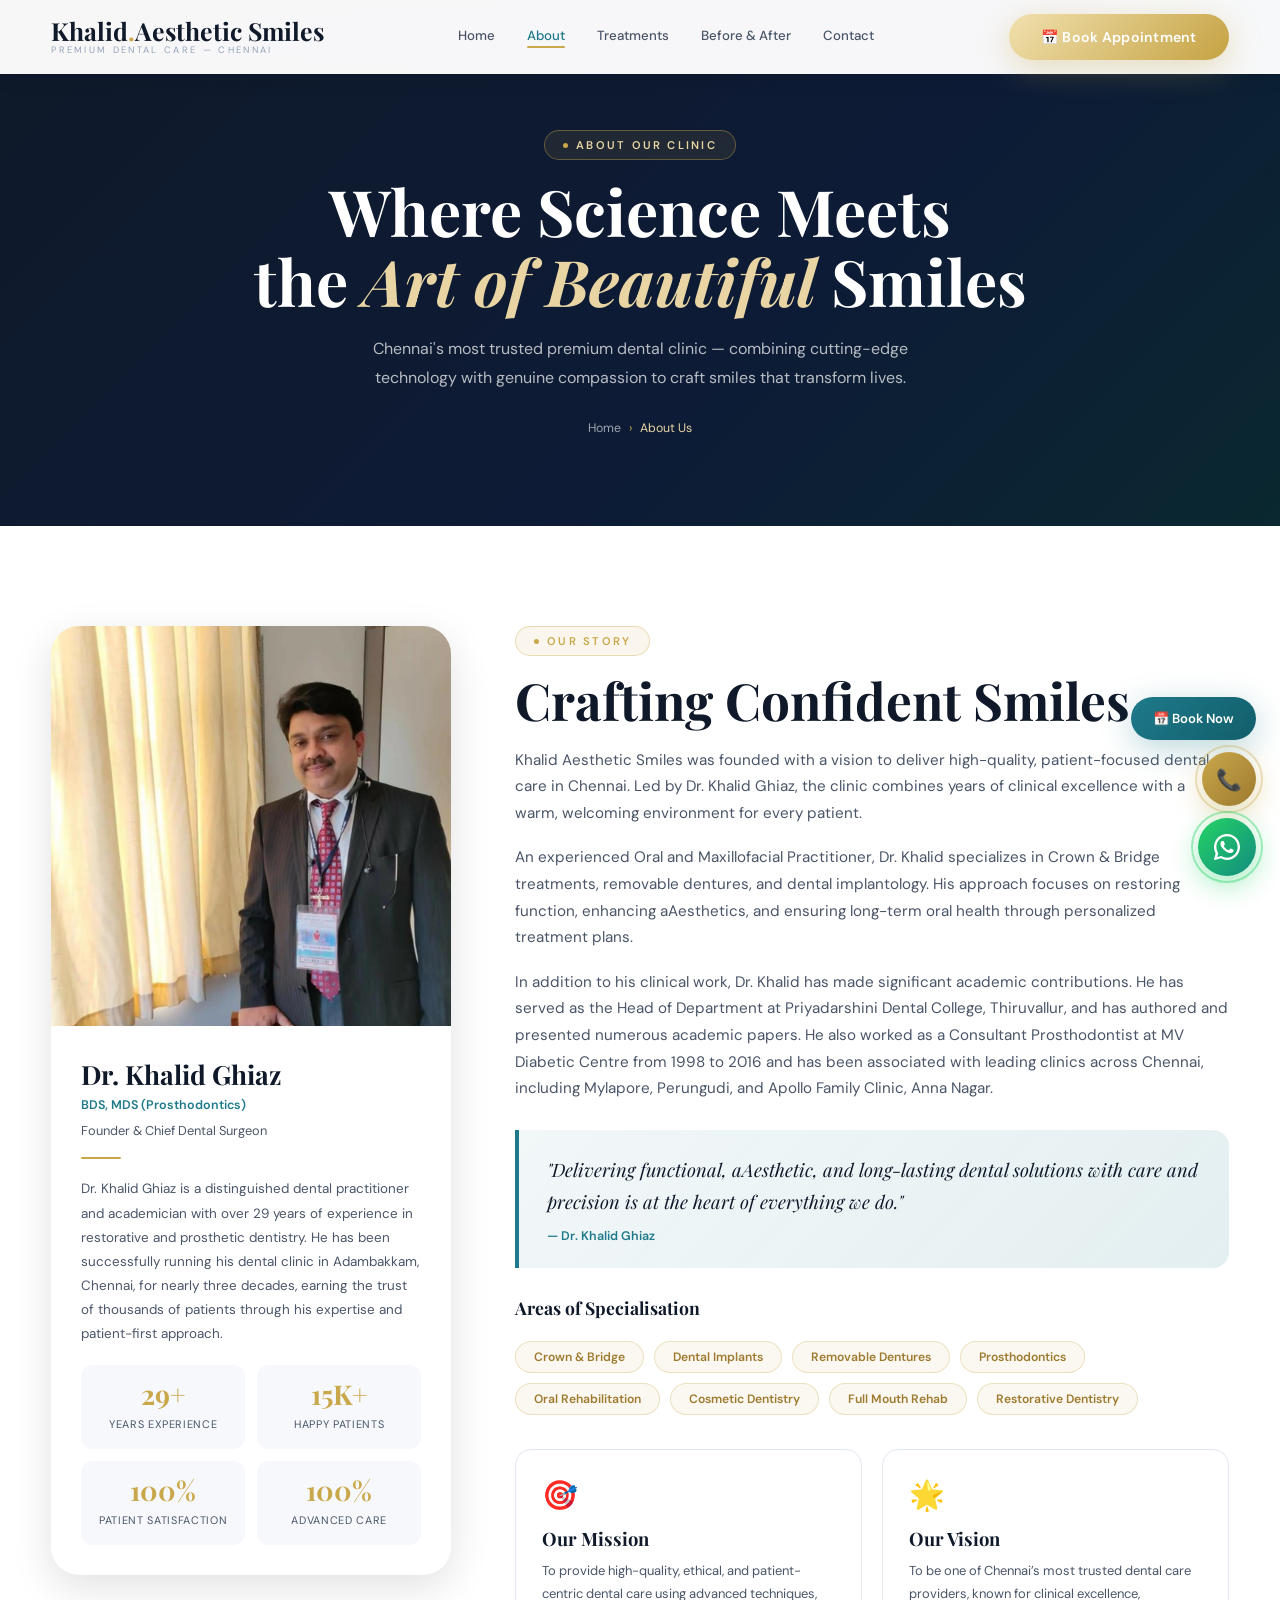
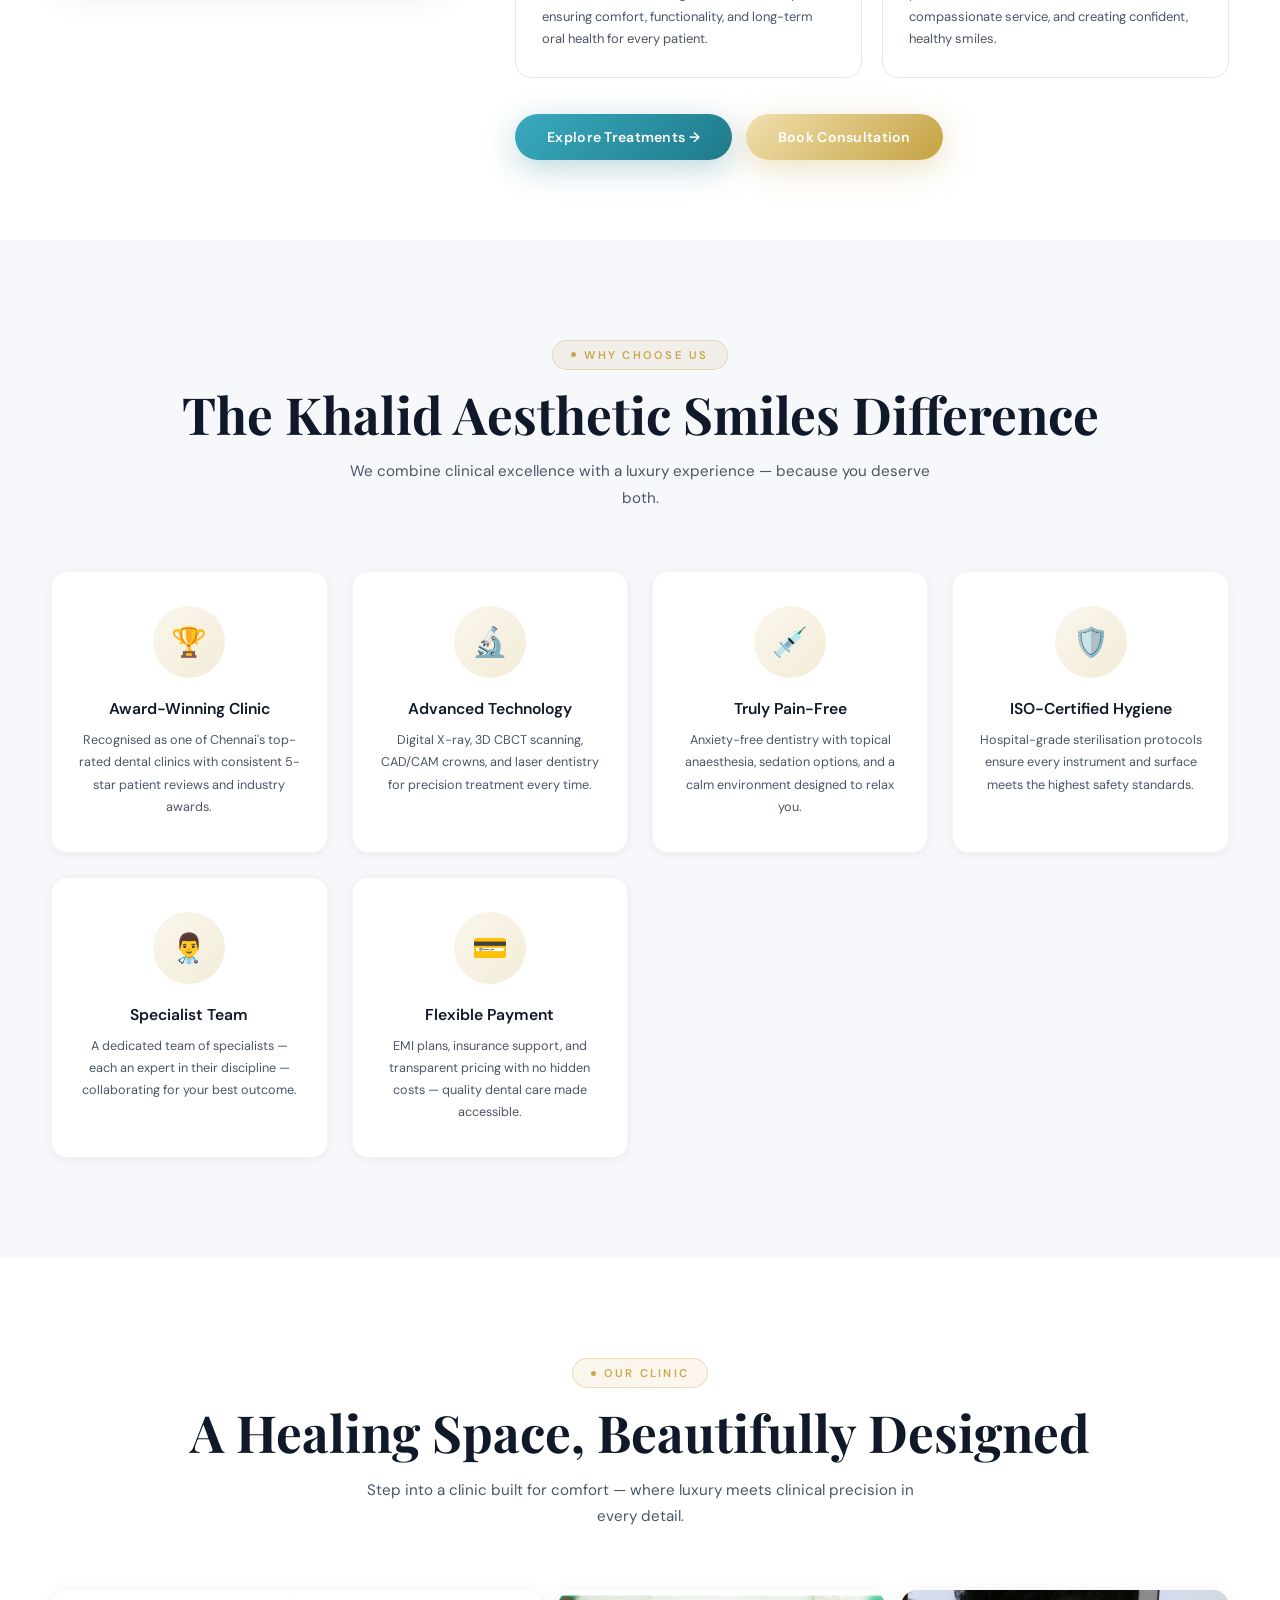
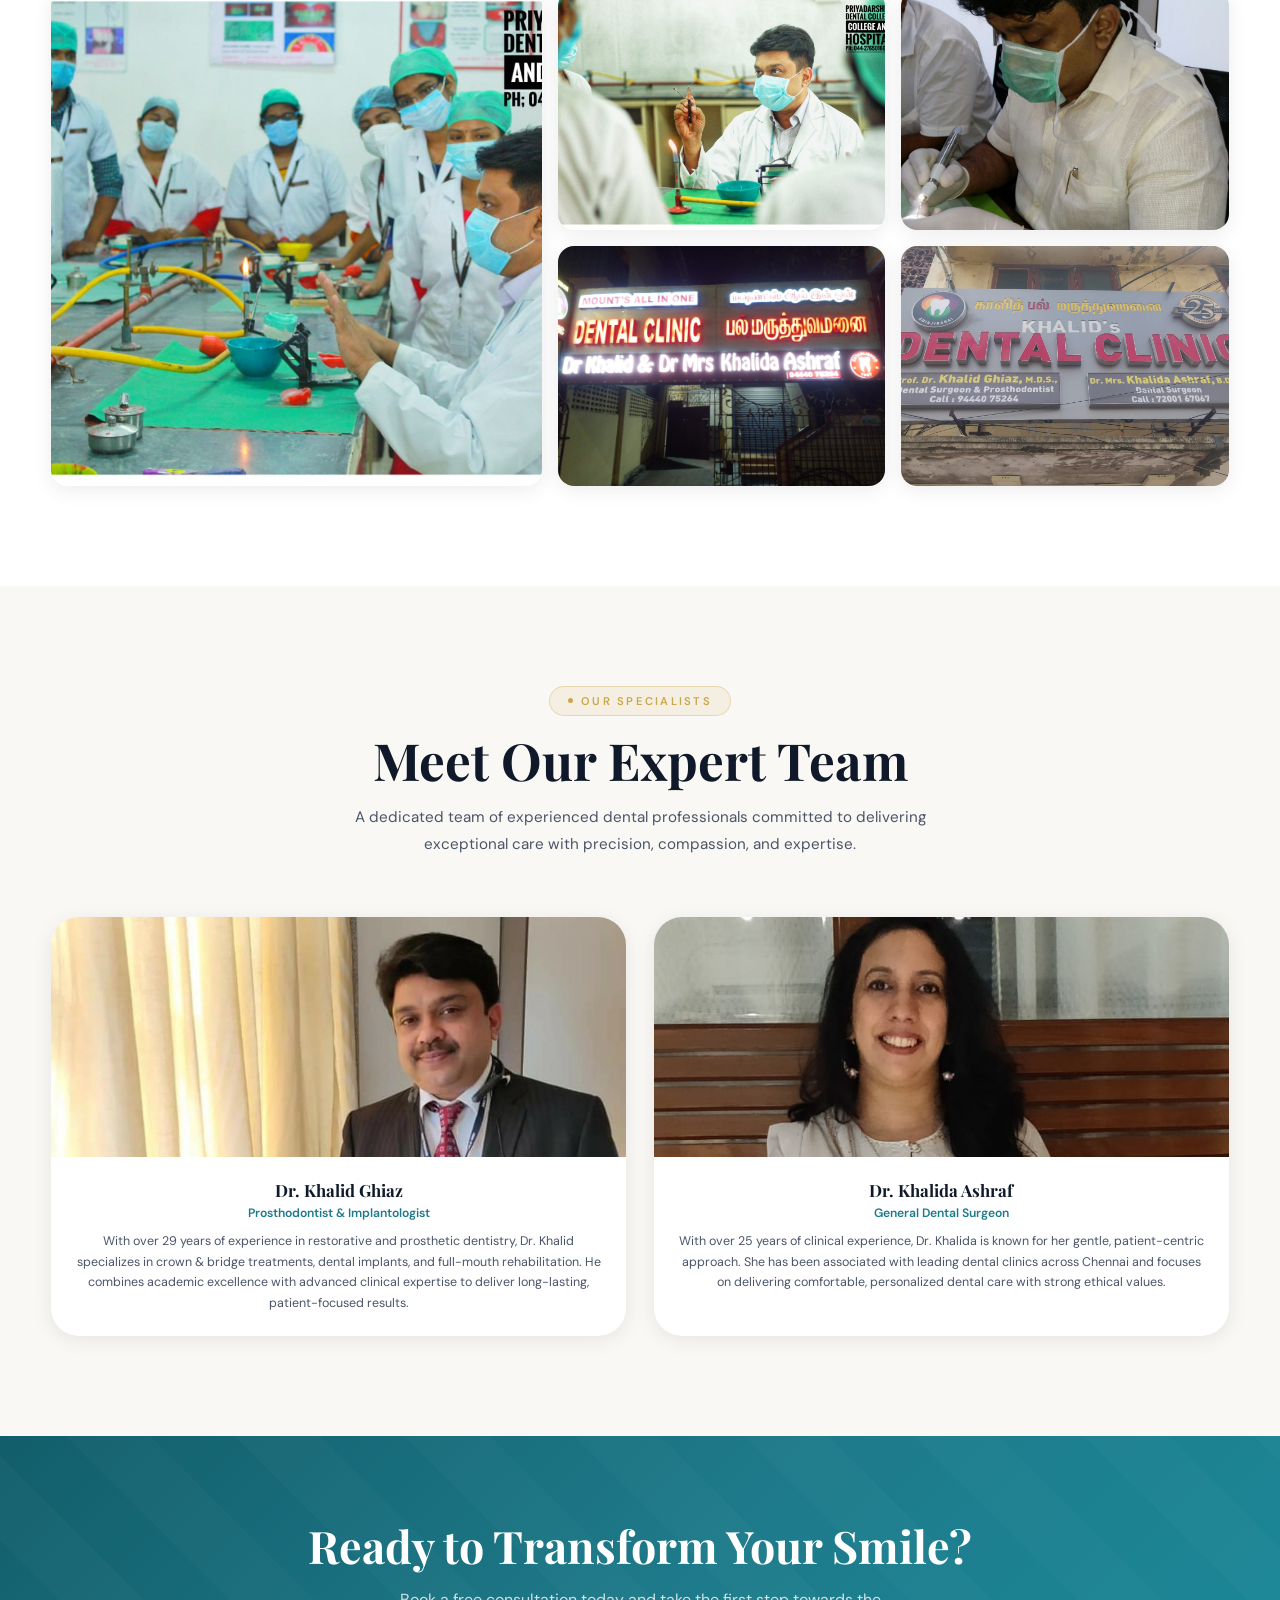
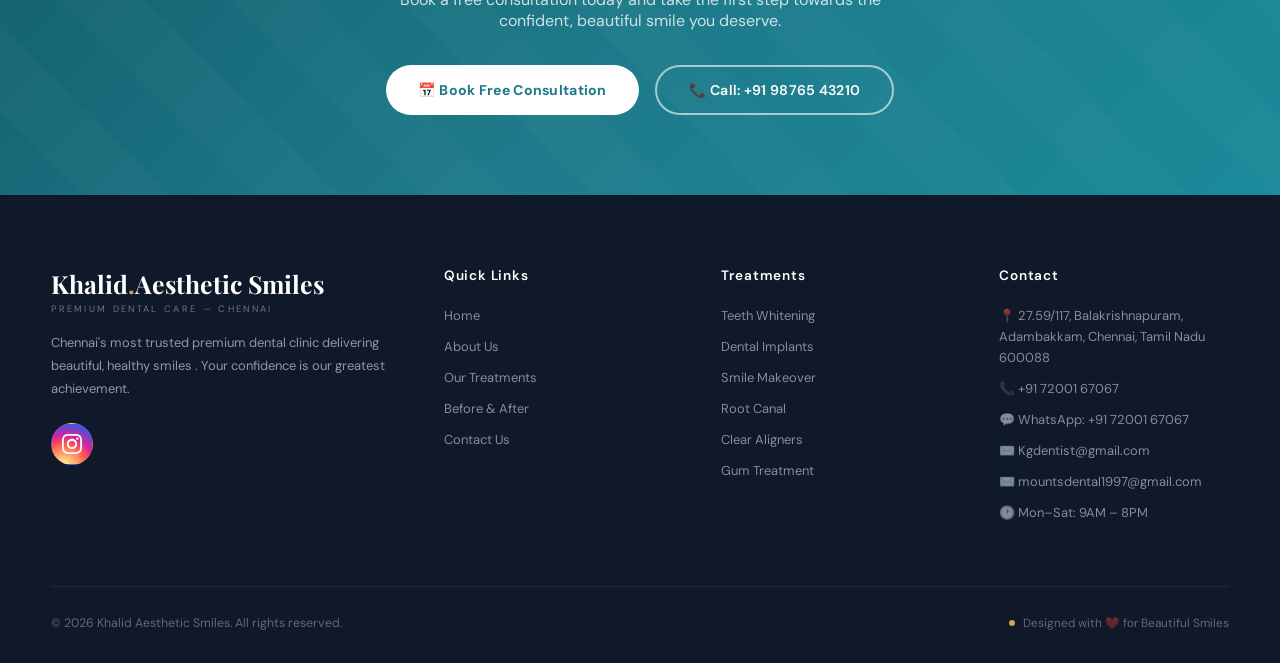
<file: pages/about.html>
<!DOCTYPE html>
<html lang="en">
<head>
<meta charset="UTF-8">
<meta name="viewport" content="width=device-width, initial-scale=1.0">
<title>About Us | Khalid Aesthetic Smiles – Premium Dental Care, Chennai</title>
<meta name="description" content="Meet the team behind Khalid Aesthetic Smiles, Chennai's premier dental clinic. Learn about our mission, values, and expert dental specialists.">
<link rel="preconnect" href="https://fonts.googleapis.com">
<link href="https://fonts.googleapis.com/css2?family=Playfair+Display:ital,wght@0,400;0,600;0,700;1,400;1,600&family=DM+Sans:wght@300;400;500;600&display=swap" rel="stylesheet">
<style>
/* ══════════════════════════════════════════════
   KHALID Aesthetic SMILES — ABOUT PAGE
   (Self-contained, mirrors main site design)
══════════════════════════════════════════════ */
:root {
  --gold: #C9A84C;
  --gold-lt: #E8D5A3;
  --gold-dk: #9E7A2E;
  --gold-shine: #F5E6B8;
  --teal: #1E7A8A;
  --teal-lt: #3AAABF;
  --teal-dk: #125E6B;
  --white: #FFFFFF;
  --off-white: #F7F8FC;
  --cream: #FAF8F4;
  --text: #0F1929;
  --text-md: #4A5568;
  --text-lt: #94A3B8;
  --shadow-xs: 0 2px 8px rgba(0,0,0,0.06);
  --shadow-sm: 0 4px 20px rgba(0,0,0,0.08);
  --shadow-md: 0 12px 40px rgba(0,0,0,0.12);
  --shadow-lg: 0 24px 60px rgba(0,0,0,0.18);
  --shadow-gold: 0 8px 32px rgba(201,168,76,0.35);
  --shadow-teal: 0 8px 32px rgba(30,122,138,0.3);
  --radius: 16px;
  --radius-lg: 28px;
  --ease: cubic-bezier(0.4,0,0.2,1);
  --spring: cubic-bezier(0.34,1.56,0.64,1);
  --t: 0.35s;
}
*, *::before, *::after { margin:0; padding:0; box-sizing:border-box; }
html { scroll-behavior:smooth; }
body { font-family:'DM Sans',sans-serif; color:var(--text); background:var(--white); overflow-x:hidden; }
img { max-width:100%; display:block; }
a { text-decoration:none; color:inherit; }
ul { list-style:none; }
.container { width:92%; max-width:1240px; margin:0 auto; }
.section-tag {
  display:inline-flex; align-items:center; gap:8px;
  font-size:0.7rem; font-weight:600; letter-spacing:0.2em; text-transform:uppercase;
  color:var(--gold); background:rgba(201,168,76,0.1);
  border:1px solid rgba(201,168,76,0.35); padding:7px 18px;
  border-radius:50px; margin-bottom:16px;
}
.section-tag::before { content:''; width:5px; height:5px; border-radius:50%; background:var(--gold); }
.section-title {
  font-family:'Playfair Display',serif;
  font-size:clamp(2rem,4vw,3.2rem);
  font-weight:700; line-height:1.1; color:var(--text); margin-bottom:16px;
}
.section-sub { font-size:0.95rem; color:var(--text-md); line-height:1.75; max-width:580px; }
.btn {
  display:inline-flex; align-items:center; gap:9px;
  padding:14px 32px; border-radius:50px;
  font-family:'DM Sans',sans-serif; font-size:0.88rem; font-weight:600;
  cursor:pointer; border:none; transition:all var(--t) var(--ease);
  letter-spacing:0.02em; position:relative; overflow:hidden;
}
.btn-gold {
  background:linear-gradient(135deg,var(--gold-shine),var(--gold),var(--gold-dk));
  background-size:200% 200%; background-position:0% 50%;
  color:#fff; box-shadow:var(--shadow-gold);
}
.btn-gold:hover { background-position:100% 50%; transform:translateY(-2px); box-shadow:0 16px 40px rgba(201,168,76,0.5); }
.btn-teal { background:linear-gradient(135deg,var(--teal-lt),var(--teal),var(--teal-dk)); background-size:200% 200%; color:#fff; box-shadow:var(--shadow-teal); }
.btn-teal:hover { transform:translateY(-2px); box-shadow:0 16px 40px rgba(30,122,138,0.45); background-position:100% 50%; }
.reveal { opacity:0; transform:translateY(40px); transition:opacity 0.75s ease,transform 0.75s ease; }
.reveal.visible { opacity:1; transform:none; }
.reveal-left { opacity:0; transform:translateX(-50px); transition:opacity 0.75s ease,transform 0.75s ease; }
.reveal-left.visible { opacity:1; transform:none; }
.reveal-right { opacity:0; transform:translateX(50px); transition:opacity 0.75s ease,transform 0.75s ease; }
.reveal-right.visible { opacity:1; transform:none; }
.d1{transition-delay:.1s}.d2{transition-delay:.2s}.d3{transition-delay:.3s}.d4{transition-delay:.4s}

/* ══ NAVBAR ══ */
#navbar {
  position:fixed; top:0; left:0; right:0; z-index:1000;
  padding:22px 0; transition:all var(--t) var(--ease);
  background:rgba(255,255,255,0.97); backdrop-filter:blur(24px) saturate(180%);
  box-shadow:0 1px 0 rgba(0,0,0,0.06),var(--shadow-sm);
  padding:14px 0;
}
.nav-inner { display:flex; align-items:center; justify-content:space-between; gap:20px; }
.logo { display:flex; flex-direction:column; line-height:1; gap:2px; }
.logo-main { font-family:'Playfair Display',serif; font-size:1.55rem; font-weight:700; color:var(--text); }
.logo-dot { color:var(--gold); }
.logo-sub { font-size:0.58rem; letter-spacing:0.25em; text-transform:uppercase; color:var(--text-lt); }
.nav-links { display:flex; align-items:center; gap:32px; }
.nav-links a {
  font-size:0.83rem; font-weight:500; color:var(--text-md);
  transition:all var(--t); position:relative; padding-bottom:4px;
}
.nav-links a::after {
  content:''; position:absolute; bottom:0; left:0; width:0;
  height:2px; background:var(--gold); border-radius:2px; transition:width var(--t);
}
.nav-links a:hover,
.nav-links a.active { color:var(--teal); }
.nav-links a:hover::after,
.nav-links a.active::after { width:100%; }
.nav-cta { display:flex; align-items:center; gap:10px; }
.hamburger { display:none; flex-direction:column; gap:5px; cursor:pointer; padding:6px; }
.hamburger span { width:26px; height:2px; background:var(--text); border-radius:2px; transition:all var(--t); display:block; }

/* Mobile Menu */
.mobile-menu {
  display:none; position:fixed; inset:0;
  background:rgba(255,255,255,0.98); backdrop-filter:blur(24px);
  z-index:999; flex-direction:column; align-items:center;
  justify-content:center; gap:28px;
}
.mobile-menu.open { display:flex; animation:fadeIn 0.25s ease; }
@keyframes fadeIn { from{opacity:0} to{opacity:1} }
.mobile-menu a { font-size:1.5rem; font-family:'Playfair Display',serif; font-weight:600; color:var(--text); transition:color var(--t); }
.mobile-menu a:hover { color:var(--teal); }
.mobile-close { position:absolute; top:24px; right:28px; font-size:1.6rem; cursor:pointer; color:var(--text-md); }

/* ══ PAGE HERO ══ */
.page-hero {
  padding:130px 0 90px;
  background:linear-gradient(135deg,var(--text) 0%,#0D1B36 60%,#0A2830 100%);
  position:relative; overflow:hidden; text-align:center;
}
.page-hero::before {
  content:''; position:absolute; inset:0;
  background:url('https://images.unsplash.com/photo-1609840114035-3c981b782dfe?w=1600&q=60') center/cover;
  opacity:0.07;
}
.page-hero-content { position:relative; z-index:2; }
.page-hero .section-tag { color:var(--gold-lt); border-color:rgba(201,168,76,0.4); background:rgba(201,168,76,0.1); }
.page-hero h1 {
  font-family:'Playfair Display',serif;
  font-size:clamp(2.4rem,5vw,4.2rem);
  color:var(--white); font-weight:700; margin-bottom:18px; line-height:1.1;
}
.page-hero h1 em { color:var(--gold-lt); font-style:italic; }
.page-hero p { color:rgba(255,255,255,0.7); font-size:1rem; max-width:560px; margin:0 auto; line-height:1.8; }
.breadcrumb {
  display:flex; align-items:center; justify-content:center; gap:8px;
  margin-top:28px; font-size:0.77rem; color:rgba(255,255,255,0.45);
}
.breadcrumb a { color:rgba(255,255,255,0.6); transition:color var(--t); }
.breadcrumb a:hover { color:var(--gold-lt); }
.breadcrumb span { color:var(--gold); }

/* ══ DOCTOR SECTION ══ */
.doctor-section { padding:100px 0 80px; background:var(--white); }
.doctor-grid { display:grid; grid-template-columns:400px 1fr; gap:64px; align-items:start; }
.doctor-card {
  background:var(--white); border-radius:var(--radius-lg);
  overflow:hidden; box-shadow:var(--shadow-md);
  position:sticky; top:100px;
}
.doctor-img { height:400px; overflow:hidden; }
.doctor-img img { width:100%; height:100%; object-fit:cover; transition:transform 0.6s ease; }
.doctor-card:hover .doctor-img img { transform:scale(1.04); }
.doctor-body { padding:30px; }
.doctor-name { font-family:'Playfair Display',serif; font-size:1.65rem; font-weight:700; margin-bottom:4px; }
.doctor-qual { font-size:0.78rem; color:var(--teal); font-weight:600; margin-bottom:6px; line-height:1.6; }
.doctor-role { font-size:0.8rem; color:var(--text-md); margin-bottom:18px; }
.doctor-divider { width:40px; height:2px; background:var(--gold); border-radius:2px; margin-bottom:18px; }
.doctor-bio { font-size:0.84rem; color:var(--text-md); line-height:1.8; margin-bottom:18px; }
.doctor-stats { display:grid; grid-template-columns:1fr 1fr; gap:12px; margin-top:18px; }
.doc-stat { background:var(--off-white); border-radius:12px; padding:16px; text-align:center; }
.doc-stat strong { display:block; font-family:'Playfair Display',serif; font-size:1.7rem; color:var(--gold); line-height:1; margin-bottom:4px; }
.doc-stat span { font-size:0.68rem; color:var(--text-md); text-transform:uppercase; letter-spacing:0.06em; }

.doctor-info-text .section-tag { margin-bottom:16px; }
.doctor-info-text .section-title { margin-bottom:18px; }
.doctor-info-text .section-sub { max-width:100%; margin-bottom:18px; }
.doctor-quote {
  margin:28px 0; padding:24px 28px;
  background:linear-gradient(135deg,rgba(30,122,138,0.06),rgba(30,122,138,0.12));
  border-left:4px solid var(--teal); border-radius:0 var(--radius) var(--radius) 0;
}
.doctor-quote blockquote {
  font-family:'Playfair Display',serif; font-size:1.15rem;
  font-style:italic; color:var(--text); line-height:1.75;
}
.doctor-quote cite { display:block; margin-top:10px; font-size:0.78rem; color:var(--teal); font-style:normal; font-weight:600; }
.specialties { display:flex; flex-wrap:wrap; gap:10px; margin-top:22px; }
.spec-tag {
  padding:7px 18px; border-radius:50px;
  background:rgba(201,168,76,0.08); border:1px solid rgba(201,168,76,0.3);
  color:var(--gold-dk); font-size:0.76rem; font-weight:600;
  transition:all var(--t);
}
.spec-tag:hover { background:var(--gold); color:#fff; border-color:var(--gold); }
.vision-mission { display:grid; grid-template-columns:1fr 1fr; gap:20px; margin-top:34px; }
.vm-card {
  padding:26px; border-radius:var(--radius);
  border:1.5px solid #E2E8F0; transition:all var(--t);
}
.vm-card:hover { border-color:var(--gold-lt); box-shadow:var(--shadow-sm); transform:translateY(-3px); }
.vm-icon { font-size:1.8rem; margin-bottom:12px; }
.vm-card h4 { font-family:'Playfair Display',serif; font-size:1.15rem; font-weight:700; margin-bottom:9px; }
.vm-card p { font-size:0.81rem; color:var(--text-md); line-height:1.75; }

/* ══ WHY CHOOSE ══ */
.why-choose { padding:100px 0; background:var(--off-white); }
.why-header { text-align:center; margin-bottom:60px; }
.why-header .section-sub { margin:0 auto; }
.why-grid { display:grid; grid-template-columns:repeat(auto-fit,minmax(230px,1fr)); gap:24px; }
.why-card {
  background:var(--white); border-radius:var(--radius); padding:34px 24px;
  text-align:center; box-shadow:var(--shadow-xs); transition:all var(--t);
  border:1px solid rgba(0,0,0,0.04);
}
.why-card:hover { transform:translateY(-8px); box-shadow:var(--shadow-md); }
.why-icon {
  width:72px; height:72px; border-radius:50%;
  background:linear-gradient(135deg,rgba(201,168,76,0.1),rgba(201,168,76,0.22));
  margin:0 auto 20px; display:flex; align-items:center; justify-content:center;
  font-size:1.8rem; transition:all var(--t);
}
.why-card:hover .why-icon { background:linear-gradient(135deg,var(--teal),var(--teal-lt)); }
.why-card h4 { font-size:0.98rem; font-weight:600; margin-bottom:10px; }
.why-card p { font-size:0.79rem; color:var(--text-md); line-height:1.75; }

/* ══ CLINIC GALLERY ══ */
.clinic-gallery { padding:100px 0; background:var(--white); }
.gallery-header { text-align:center; margin-bottom:60px; }
.gallery-header .section-sub { margin:0 auto; }
.gallery-grid {
  display:grid;
  grid-template-columns:1.5fr 1fr 1fr;
  grid-template-rows:240px 240px;
  gap:16px;
}
.gal-item { border-radius:var(--radius); overflow:hidden; box-shadow:var(--shadow-sm); }
.gal-item:first-child { grid-row:1/3; }
.gal-item img { width:100%; height:100%; object-fit:cover; transition:transform 0.5s ease; display:block; }
.gal-item:hover img { transform:scale(1.06); }

/* ══ TEAM SECTION ══ */
.team-section { padding:100px 0; background:var(--cream); }
.team-header { text-align:center; margin-bottom:60px; }
.team-header .section-sub { margin:0 auto; }
.team-grid { display:grid; grid-template-columns:repeat(auto-fit,minmax(240px,1fr)); gap:28px; }
.team-card {
  background:var(--white); border-radius:var(--radius-lg);
  overflow:hidden; box-shadow:var(--shadow-sm);
  transition:all var(--t); text-align:center;
}
.team-card:hover { transform:translateY(-8px); box-shadow:var(--shadow-md); }
.team-img { height:240px; overflow:hidden; }
.team-img img { width:100%; height:100%; object-fit:cover; transition:transform 0.5s ease; }
.team-card:hover .team-img img { transform:scale(1.06); }
.team-body { padding:22px; }
.team-body h4 { font-family:'Playfair Display',serif; font-size:1.05rem; font-weight:700; margin-bottom:4px; }
.team-body .team-role { font-size:0.76rem; color:var(--teal); font-weight:600; margin-bottom:10px; }
.team-body p { font-size:0.78rem; color:var(--text-md); line-height:1.65; }

/* ══ CTA STRIP ══ */
.cta-strip {
  padding:80px 0;
  background:linear-gradient(135deg,var(--teal-dk),var(--teal),#1A8A9A);
  text-align:center; position:relative; overflow:hidden;
}
.cta-strip::before {
  content:''; position:absolute; inset:0;
  background:repeating-linear-gradient(45deg,transparent,transparent 60px,rgba(255,255,255,0.02) 60px,rgba(255,255,255,0.02) 120px);
}
.cta-inner { position:relative; z-index:2; }
.cta-strip h2 { font-family:'Playfair Display',serif; font-size:clamp(1.8rem,3.5vw,3rem); color:var(--white); margin-bottom:14px; }
.cta-strip p { color:rgba(255,255,255,0.78); font-size:1rem; margin-bottom:34px; max-width:520px; margin-left:auto; margin-right:auto; }
.cta-btns { display:flex; justify-content:center; gap:16px; flex-wrap:wrap; }
.btn-white { background:var(--white); color:var(--teal); font-weight:700; }
.btn-white:hover { transform:translateY(-2px); box-shadow:var(--shadow-lg); }
.btn-outline-white { background:transparent; color:var(--white); border:2px solid rgba(255,255,255,0.6); font-weight:600; }
.btn-outline-white:hover { background:rgba(255,255,255,0.12); border-color:rgba(255,255,255,0.9); }

/* ══ FOOTER ══ */
footer { background:var(--text); color:rgba(255,255,255,0.7); padding:72px 0 32px; }
.footer-grid { display:grid; grid-template-columns:1.5fr 1fr 1fr 1fr; gap:48px; margin-bottom:54px; }
.footer-brand .flogo { font-family:'Playfair Display',serif; font-size:1.55rem; font-weight:700; color:var(--white); }
.footer-about { font-size:0.81rem; line-height:1.8; margin-top:16px; color:rgba(255,255,255,0.55); }
.footer-socials { display:flex; gap:10px; margin-top:22px; }
.social-btn { width:40px; height:40px; border-radius:50%; background:rgba(255,255,255,0.07); display:flex; align-items:center; justify-content:center; color:rgba(255,255,255,0.55); font-size:0.85rem; transition:all var(--t); border:1px solid rgba(255,255,255,0.1); }
.social-btn:hover { background:var(--gold); color:#fff; border-color:var(--gold); transform:translateY(-2px); }
.footer-col h4 { font-size:0.85rem; font-weight:600; color:var(--white); margin-bottom:20px; letter-spacing:0.06em; }
.footer-col ul li { margin-bottom:10px; }
.footer-col ul li a { font-size:0.81rem; color:rgba(255,255,255,0.5); transition:all var(--t); }
.footer-col ul li a:hover { color:var(--gold-lt); padding-left:4px; }
.footer-bottom { border-top:1px solid rgba(255,255,255,0.07); padding-top:28px; display:flex; justify-content:space-between; align-items:center; flex-wrap:wrap; gap:14px; }
.footer-copy { font-size:0.77rem; color:rgba(255,255,255,0.35); }
.footer-badge { display:flex; align-items:center; gap:8px; font-size:0.74rem; color:rgba(255,255,255,0.35); }
.footer-badge .gold-dot { width:6px; height:6px; border-radius:50%; background:var(--gold); }

/* ══ FLOATING ACTIONS ══ */
.float-actions {
  position:fixed; right:24px; bottom:24px; z-index:900;
  display:flex; flex-direction:column; align-items:flex-end; gap:12px;
}
.float-wa {
  width:58px; height:58px; border-radius:50%;
  background:linear-gradient(135deg,#25D366,#128C7E);
  color:#fff; display:flex; align-items:center; justify-content:center;
  box-shadow:0 8px 28px rgba(37,211,102,0.45); transition:all var(--t) var(--spring);
  position:relative; cursor:pointer; text-decoration:none;
}
.float-wa:hover { transform:scale(1.12) translateY(-3px); }
.float-wa::before { content:''; position:absolute; inset:-7px; border-radius:50%; border:2px solid rgba(37,211,102,0.4); animation:waRing 2.4s infinite; }
@keyframes waRing { 0%{transform:scale(1);opacity:0.7} 100%{transform:scale(1.6);opacity:0} }
.float-call {
  width:54px; height:54px; border-radius:50%;
  background:linear-gradient(135deg,var(--gold),var(--gold-dk));
  color:#fff; display:flex; align-items:center; justify-content:center;
  font-size:1.3rem; box-shadow:0 8px 28px rgba(201,168,76,0.45);
  transition:all var(--t) var(--spring); text-decoration:none; position:relative;
}
.float-call:hover { transform:scale(1.1) translateY(-3px); }
.float-call::before { content:''; position:absolute; inset:-7px; border-radius:50%; border:2px solid rgba(201,168,76,0.35); animation:callRing 2.4s infinite 1.2s; }
@keyframes callRing { 0%{transform:scale(1);opacity:0.7} 100%{transform:scale(1.6);opacity:0} }
.float-book {
  background:linear-gradient(135deg,var(--teal),var(--teal-dk));
  color:#fff; border:none; border-radius:50px;
  padding:13px 22px; font-family:'DM Sans',sans-serif;
  font-size:0.82rem; font-weight:600; cursor:pointer;
  box-shadow:var(--shadow-teal); display:flex; align-items:center; gap:8px;
  transition:all var(--t) var(--spring); white-space:nowrap;
}
.float-book:hover { transform:translateY(-4px); }
.float-wa-wrap, .float-call-wrap { position:relative; display:flex; align-items:center; }
.float-tooltip {
  position:absolute; right:68px; background:rgba(15,25,41,0.9);
  color:#fff; font-size:0.74rem; font-weight:500; padding:5px 12px;
  border-radius:8px; white-space:nowrap; pointer-events:none;
  opacity:0; transform:translateX(8px); transition:all 0.2s;
}
.float-wa-wrap:hover .float-tooltip,
.float-call-wrap:hover .float-tooltip { opacity:1; transform:translateX(0); }

/* ══ RESPONSIVE ══ */
@media(max-width:1024px){
  .doctor-grid { grid-template-columns:1fr; gap:40px; }
  .doctor-card { position:static; }
  .footer-grid { grid-template-columns:1fr 1fr; gap:36px; }
  .gallery-grid { grid-template-columns:1fr 1fr; grid-template-rows:auto; }
  .gal-item:first-child { grid-row:auto; }
  .gal-item img, .gal-item:first-child img { height:200px!important; }
  .vision-mission { grid-template-columns:1fr; }
}
@media(max-width:768px){
  .nav-links,.nav-cta { display:none; }
  .hamburger { display:flex; }
  .gallery-grid { grid-template-columns:1fr; }
  .footer-grid { grid-template-columns:1fr; }
  .why-grid { grid-template-columns:1fr 1fr; }
  .team-grid { grid-template-columns:1fr; }
  .float-book { display:none; }
}
@media(max-width:480px){
  .why-grid { grid-template-columns:1fr; }
  .team-grid { grid-template-columns:1fr; }
  .cta-btns { flex-direction:column; align-items:center; }
}
.social-btn {
  display: inline-flex;
  align-items: center;
  justify-content: center;
  width: 42px;
  height: 42px;
  border-radius: 50%;
  text-decoration: none;
  transition: transform 0.18s, opacity 0.18s;
}
.social-btn:hover { transform: scale(1.1); opacity: 0.88; }

.social-btn.fb { background: #1877F2; }
.social-btn.ig { background: radial-gradient(circle at 30% 107%, #fdf497 0%, #fdf497 5%, #fd5949 45%, #d6249f 60%, #285AEB 90%); }
.social-btn.yt { background: #FF0000; }
.social-btn.li { background: #0A66C2; }
.team-img img {
  width: 100%;
  height: 100%;
  object-fit: cover;
  object-position: center 30%;
}
</style>
</head>         
<body>

<!-- ══ NAVBAR ══ -->
<nav id="navbar">
  <div class="container">
    <div class="nav-inner">
      <a class="logo" href="../index.html">
        <span class="logo-main">Khalid<span class="logo-dot">.</span>Aesthetic Smiles</span>
        <span class="logo-sub">Premium Dental Care — Chennai</span>
      </a>
      <div class="nav-links">
        <a href="../index.html">Home</a>
        <a href="about.html" class="active">About</a>
        <a href="treatments.html">Treatments</a>
        <a href="before-after.html">Before &amp; After</a>
        <a href="contact.html">Contact</a>
      </div>
      <div class="nav-cta">
        <button class="btn btn-gold" onclick="scrollToAppt()">📅 Book Appointment</button>
      </div>
      <div class="hamburger" onclick="toggleMobile()">
        <span></span><span></span><span></span>
      </div>
    </div>
  </div>
</nav>

<!-- Mobile Menu -->
<div class="mobile-menu" id="mobileMenu">
  <span class="mobile-close" onclick="toggleMobile()">✕</span>
  <a href="../index.html" onclick="toggleMobile()">Home</a>
  <a href="about.html" onclick="toggleMobile()">About Us</a>
  <a href="treatments.html" onclick="toggleMobile()">Treatments</a>
  <a href="before-after.html" onclick="toggleMobile()">Before &amp; After</a>
  <a href="contact.html" onclick="toggleMobile()">Contact</a>
  <button class="btn btn-gold" onclick="scrollToAppt();toggleMobile()">📅 Book Appointment</button>
</div>

<!-- ══ PAGE HERO ══ -->
<section class="page-hero">
  <div class="container page-hero-content">
    <div class="section-tag">About Our Clinic</div>
    <h1>Where Science Meets<br>the <em>Art of Beautiful</em> Smiles</h1>
    <p>Chennai's most trusted premium dental clinic — combining cutting-edge technology with genuine compassion to craft smiles that transform lives.</p>
    <div class="breadcrumb">
      <a href="../index.html">Home</a>
      <span>›</span>
      <span style="color:var(--gold-lt)">About Us</span>
    </div>
  </div>
</section>

<!-- ══ DOCTOR / ABOUT SECTION ══ -->
<!-- ══ DOCTOR / ABOUT SECTION ══ -->
<section class="doctor-section">
  <div class="container">
    <div class="doctor-grid">

      <!-- Doctor Card -->
      <div class="doctor-card reveal-left">
        <div class="doctor-img">
          <img src="../img/doctor.jpg" alt="Dr. Khalid Ghiaz">
        </div>
        <div class="doctor-body">
          <div class="doctor-name">Dr. Khalid Ghiaz</div>
          <div class="doctor-qual">BDS, MDS (Prosthodontics)</div>
          <div class="doctor-role">Founder & Chief Dental Surgeon</div>
          <div class="doctor-divider"></div>

          <div class="doctor-bio">
            Dr. Khalid Ghiaz is a distinguished dental practitioner and academician with over 29 years of experience in restorative and prosthetic dentistry. He has been successfully running his dental clinic in Adambakkam, Chennai, for nearly three decades, earning the trust of thousands of patients through his expertise and patient-first approach.
          </div>

          <div class="doctor-stats">
            <div class="doc-stat">
              <strong>29+</strong>
              <span>Years Experience</span>
            </div>
            <div class="doc-stat">
              <strong>15K+</strong>
              <span>Happy Patients</span>
            </div>
            <div class="doc-stat">
              <strong>100%</strong>
              <span>Patient Satisfaction</span>
            </div>
            <div class="doc-stat">
              <strong>100%</strong>
              <span>Advanced Care</span>
            </div>
          </div>
        </div>
      </div>

      <!-- Doctor Info -->
      <div class="doctor-info-text reveal-right">
        <div class="section-tag">Our Story</div>
        <h2 class="section-title">Crafting Confident Smiles </h2>

        <p class="section-sub">
          Khalid Aesthetic Smiles was founded with a vision to deliver high-quality, patient-focused dental care in Chennai. Led by Dr. Khalid Ghiaz, the clinic combines years of clinical excellence with a warm, welcoming environment for every patient.
        </p>

        <p class="section-sub" style="margin-top:14px;">
          An experienced Oral and Maxillofacial Practitioner, Dr. Khalid specializes in Crown & Bridge treatments, removable dentures, and dental implantology. His approach focuses on restoring function, enhancing aAesthetics, and ensuring long-term oral health through personalized treatment plans.
        </p>

        <p class="section-sub" style="margin-top:14px;">
          In addition to his clinical work, Dr. Khalid has made significant academic contributions. He has served as the Head of Department at Priyadarshini Dental College, Thiruvallur, and has authored and presented numerous academic papers. He also worked as a Consultant Prosthodontist at MV Diabetic Centre from 1998 to 2016 and has been associated with leading clinics across Chennai, including Mylapore, Perungudi, and Apollo Family Clinic, Anna Nagar.
        </p>

        <div class="doctor-quote">
          <blockquote>
            "Delivering functional, aAesthetic, and long-lasting dental solutions with care and precision is at the heart of everything we do."
          </blockquote>
          <cite>— Dr. Khalid Ghiaz</cite>
        </div>

        <h3 style="font-family:'Playfair Display',serif;font-size:1.1rem;margin-bottom:14px;font-weight:700;">
          Areas of Specialisation
        </h3>

        <div class="specialties">
          <span class="spec-tag">Crown & Bridge</span>
          <span class="spec-tag">Dental Implants</span>
          <span class="spec-tag">Removable Dentures</span>
          <span class="spec-tag">Prosthodontics</span>
          <span class="spec-tag">Oral Rehabilitation</span>
          <span class="spec-tag">Cosmetic Dentistry</span>
          <span class="spec-tag">Full Mouth Rehab</span>
          <span class="spec-tag">Restorative Dentistry</span>
        </div>

        <div class="vision-mission">
          <div class="vm-card reveal d1">
            <div class="vm-icon">🎯</div>
            <h4>Our Mission</h4>
            <p>
              To provide high-quality, ethical, and patient-centric dental care using advanced techniques, ensuring comfort, functionality, and long-term oral health for every patient.
            </p>
          </div>

          <div class="vm-card reveal d2">
            <div class="vm-icon">🌟</div>
            <h4>Our Vision</h4>
            <p>
              To be one of Chennai’s most trusted dental care providers, known for clinical excellence, compassionate service, and creating confident, healthy smiles.
            </p>
          </div>
        </div>

        <div style="margin-top:36px;display:flex;gap:14px;flex-wrap:wrap;">
          <a class="btn btn-teal" href="treatments.html">Explore Treatments →</a>
          <a class="btn btn-gold" href="contact.html">Book Consultation</a>
        </div>
      </div>

    </div>
  </div>
</section>
<!-- ══ WHY CHOOSE US ══ -->
<section class="why-choose">
  <div class="container">
    <div class="why-header">
      <div class="section-tag reveal">Why Choose Us</div>
      <h2 class="section-title reveal d1">The Khalid Aesthetic Smiles Difference</h2>
      <p class="section-sub reveal d2">We combine clinical excellence with a luxury experience — because you deserve both.</p>
    </div>
    <div class="why-grid">
      <div class="why-card reveal d1">
        <div class="why-icon">🏆</div>
        <h4>Award-Winning Clinic</h4>
        <p>Recognised as one of Chennai's top-rated dental clinics with consistent 5-star patient reviews and industry awards.</p>
      </div>
      <div class="why-card reveal d2">
        <div class="why-icon">🔬</div>
        <h4>Advanced Technology</h4>
        <p>Digital X-ray, 3D CBCT scanning, CAD/CAM crowns, and laser dentistry for precision treatment every time.</p>
      </div>
      <div class="why-card reveal d3">
        <div class="why-icon">💉</div>
        <h4>Truly Pain-Free</h4>
        <p>Anxiety-free dentistry with topical anaesthesia, sedation options, and a calm environment designed to relax you.</p>
      </div>
      <div class="why-card reveal d4">
        <div class="why-icon">🛡️</div>
        <h4>ISO-Certified Hygiene</h4>
        <p>Hospital-grade sterilisation protocols ensure every instrument and surface meets the highest safety standards.</p>
      </div>
      <div class="why-card reveal">
        <div class="why-icon">👨‍⚕️</div>
        <h4>Specialist Team</h4>
        <p>A dedicated team of specialists — each an expert in their discipline — collaborating for your best outcome.</p>
      </div>
      <div class="why-card reveal d1">
        <div class="why-icon">💳</div>
        <h4>Flexible Payment</h4>
        <p>EMI plans, insurance support, and transparent pricing with no hidden costs — quality dental care made accessible.</p>
      </div>
    </div>
  </div>
</section>

<!-- ══ CLINIC GALLERY ══ -->
<section class="clinic-gallery">
  <div class="container">
    <div class="gallery-header">
      <div class="section-tag reveal">Our Clinic</div>
      <h2 class="section-title reveal d1">A Healing Space, Beautifully Designed</h2>
      <p class="section-sub reveal d2">Step into a clinic built for comfort — where luxury meets clinical precision in every detail.</p>
    </div>
    <div class="gallery-grid">
      <div class="gal-item reveal-left">
        <img src="../img/banner_image1.jpg" alt="Clinic Reception">
      </div>
      <div class="gal-item reveal d1">
        <img src="../img/banner_image2.jpg" alt="Treatment Room">
      </div>
      <div class="gal-item reveal d2">
        <img src="../img/c3.jpg" alt="Dental Equipment">
      </div>
      <div class="gal-item reveal d3">
        <img src="../img/c4.jpg" alt="Consultation">
      </div>
      <div class="gal-item reveal d4">
        <img src="../img/c5.jpg" alt="Team">
      </div>
    </div>
  </div>
</section>

<!-- ══ TEAM ══ -->
<section class="team-section">
  <div class="container">
    <div class="team-header">
      <div class="section-tag reveal">Our Specialists</div>
      <h2 class="section-title reveal d1">Meet Our Expert Team</h2>
      <p class="section-sub reveal d2">
        A dedicated team of experienced dental professionals committed to delivering exceptional care with precision, compassion, and expertise.
      </p>
    </div>

    <div class="team-grid">

      <!-- Doctor 1 -->
      <div class="team-card reveal d1">
        <div class="team-img">
          <img src="../img/doctor.jpg" alt="Dr. Khalid Ghiaz">
        </div>
        <div class="team-body">
          <h4>Dr. Khalid Ghiaz</h4>
          <div class="team-role">Prosthodontist & Implantologist</div>
          <p>
            With over 29 years of experience in restorative and prosthetic dentistry, Dr. Khalid specializes in crown & bridge treatments, dental implants, and full-mouth rehabilitation. He combines academic excellence with advanced clinical expertise to deliver long-lasting, patient-focused results.
          </p>
        </div>
      </div>

      <!-- Doctor 2 -->
      <div class="team-card reveal d2">
        <div class="team-img">
          <img src="../img/doctor2.jpg" alt="Dr. Khalida Ashraf">
        </div>
        <div class="team-body">
          <h4>Dr. Khalida Ashraf</h4>
          <div class="team-role">General Dental Surgeon</div>
          <p>
            With over 25 years of clinical experience, Dr. Khalida is known for her gentle, patient-centric approach. She has been associated with leading dental clinics across Chennai and focuses on delivering comfortable, personalized dental care with strong ethical values.
          </p>
        </div>
      </div>

    </div>
  </div>
</section>
<!-- ══ CTA STRIP ══ -->
<section class="cta-strip">
  <div class="container cta-inner">
    <h2>Ready to Transform Your Smile?</h2>
    <p>Book a free consultation today and take the first step towards the confident, beautiful smile you deserve.</p>
    <div class="cta-btns">
      <button class="btn btn-white" onclick="scrollToAppt()">📅 Book Free Consultation</button>
      <a class="btn btn-outline-white" href="tel:+919876543210">📞 Call: +91 98765 43210</a>
    </div>
  </div>
</section>

<!-- ══ FOOTER ══ -->
<footer>
  <div class="container">
    <div class="footer-grid">
      <div class="footer-brand">
        <div class="flogo">Khalid<span style="color:var(--gold)">.</span>Aesthetic Smiles</div>
        <div style="font-size:0.58rem;letter-spacing:0.25em;text-transform:uppercase;color:rgba(255,255,255,0.4);margin-top:3px">Premium Dental Care — Chennai</div>
        <p class="footer-about">Chennai's most trusted premium dental clinic delivering beautiful, healthy smiles . Your confidence is our greatest achievement.</p>
         <div class="footer-socials">
  
  <!-- Instagram -->
  <a class="social-btn ig" href="https://www.instagram.com/khalidsdentalcare?igsh=MTF2djk2amh2d2V0Zw%3D%3D" title="Instagram" aria-label="Instagram" target="_blank">
    <svg width="20" height="20" viewBox="0 0 24 24" fill="#fff"><path d="M12 2.163c3.204 0 3.584.012 4.85.07 3.252.148 4.771 1.691 4.919 4.919.058 1.265.069 1.645.069 4.849 0 3.205-.012 3.584-.069 4.849-.149 3.225-1.664 4.771-4.919 4.919-1.266.058-1.644.07-4.85.07-3.204 0-3.584-.012-4.849-.07-3.26-.149-4.771-1.699-4.919-4.92-.058-1.265-.07-1.644-.07-4.849 0-3.204.013-3.583.07-4.849.149-3.227 1.664-4.771 4.919-4.919 1.266-.057 1.645-.069 4.849-.069zm0-2.163c-3.259 0-3.667.014-4.947.072-4.358.2-6.78 2.618-6.98 6.98-.059 1.281-.073 1.689-.073 4.948 0 3.259.014 3.668.072 4.948.2 4.358 2.618 6.78 6.98 6.98 1.281.058 1.689.072 4.948.072 3.259 0 3.668-.014 4.948-.072 4.354-.2 6.782-2.618 6.979-6.98.059-1.28.073-1.689.073-4.948 0-3.259-.014-3.667-.072-4.947-.196-4.354-2.617-6.78-6.979-6.98-1.281-.059-1.69-.073-4.949-.073zm0 5.838c-3.403 0-6.162 2.759-6.162 6.162s2.759 6.163 6.162 6.163 6.162-2.759 6.162-6.163c0-3.403-2.759-6.162-6.162-6.162zm0 10.162c-2.209 0-4-1.79-4-4 0-2.209 1.791-4 4-4s4 1.791 4 4c0 2.21-1.791 4-4 4zm6.406-11.845c-.796 0-1.441.645-1.441 1.44s.645 1.44 1.441 1.44c.795 0 1.439-.645 1.439-1.44s-.644-1.44-1.439-1.44z"/></svg>
  </a>

</div>
      </div>
      <div class="footer-col">
        <h4>Quick Links</h4>
        <ul>
          <li><a href="../index.html">Home</a></li>
          <li><a href="about.html">About Us</a></li>
          <li><a href="treatments.html">Our Treatments</a></li>
          <li><a href="before-after.html">Before &amp; After</a></li>
          <li><a href="contact.html">Contact Us</a></li>
        </ul>
      </div>
      <div class="footer-col">
        <h4>Treatments</h4>
        <ul>
          <li><a href="treatments.html">Teeth Whitening</a></li>
          <li><a href="treatments.html">Dental Implants</a></li>
          <li><a href="treatments.html">Smile Makeover</a></li>
          <li><a href="treatments.html">Root Canal</a></li>
          <li><a href="treatments.html">Clear Aligners</a></li>
          <li><a href="treatments.html">Gum Treatment</a></li>
        </ul>
      </div>
      <div class="footer-col">
        <h4>Contact</h4>
        <ul>
          <li><a href="#">📍 27.59/117, Balakrishnapuram, Adambakkam, Chennai, Tamil Nadu 600088</a></li>
          <li><a href="tel:+917200167067">📞 +91 72001 67067</a></li>
          <li><a href="https://wa.me/917200167067" target="_blank" rel="noopener noreferrer">💬 WhatsApp: +91 72001 67067</a></li>
          <li><a href="mailto:Kgdentist@gmail.com">✉️ Kgdentist@gmail.com</a></li>
          <li><a href="mailto:mountsdental1997@gmail.com">✉️ mountsdental1997@gmail.com</a></li>
          <li><a href="#">🕐 Mon–Sat: 9AM – 8PM</a></li>
        </ul>
      </div>
    </div>
    <div class="footer-bottom">
      <div class="footer-copy">© 2026 Khalid Aesthetic Smiles. All rights reserved.</div>
      <div class="footer-badge"><div class="gold-dot"></div>Designed with ❤️ for Beautiful Smiles</div>
    </div>
  </div>
</footer>
<!-- ══ FLOATING ACTIONS ══ -->
<div class="float-actions">
  <button class="float-book" onclick="scrollToAppt()">📅 Book Now</button>
  <div class="float-call-wrap">
    <span class="float-tooltip">Call Us</span>
    <a class="float-call" href="tel:+917200167067" title="Call Us">📞</a>
  </div>
  <div class="float-wa-wrap">
    <span class="float-tooltip">WhatsApp Us</span>
    <a class="float-wa" href="https://wa.me/917200167067" target="_blank" title="WhatsApp Us">
      <svg width="26" height="26" viewBox="0 0 24 24" fill="white"><path d="M17.472 14.382c-.297-.149-1.758-.867-2.03-.967-.273-.099-.471-.148-.67.15-.197.297-.767.966-.94 1.164-.173.199-.347.223-.644.075-.297-.15-1.255-.463-2.39-1.475-.883-.788-1.48-1.761-1.653-2.059-.173-.297-.018-.458.13-.606.134-.133.298-.347.446-.52.149-.174.198-.298.298-.497.099-.198.05-.371-.025-.52-.075-.149-.669-1.612-.916-2.207-.242-.579-.487-.5-.669-.51-.173-.008-.371-.01-.57-.01-.198 0-.52.074-.792.372-.272.297-1.04 1.016-1.04 2.479 0 1.462 1.065 2.875 1.213 3.074.149.198 2.096 3.2 5.077 4.487.709.306 1.262.489 1.694.625.712.227 1.36.195 1.871.118.571-.085 1.758-.719 2.006-1.413.248-.694.248-1.289.173-1.413-.074-.124-.272-.198-.57-.347z"/><path d="M12 0C5.373 0 0 5.373 0 12c0 2.114.548 4.103 1.508 5.836L.057 23.293a.5.5 0 00.607.65l5.674-1.484A11.945 11.945 0 0012 24c6.627 0 12-5.373 12-12S18.627 0 12 0zm0 21.818a9.794 9.794 0 01-4.964-1.349l-.356-.212-3.668.96.977-3.572-.232-.368A9.818 9.818 0 012.182 12C2.182 6.578 6.578 2.182 12 2.182S21.818 6.578 21.818 12 17.422 21.818 12 21.818z"/></svg>
    </a>
  </div>
</div>

<script>
// ── NAVBAR SCROLL ──
window.addEventListener('scroll', () => {
  if (window.scrollY > 500) startCounters();
});

// ── MOBILE MENU ──
function toggleMobile() {
  document.getElementById('mobileMenu').classList.toggle('open');
}

// ── SCROLL TO APPOINTMENT (goes back to home page) ──
function scrollToAppt() {
  window.location.href = '../index.html#appointment';
}

// ── INTERSECTION OBSERVER (reveal animations) ──
const obs = new IntersectionObserver(entries => {
  entries.forEach(e => { if (e.isIntersecting) e.target.classList.add('visible'); });
}, { threshold: 0.12 });
document.querySelectorAll('.reveal,.reveal-left,.reveal-right').forEach(el => obs.observe(el));

// ── COUNTERS ──
let countersRun = false;
function startCounters() {
  if (countersRun) return;
  countersRun = true;
  document.querySelectorAll('.count-anim').forEach(el => {
    const target = +el.dataset.target;
    const dur = 2200; const steps = 80;
    let cur = 0;
    const inc = target / steps;
    const timer = setInterval(() => {
      cur += inc;
      if (cur >= target) { cur = target; clearInterval(timer); }
      el.textContent = target >= 1000 ? Math.round(cur).toLocaleString() + (cur >= target ? '+':'') : Math.round(cur);
    }, dur / steps);
  });
}
setTimeout(() => startCounters(), 600);
</script>
</body>
</html>
</file>
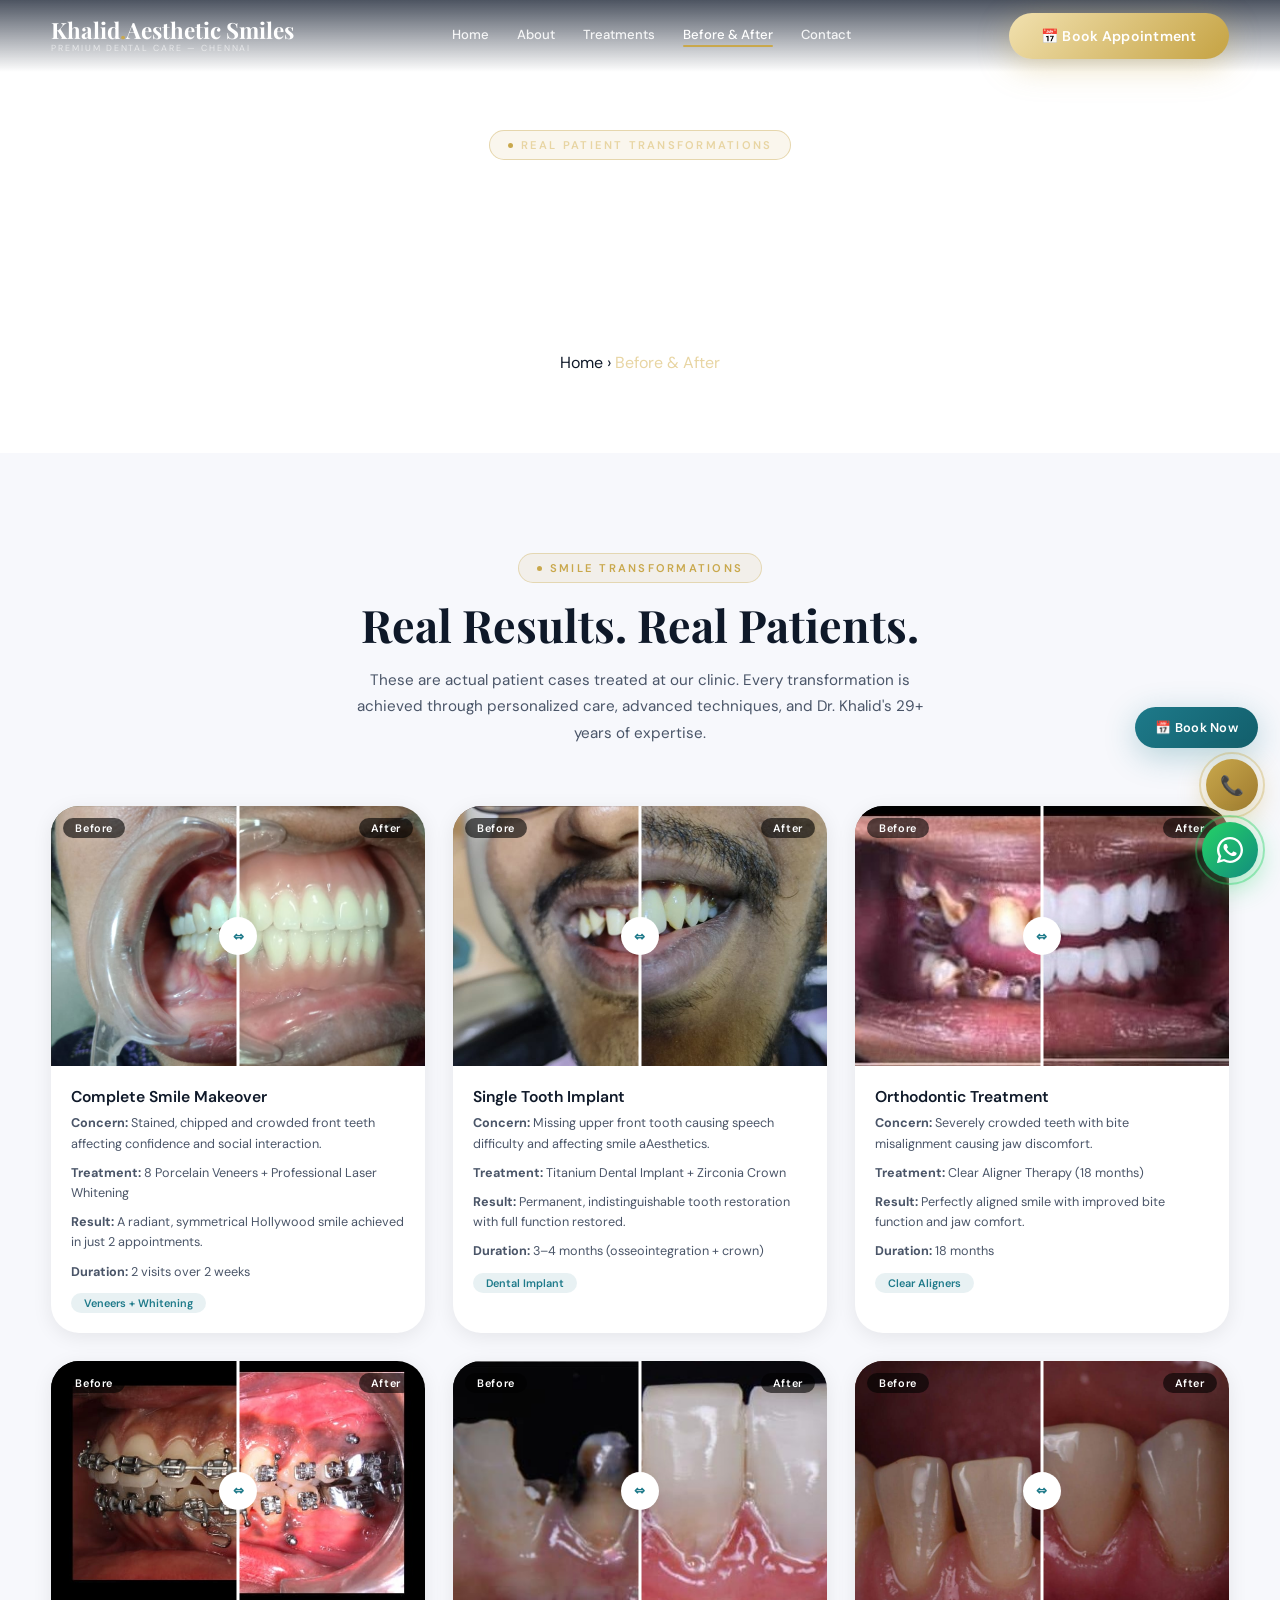
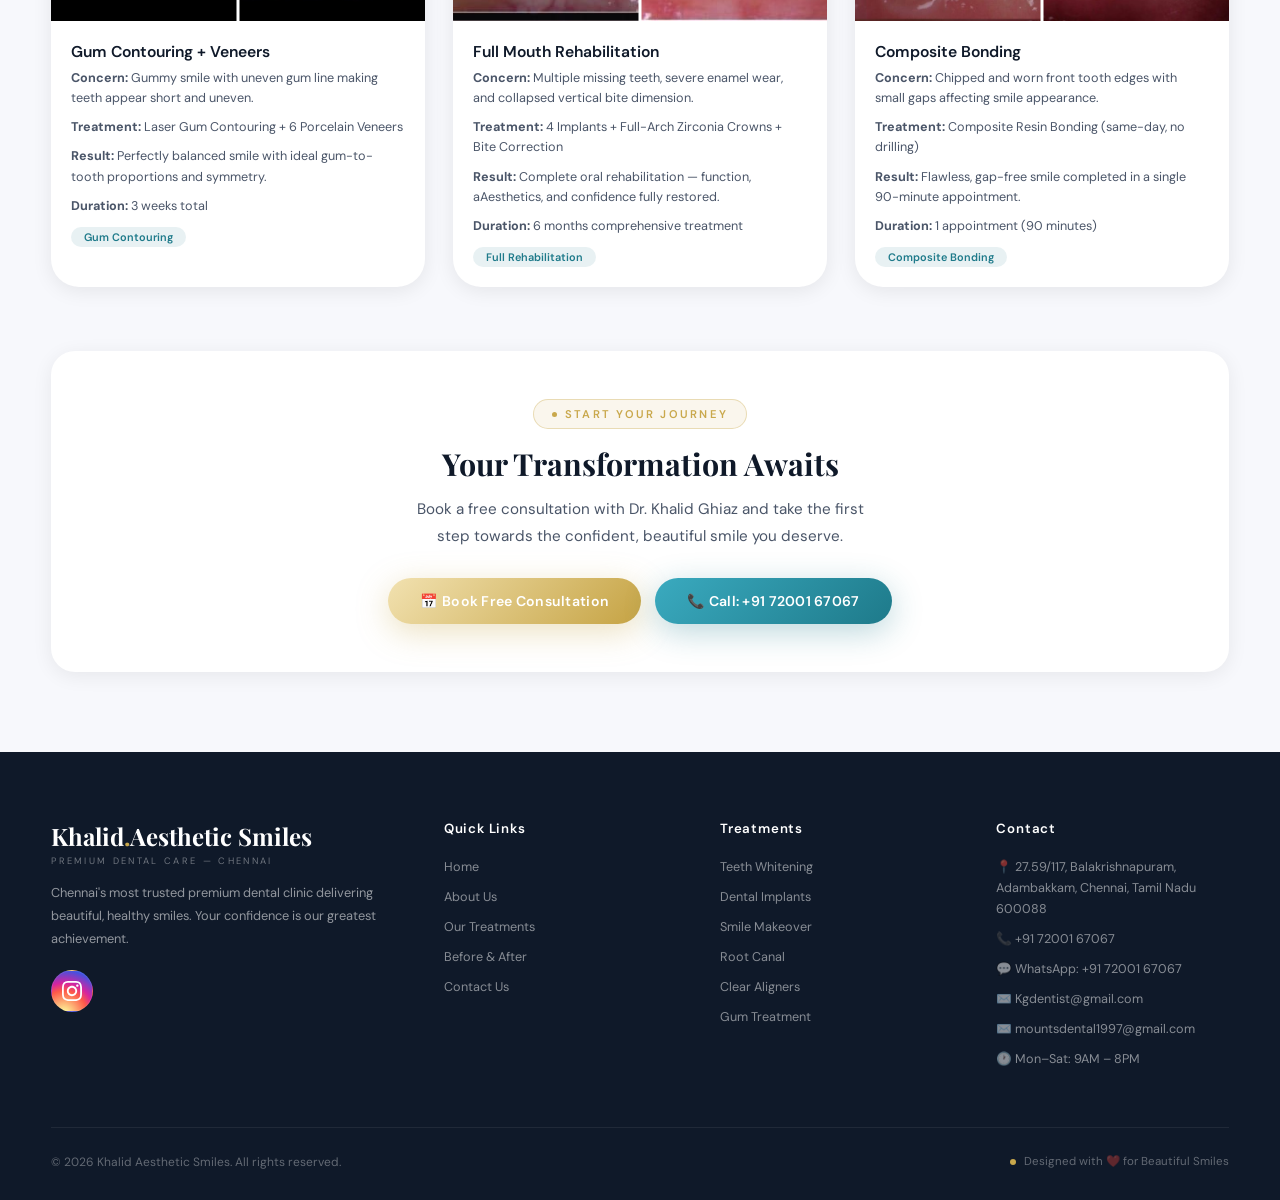
<file: pages/before-after.html>
<!DOCTYPE html>
<html lang="en">
<head>
<meta charset="UTF-8">
<meta name="viewport" content="width=device-width, initial-scale=1.0">
<title>Before &amp; After | Khalid Aesthetic Smiles – Chennai</title>
<link rel="preconnect" href="https://fonts.googleapis.com">
<link href="https://fonts.googleapis.com/css2?family=Playfair+Display:ital,wght@0,400;0,600;0,700;1,400;1,600&family=DM+Sans:wght@300;400;500;600&display=swap" rel="stylesheet">
<link rel="stylesheet" href="../css/style.css">
</head>
<body>

<nav id="navbar">
  <div class="container">
    <div class="nav-inner">
      <a class="logo" href="../index.html">
        <span class="logo-main">Khalid<span class="logo-dot">.</span>Aesthetic Smiles</span>
        <span class="logo-sub">Premium Dental Care — Chennai</span>
      </a>
      <div class="nav-links">
        <a href="../index.html">Home</a>
        <a href="about.html">About</a>
        <a href="treatments.html">Treatments</a>
        <a href="before-after.html" class="active">Before &amp; After</a>
        <a href="contact.html">Contact</a>
      </div>
      <div class="nav-cta">
        <a class="btn btn-gold" href="contact.html">📅 Book Appointment</a>
      </div>
      <div class="hamburger" onclick="toggleMobile()"><span></span><span></span><span></span></div>
    </div>
  </div>
</nav>

<div class="mobile-menu" id="mobileMenu">
  <span class="mobile-close" onclick="toggleMobile()">✕</span>
  <a href="../index.html" onclick="toggleMobile()">Home</a>
  <a href="about.html" onclick="toggleMobile()">About</a>
  <a href="treatments.html" onclick="toggleMobile()">Treatments</a>
  <a href="before-after.html" onclick="toggleMobile()">Before &amp; After</a>
  <a href="contact.html" onclick="toggleMobile()">Contact</a>
  <a class="btn btn-gold" href="contact.html" onclick="toggleMobile()">📅 Book Appointment</a>
</div>

<!-- ══ PAGE HERO ══ -->
<div class="page-hero" style="background-image:url('https://images.unsplash.com/photo-1606811841689-23dfddce3e95?w=1600&q=70')">
  <div class="container reveal">
    <div class="section-tag" style="color:var(--gold-lt);border-color:rgba(201,168,76,0.4);background:rgba(201,168,76,0.1)">Real Patient Transformations</div>
    <h1>Before &amp; After <em>Gallery</em></h1>
    <p>Every smile tells a story. Drag the slider on each image to witness the remarkable transformations our patients experience at Khalid Aesthetic Smiles.</p>
    <div class="breadcrumb">
      <a href="../index.html">Home</a>
      <span>›</span>
      <span style="color:var(--gold-lt)">Before &amp; After</span>
    </div>
  </div>
</div>

<!-- ══ BEFORE/AFTER GRID ══ -->
<section style="padding:100px 0 80px;background:var(--off-white)">
  <div class="container">

    <!-- Intro text -->
    <div style="text-align:center;margin-bottom:60px">
      <div class="section-tag reveal">Smile Transformations</div>
      <h2 class="section-title reveal d1">Real Results. Real Patients.</h2>
      <p class="section-sub reveal d2" style="margin:0 auto">
        These are actual patient cases treated at our clinic. Every transformation is achieved through personalized care, advanced techniques, and Dr. Khalid's 29+ years of expertise.
      </p>
    </div>

    <div class="ba-grid">

      <!-- Case 1 -->
      <div class="ba-card reveal d1">
        <div class="ba-compare" id="bap1">
          <div class="ba-before"><img src="../img/t1.jpg" alt="Before – Complete Smile Makeover"></div>
          <div class="ba-after" id="bap1-after"><img src="../img/t2.jpg" alt="After – Complete Smile Makeover"></div>
          <div class="ba-divider" id="bap1-div"></div>
          <div class="ba-handle" id="bap1-hdl">⇔</div>
          <div class="ba-labels"><span class="ba-label">Before</span><span class="ba-label">After</span></div>
        </div>
        <div class="ba-info">
          <h3>Complete Smile Makeover</h3>
          <p><strong>Concern:</strong> Stained, chipped and crowded front teeth affecting confidence and social interaction.</p>
          <p><strong>Treatment:</strong> 8 Porcelain Veneers + Professional Laser Whitening</p>
          <p><strong>Result:</strong> A radiant, symmetrical Hollywood smile achieved in just 2 appointments.</p>
          <p><strong>Duration:</strong> 2 visits over 2 weeks</p>
          <span class="ba-tag">Veneers + Whitening</span>
        </div>
      </div>

      <!-- Case 2 -->
      <div class="ba-card reveal d2">
        <div class="ba-compare" id="bap2">
          <div class="ba-before"><img src="../img/t4.jpg" alt="Before – Single Tooth Implant"></div>
          <div class="ba-after" id="bap2-after"><img src="../img/t3.jpg" alt="After – Single Tooth Implant"></div>
          <div class="ba-divider" id="bap2-div"></div>
          <div class="ba-handle" id="bap2-hdl">⇔</div>
          <div class="ba-labels"><span class="ba-label">Before</span><span class="ba-label">After</span></div>
        </div>
        <div class="ba-info">
          <h3>Single Tooth Implant</h3>
          <p><strong>Concern:</strong> Missing upper front tooth causing speech difficulty and affecting smile aAesthetics.</p>
          <p><strong>Treatment:</strong> Titanium Dental Implant + Zirconia Crown</p>
          <p><strong>Result:</strong> Permanent, indistinguishable tooth restoration with full function restored.</p>
          <p><strong>Duration:</strong> 3–4 months (osseointegration + crown)</p>
          <span class="ba-tag">Dental Implant</span>
        </div>
      </div>

      <!-- Case 3 -->
      <div class="ba-card reveal d3">
        <div class="ba-compare" id="bap3">
          <div class="ba-before"><img src="../img/t5.jpg" alt="Before – Orthodontic Treatment"></div>
          <div class="ba-after" id="bap3-after"><img src="../img/t6.jpg" alt="After – Orthodontic Treatment"></div>
          <div class="ba-divider" id="bap3-div"></div>
          <div class="ba-handle" id="bap3-hdl">⇔</div>
          <div class="ba-labels"><span class="ba-label">Before</span><span class="ba-label">After</span></div>
        </div>
        <div class="ba-info">
          <h3>Orthodontic Treatment</h3>
          <p><strong>Concern:</strong> Severely crowded teeth with bite misalignment causing jaw discomfort.</p>
          <p><strong>Treatment:</strong> Clear Aligner Therapy (18 months)</p>
          <p><strong>Result:</strong> Perfectly aligned smile with improved bite function and jaw comfort.</p>
          <p><strong>Duration:</strong> 18 months</p>
          <span class="ba-tag">Clear Aligners</span>
        </div>
      </div>

      <!-- Case 4 -->
      <div class="ba-card reveal">
        <div class="ba-compare" id="bap4">
          <div class="ba-before"><img src="../img/t7.jpg" alt="Before – Gum Contouring"></div>
          <div class="ba-after" id="bap4-after"><img src="../img/t8.jpg" alt="After – Gum Contouring"></div>
          <div class="ba-divider" id="bap4-div"></div>
          <div class="ba-handle" id="bap4-hdl">⇔</div>
          <div class="ba-labels"><span class="ba-label">Before</span><span class="ba-label">After</span></div>
        </div>
        <div class="ba-info">
          <h3>Gum Contouring + Veneers</h3>
          <p><strong>Concern:</strong> Gummy smile with uneven gum line making teeth appear short and uneven.</p>
          <p><strong>Treatment:</strong> Laser Gum Contouring + 6 Porcelain Veneers</p>
          <p><strong>Result:</strong> Perfectly balanced smile with ideal gum-to-tooth proportions and symmetry.</p>
          <p><strong>Duration:</strong> 3 weeks total</p>
          <span class="ba-tag">Gum Contouring</span>
        </div>
      </div>

      <!-- Case 5 -->
      <div class="ba-card reveal d1">
        <div class="ba-compare" id="bap5">
          <div class="ba-before"><img src="../img/t10.jpg" alt="Before – Full Mouth Rehabilitation"></div>
          <div class="ba-after" id="bap5-after"><img src="../img/t9.jpg" alt="After – Full Mouth Rehabilitation"></div>
          <div class="ba-divider" id="bap5-div"></div>
          <div class="ba-handle" id="bap5-hdl">⇔</div>
          <div class="ba-labels"><span class="ba-label">Before</span><span class="ba-label">After</span></div>
        </div>
        <div class="ba-info">
          <h3>Full Mouth Rehabilitation</h3>
          <p><strong>Concern:</strong> Multiple missing teeth, severe enamel wear, and collapsed vertical bite dimension.</p>
          <p><strong>Treatment:</strong> 4 Implants + Full-Arch Zirconia Crowns + Bite Correction</p>
          <p><strong>Result:</strong> Complete oral rehabilitation — function, aAesthetics, and confidence fully restored.</p>
          <p><strong>Duration:</strong> 6 months comprehensive treatment</p>
          <span class="ba-tag">Full Rehabilitation</span>
        </div>
      </div>

      <!-- Case 6 -->
      <div class="ba-card reveal d2">
        <div class="ba-compare" id="bap6">
          <div class="ba-before"><img src="../img/t12.jpg" alt="Before – Composite Bonding"></div>
          <div class="ba-after" id="bap6-after"><img src="../img/t11.jpg" alt="After – Composite Bonding"></div>
          <div class="ba-divider" id="bap6-div"></div>
          <div class="ba-handle" id="bap6-hdl">⇔</div>
          <div class="ba-labels"><span class="ba-label">Before</span><span class="ba-label">After</span></div>
        </div>
        <div class="ba-info">
          <h3>Composite Bonding</h3>
          <p><strong>Concern:</strong> Chipped and worn front tooth edges with small gaps affecting smile appearance.</p>
          <p><strong>Treatment:</strong> Composite Resin Bonding (same-day, no drilling)</p>
          <p><strong>Result:</strong> Flawless, gap-free smile completed in a single 90-minute appointment.</p>
          <p><strong>Duration:</strong> 1 appointment (90 minutes)</p>
          <span class="ba-tag">Composite Bonding</span>
        </div>
      </div>

    </div><!-- /ba-grid -->

    <!-- CTA -->
    <div style="text-align:center;margin-top:64px;padding:48px 32px;background:var(--white);border-radius:24px;box-shadow:0 4px 20px rgba(0,0,0,0.07)">
      <div class="section-tag" style="margin-bottom:14px">Start Your Journey</div>
      <h3 style="font-family:'Playfair Display',serif;font-size:1.9rem;font-weight:700;margin-bottom:12px;color:var(--text)">Your Transformation Awaits</h3>
      <p style="color:var(--text-md);font-size:0.95rem;margin-bottom:28px;max-width:480px;margin-left:auto;margin-right:auto;line-height:1.75">
        Book a free consultation with Dr. Khalid Ghiaz and take the first step towards the confident, beautiful smile you deserve.
      </p>
      <div style="display:flex;justify-content:center;gap:14px;flex-wrap:wrap">
        <a class="btn btn-gold" href="contact.html">📅 Book Free Consultation</a>
        <a class="btn btn-teal" href="tel:+917200167067">📞 Call: +91 72001 67067</a>
      </div>
    </div>

  </div>
</section>

<!-- ══ FOOTER ══ -->
<footer>
  <div class="container">
    <div class="footer-grid">
      <div class="footer-brand">
        <div class="flogo">Khalid<span style="color:var(--gold)">.</span>Aesthetic Smiles</div>
        <div style="font-size:0.58rem;letter-spacing:0.25em;text-transform:uppercase;color:rgba(255,255,255,0.4);margin-top:3px">Premium Dental Care — Chennai</div>
        <p class="footer-about">Chennai's most trusted premium dental clinic delivering beautiful, healthy smiles. Your confidence is our greatest achievement.</p>
        <div class="footer-socials">
          <!-- Instagram -->
          <a class="social-btn ig"
             href="https://www.instagram.com/khalidsdentalcare?igsh=MTF2djk2amh2d2V0Zw%3D%3D"
             title="Instagram" aria-label="Instagram" target="_blank" rel="noopener noreferrer"
             style="display:inline-flex;align-items:center;justify-content:center;width:42px;height:42px;border-radius:50%;background:radial-gradient(circle at 30% 107%,#fdf497 0%,#fdf497 5%,#fd5949 45%,#d6249f 60%,#285AEB 90%);text-decoration:none;transition:transform 0.18s,opacity 0.18s;">
            <svg width="20" height="20" viewBox="0 0 24 24" fill="#fff"><path d="M12 2.163c3.204 0 3.584.012 4.85.07 3.252.148 4.771 1.691 4.919 4.919.058 1.265.069 1.645.069 4.849 0 3.205-.012 3.584-.069 4.849-.149 3.225-1.664 4.771-4.919 4.919-1.266.058-1.644.07-4.85.07-3.204 0-3.584-.012-4.849-.07-3.26-.149-4.771-1.699-4.919-4.92-.058-1.265-.07-1.644-.07-4.849 0-3.204.013-3.583.07-4.849.149-3.227 1.664-4.771 4.919-4.919 1.266-.057 1.645-.069 4.849-.069zm0-2.163c-3.259 0-3.667.014-4.947.072-4.358.2-6.78 2.618-6.98 6.98-.059 1.281-.073 1.689-.073 4.948 0 3.259.014 3.668.072 4.948.2 4.358 2.618 6.78 6.98 6.98 1.281.058 1.689.072 4.948.072 3.259 0 3.668-.014 4.948-.072 4.354-.2 6.782-2.618 6.979-6.98.059-1.28.073-1.689.073-4.948 0-3.259-.014-3.667-.072-4.947-.196-4.354-2.617-6.78-6.979-6.98-1.281-.059-1.69-.073-4.949-.073zm0 5.838c-3.403 0-6.162 2.759-6.162 6.162s2.759 6.163 6.162 6.163 6.162-2.759 6.162-6.163c0-3.403-2.759-6.162-6.162-6.162zm0 10.162c-2.209 0-4-1.79-4-4 0-2.209 1.791-4 4-4s4 1.791 4 4c0 2.21-1.791 4-4 4zm6.406-11.845c-.796 0-1.441.645-1.441 1.44s.645 1.44 1.441 1.44c.795 0 1.439-.645 1.439-1.44s-.644-1.44-1.439-1.44z"/></svg>
          </a>
        </div>
      </div>
      <div class="footer-col">
        <h4>Quick Links</h4>
        <ul>
          <li><a href="../index.html">Home</a></li>
          <li><a href="about.html">About Us</a></li>
          <li><a href="treatments.html">Our Treatments</a></li>
          <li><a href="before-after.html">Before &amp; After</a></li>
          <li><a href="contact.html">Contact Us</a></li>
        </ul>
      </div>
      <div class="footer-col">
        <h4>Treatments</h4>
        <ul>
          <li><a href="treatments.html">Teeth Whitening</a></li>
          <li><a href="treatments.html">Dental Implants</a></li>
          <li><a href="treatments.html">Smile Makeover</a></li>
          <li><a href="treatments.html">Root Canal</a></li>
          <li><a href="treatments.html">Clear Aligners</a></li>
          <li><a href="treatments.html">Gum Treatment</a></li>
        </ul>
      </div>
      <div class="footer-col">
        <h4>Contact</h4>
        <ul>
          <li><a href="#">📍 27.59/117, Balakrishnapuram, Adambakkam, Chennai, Tamil Nadu 600088</a></li>
          <li><a href="tel:+917200167067">📞 +91 72001 67067</a></li>
          <li><a href="https://wa.me/917200167067" target="_blank" rel="noopener noreferrer">💬 WhatsApp: +91 72001 67067</a></li>
          <li><a href="mailto:Kgdentist@gmail.com">✉️ Kgdentist@gmail.com</a></li>
          <li><a href="mailto:mountsdental1997@gmail.com">✉️ mountsdental1997@gmail.com</a></li>
          <li><a href="#">🕐 Mon–Sat: 9AM – 8PM</a></li>
        </ul>
      </div>
    </div>
    <div class="footer-bottom">
      <div class="footer-copy">© 2026 Khalid Aesthetic Smiles. All rights reserved.</div>
      <div class="footer-badge"><div class="gold-dot"></div>Designed with ❤️ for Beautiful Smiles</div>
    </div>
  </div>
</footer>

<!-- ══ FLOATING ACTIONS ══ -->
<div class="float-actions">
  <a class="btn btn-teal float-book" href="contact.html">📅 Book Now</a>
  <div class="float-call-wrap">
    <span class="float-tooltip">Call Us</span>
    <a class="float-call" href="tel:+917200167067" title="Call Us">📞</a>
  </div>
  <div class="float-wa-wrap">
    <span class="float-tooltip">WhatsApp Us</span>
    <a class="float-wa" href="https://wa.me/917200167067" target="_blank" rel="noopener noreferrer" title="WhatsApp Us">
      <svg width="26" height="26" viewBox="0 0 24 24" fill="white"><path d="M17.472 14.382c-.297-.149-1.758-.867-2.03-.967-.273-.099-.471-.148-.67.15-.197.297-.767.966-.94 1.164-.173.199-.347.223-.644.075-.297-.15-1.255-.463-2.39-1.475-.883-.788-1.48-1.761-1.653-2.059-.173-.297-.018-.458.13-.606.134-.133.298-.347.446-.52.149-.174.198-.298.298-.497.099-.198.05-.371-.025-.52-.075-.149-.669-1.612-.916-2.207-.242-.579-.487-.5-.669-.51-.173-.008-.371-.01-.57-.01-.198 0-.52.074-.792.372-.272.297-1.04 1.016-1.04 2.479 0 1.462 1.065 2.875 1.213 3.074.149.198 2.096 3.2 5.077 4.487.709.306 1.262.489 1.694.625.712.227 1.36.195 1.871.118.571-.085 1.758-.719 2.006-1.413.248-.694.248-1.289.173-1.413-.074-.124-.272-.198-.57-.347z"/><path d="M12 0C5.373 0 0 5.373 0 12c0 2.114.548 4.103 1.508 5.836L.057 23.293a.5.5 0 00.607.65l5.674-1.484A11.945 11.945 0 0012 24c6.627 0 12-5.373 12-12S18.627 0 12 0zm0 21.818a9.794 9.794 0 01-4.964-1.349l-.356-.212-3.668.96.977-3.572-.232-.368A9.818 9.818 0 012.182 12C2.182 6.578 6.578 2.182 12 2.182S21.818 6.578 21.818 12 17.422 21.818 12 21.818z"/></svg>
    </a>
  </div>
</div>

<script src="../js/main.js"></script>
</body>
</html>
</file>
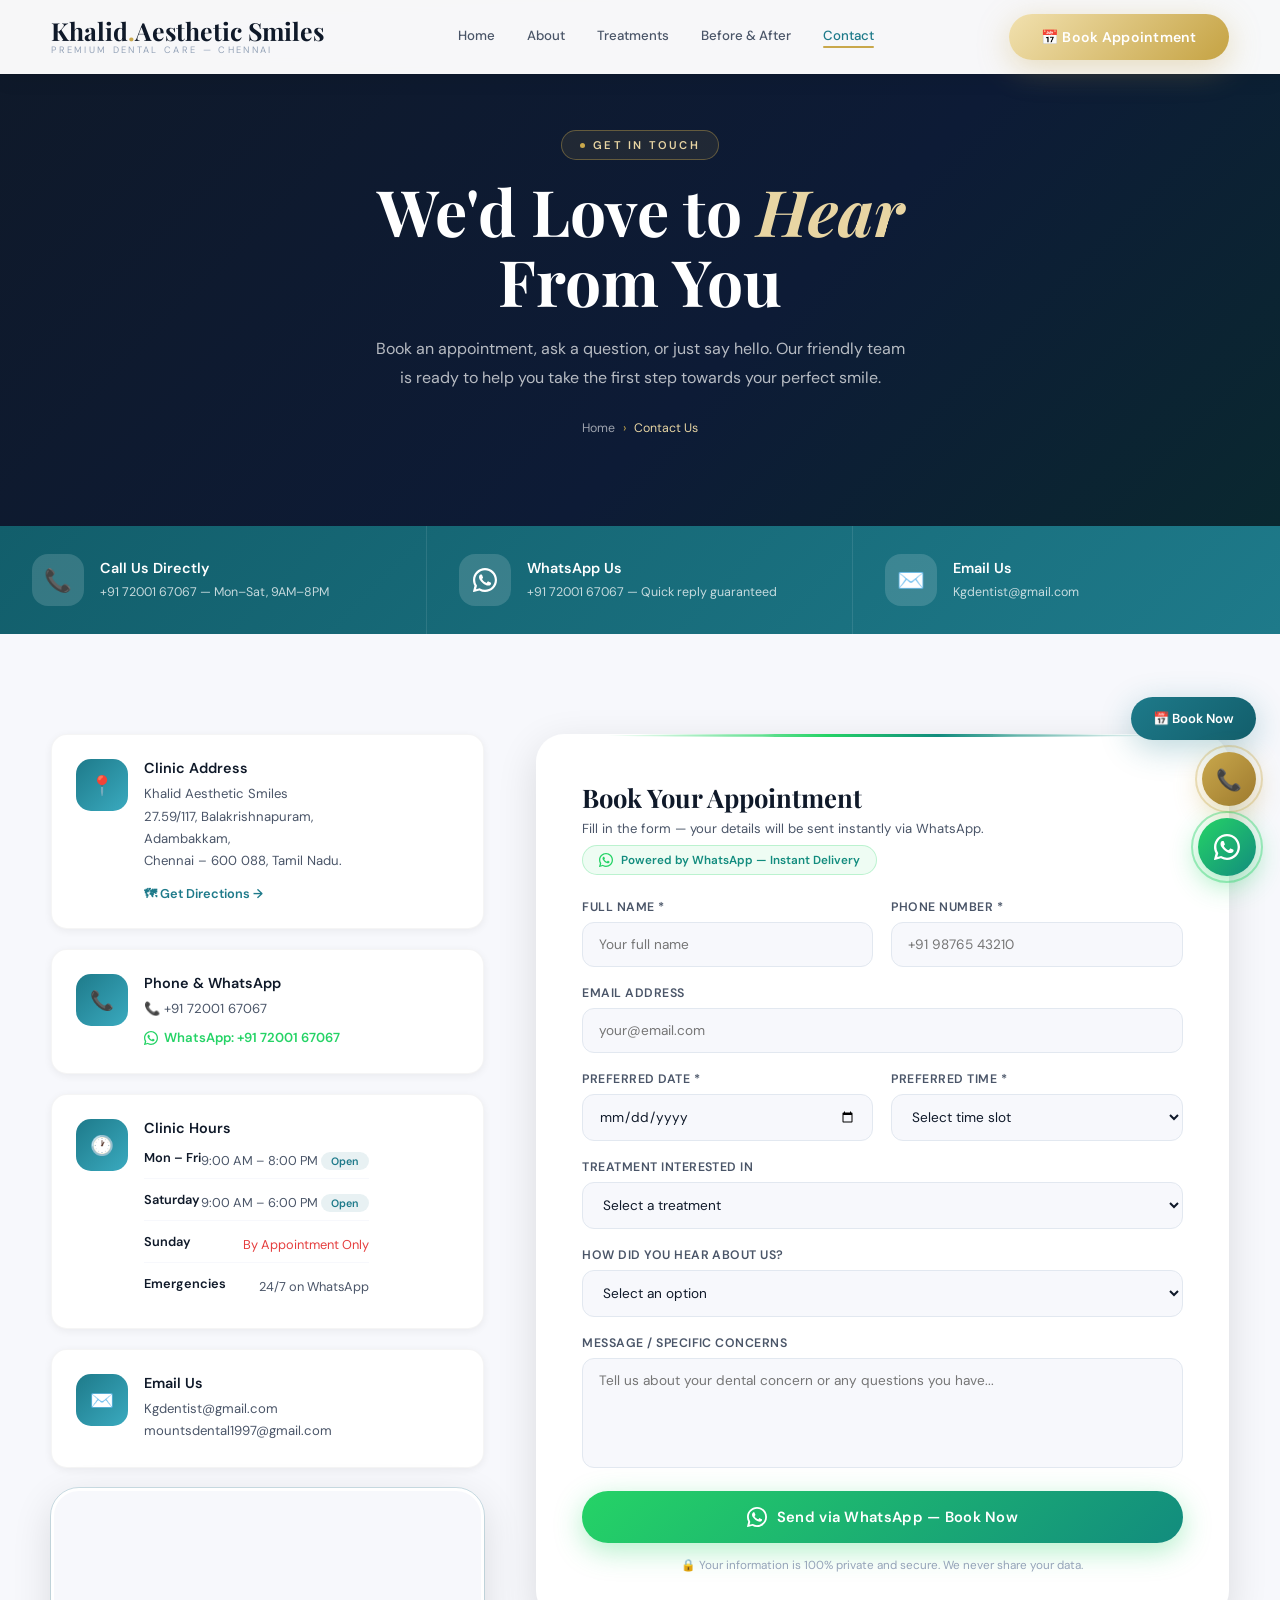
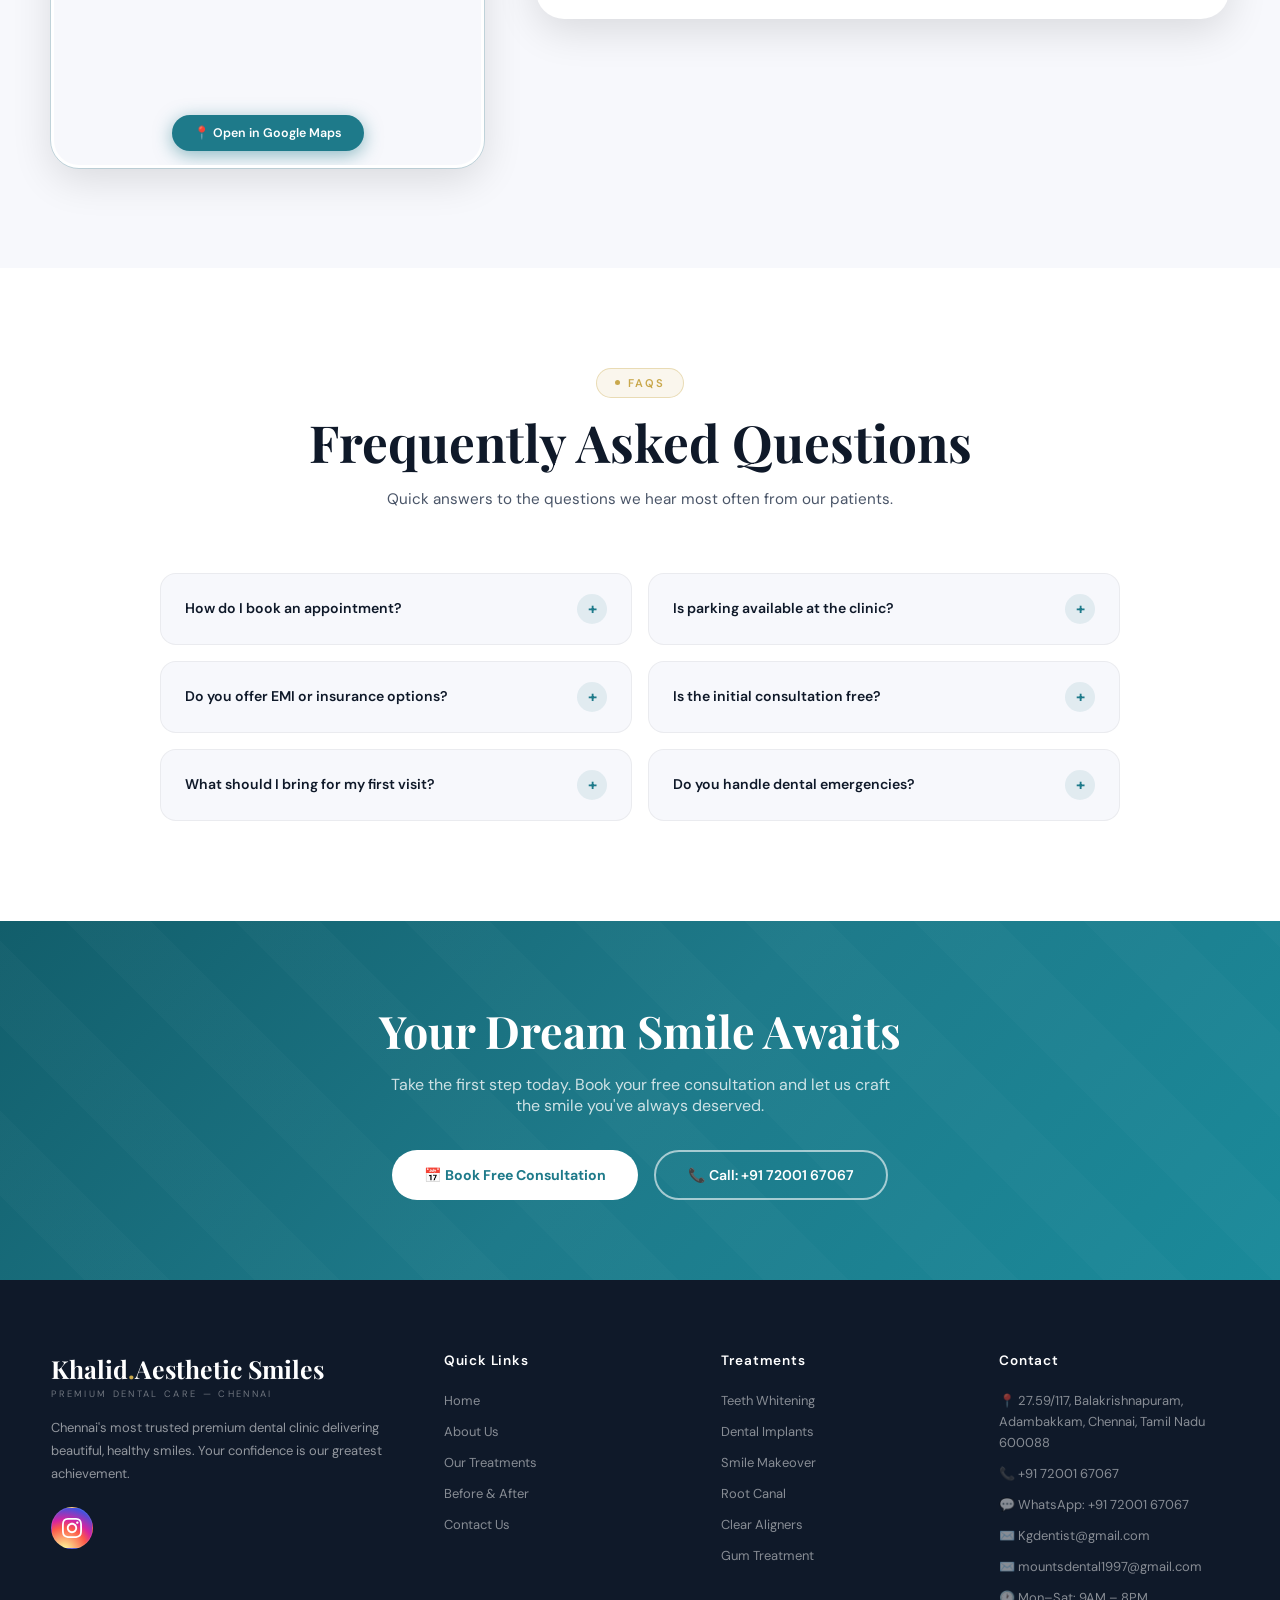
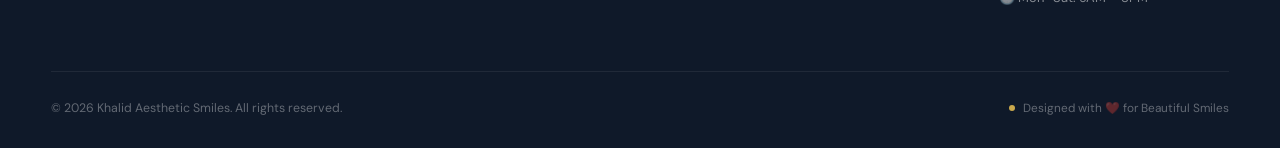
<file: pages/contact.html>
<!DOCTYPE html>
<html lang="en">
<head>
<meta charset="UTF-8">
<meta name="viewport" content="width=device-width, initial-scale=1.0">
<title>Contact Us | Khalid Aesthetic Smiles – Premium Dental Care, Chennai</title>
<meta name="description" content="Contact Khalid Aesthetic Smiles in Chennai. Book an appointment, find our location, or reach us by phone and WhatsApp.">
<link rel="preconnect" href="https://fonts.googleapis.com">
<link href="https://fonts.googleapis.com/css2?family=Playfair+Display:ital,wght@0,400;0,600;0,700;1,400;1,600&family=DM+Sans:wght@300;400;500;600&display=swap" rel="stylesheet">
<style>
:root {
  --gold: #C9A84C;
  --gold-lt: #E8D5A3;
  --gold-dk: #9E7A2E;
  --gold-shine: #F5E6B8;
  --teal: #1E7A8A;
  --teal-lt: #3AAABF;
  --teal-dk: #125E6B;
  --white: #FFFFFF;
  --off-white: #F7F8FC;
  --cream: #FAF8F4;
  --text: #0F1929;
  --text-md: #4A5568;
  --text-lt: #94A3B8;
  --shadow-xs: 0 2px 8px rgba(0,0,0,0.06);
  --shadow-sm: 0 4px 20px rgba(0,0,0,0.08);
  --shadow-md: 0 12px 40px rgba(0,0,0,0.12);
  --shadow-lg: 0 24px 60px rgba(0,0,0,0.18);
  --shadow-gold: 0 8px 32px rgba(201,168,76,0.35);
  --shadow-teal: 0 8px 32px rgba(30,122,138,0.3);
  --radius: 16px;
  --radius-lg: 28px;
  --ease: cubic-bezier(0.4,0,0.2,1);
  --spring: cubic-bezier(0.34,1.56,0.64,1);
  --t: 0.35s;
}
*, *::before, *::after { margin:0; padding:0; box-sizing:border-box; }
html { scroll-behavior:smooth; }
body { font-family:'DM Sans',sans-serif; color:var(--text); background:var(--white); overflow-x:hidden; }
img { max-width:100%; display:block; }
a { text-decoration:none; color:inherit; }
ul { list-style:none; }
.container { width:92%; max-width:1240px; margin:0 auto; }
.section-tag {
  display:inline-flex; align-items:center; gap:8px;
  font-size:0.7rem; font-weight:600; letter-spacing:0.2em; text-transform:uppercase;
  color:var(--gold); background:rgba(201,168,76,0.1);
  border:1px solid rgba(201,168,76,0.35); padding:7px 18px;
  border-radius:50px; margin-bottom:16px;
}
.section-tag::before { content:''; width:5px; height:5px; border-radius:50%; background:var(--gold); }
.section-title {
  font-family:'Playfair Display',serif;
  font-size:clamp(2rem,4vw,3.2rem);
  font-weight:700; line-height:1.1; color:var(--text); margin-bottom:16px;
}
.section-sub { font-size:0.95rem; color:var(--text-md); line-height:1.75; max-width:580px; }
.btn {
  display:inline-flex; align-items:center; gap:9px;
  padding:14px 32px; border-radius:50px;
  font-family:'DM Sans',sans-serif; font-size:0.88rem; font-weight:600;
  cursor:pointer; border:none; transition:all var(--t) var(--ease);
  letter-spacing:0.02em; position:relative; overflow:hidden;
}
.btn-gold {
  background:linear-gradient(135deg,var(--gold-shine),var(--gold),var(--gold-dk));
  background-size:200% 200%; background-position:0% 50%;
  color:#fff; box-shadow:var(--shadow-gold);
}
.btn-gold:hover { background-position:100% 50%; transform:translateY(-2px); box-shadow:0 16px 40px rgba(201,168,76,0.5); }
.reveal { opacity:0; transform:translateY(40px); transition:opacity 0.75s ease,transform 0.75s ease; }
.reveal.visible { opacity:1; transform:none; }
.reveal-left { opacity:0; transform:translateX(-50px); transition:opacity 0.75s ease,transform 0.75s ease; }
.reveal-left.visible { opacity:1; transform:none; }
.reveal-right { opacity:0; transform:translateX(50px); transition:opacity 0.75s ease,transform 0.75s ease; }
.reveal-right.visible { opacity:1; transform:none; }
.d1{transition-delay:.1s}.d2{transition-delay:.2s}.d3{transition-delay:.3s}.d4{transition-delay:.4s}

/* ══ NAVBAR ══ */
#navbar {
  position:fixed; top:0; left:0; right:0; z-index:1000;
  background:rgba(255,255,255,0.97); backdrop-filter:blur(24px) saturate(180%);
  box-shadow:0 1px 0 rgba(0,0,0,0.06),var(--shadow-sm);
  padding:14px 0; transition:all var(--t) var(--ease);
}
.nav-inner { display:flex; align-items:center; justify-content:space-between; gap:20px; }
.logo { display:flex; flex-direction:column; line-height:1; gap:2px; }
.logo-main { font-family:'Playfair Display',serif; font-size:1.55rem; font-weight:700; color:var(--text); }
.logo-dot { color:var(--gold); }
.logo-sub { font-size:0.58rem; letter-spacing:0.25em; text-transform:uppercase; color:var(--text-lt); }
.nav-links { display:flex; align-items:center; gap:32px; }
.nav-links a {
  font-size:0.83rem; font-weight:500; color:var(--text-md);
  transition:all var(--t); position:relative; padding-bottom:4px;
}
.nav-links a::after {
  content:''; position:absolute; bottom:0; left:0; width:0;
  height:2px; background:var(--gold); border-radius:2px; transition:width var(--t);
}
.nav-links a:hover, .nav-links a.active { color:var(--teal); }
.nav-links a:hover::after, .nav-links a.active::after { width:100%; }
.hamburger { display:none; flex-direction:column; gap:5px; cursor:pointer; padding:6px; }
.hamburger span { width:26px; height:2px; background:var(--text); border-radius:2px; display:block; transition:all var(--t); }
.mobile-menu {
  display:none; position:fixed; inset:0;
  background:rgba(255,255,255,0.98); backdrop-filter:blur(24px);
  z-index:999; flex-direction:column; align-items:center; justify-content:center; gap:28px;
}
.mobile-menu.open { display:flex; animation:fadeIn 0.25s ease; }
@keyframes fadeIn { from{opacity:0} to{opacity:1} }
.mobile-menu a { font-size:1.5rem; font-family:'Playfair Display',serif; font-weight:600; color:var(--text); transition:color var(--t); }
.mobile-menu a:hover { color:var(--teal); }
.mobile-close { position:absolute; top:24px; right:28px; font-size:1.6rem; cursor:pointer; color:var(--text-md); }

/* ══ PAGE HERO ══ */
.page-hero {
  padding:130px 0 90px;
  background:linear-gradient(135deg,var(--text) 0%,#0D1B36 60%,#0A2830 100%);
  position:relative; overflow:hidden; text-align:center;
}
.page-hero::before {
  content:''; position:absolute; inset:0;
  background:url('https://images.unsplash.com/photo-1586773860418-d37222d8fce3?w=1600&q=50') center/cover;
  opacity:0.07;
}
.page-hero-content { position:relative; z-index:2; }
.page-hero .section-tag { color:var(--gold-lt); border-color:rgba(201,168,76,0.4); background:rgba(201,168,76,0.1); }
.page-hero h1 { font-family:'Playfair Display',serif; font-size:clamp(2.4rem,5vw,4.2rem); color:var(--white); font-weight:700; margin-bottom:18px; line-height:1.1; }
.page-hero h1 em { color:var(--gold-lt); font-style:italic; }
.page-hero p { color:rgba(255,255,255,0.7); font-size:1rem; max-width:540px; margin:0 auto; line-height:1.8; }
.breadcrumb { display:flex; align-items:center; justify-content:center; gap:8px; margin-top:28px; font-size:0.77rem; color:rgba(255,255,255,0.45); }
.breadcrumb a { color:rgba(255,255,255,0.6); transition:color var(--t); }
.breadcrumb a:hover { color:var(--gold-lt); }
.breadcrumb span { color:var(--gold); }

/* ══ QUICK CONTACT STRIP ══ */
.quick-strip { background:linear-gradient(135deg,var(--teal-dk),var(--teal)); padding:0; }
.quick-strip-inner { display:grid; grid-template-columns:repeat(3,1fr); }
.quick-item {
  display:flex; align-items:center; gap:16px;
  padding:28px 32px; color:#fff;
  border-right:1px solid rgba(255,255,255,0.1);
  transition:background var(--t); cursor:pointer; text-decoration:none;
}
.quick-item:last-child { border-right:none; }
.quick-item:hover { background:rgba(255,255,255,0.08); }
.quick-icon {
  width:52px; height:52px; border-radius:16px;
  background:rgba(255,255,255,0.15); display:flex;
  align-items:center; justify-content:center; font-size:1.4rem; flex-shrink:0;
}
.quick-text strong { display:block; font-size:0.9rem; font-weight:600; margin-bottom:3px; }
.quick-text span { font-size:0.78rem; opacity:0.75; }

/* ══ MAIN CONTACT SECTION ══ */
.contact-main { padding:100px 0; background:var(--off-white); }
.contact-grid { display:grid; grid-template-columns:1fr 1.6fr; gap:52px; align-items:start; }

/* Info Cards */
.contact-info { display:flex; flex-direction:column; gap:20px; }
.info-card {
  background:var(--white); border-radius:var(--radius); padding:24px;
  box-shadow:var(--shadow-xs); display:flex; align-items:flex-start; gap:16px;
  transition:all var(--t); border:1px solid rgba(0,0,0,0.04);
}
.info-card:hover { box-shadow:var(--shadow-md); transform:translateY(-3px); }
.info-icon {
  width:52px; height:52px; border-radius:15px;
  background:linear-gradient(135deg,var(--teal),var(--teal-lt));
  color:#fff; font-size:1.2rem; display:flex;
  align-items:center; justify-content:center; flex-shrink:0;
}
.info-body strong { display:block; font-size:0.9rem; font-weight:600; margin-bottom:6px; }
.info-body p, .info-body a { font-size:0.82rem; color:var(--text-md); line-height:1.7; display:block; transition:color var(--t); }
.info-body a:hover { color:var(--teal); }
.hours-list { display:flex; flex-direction:column; gap:6px; margin-top:4px; }
.hour-row { display:flex; justify-content:space-between; align-items:center; font-size:0.8rem; color:var(--text-md); padding:6px 0; border-bottom:1px solid var(--off-white); }
.hour-row:last-child { border-bottom:none; }
.hour-row strong { color:var(--text); font-size:0.8rem; font-weight:600; }
.open-badge { font-size:0.67rem; background:rgba(30,122,138,0.1); color:var(--teal); border-radius:50px; padding:2px 10px; font-weight:600; }

/* ══ GOOGLE MAP EMBED ══ */
.map-wrap {
  border-radius:var(--radius-lg);
  overflow:hidden;
  box-shadow:var(--shadow-md);
  height:280px;
  position:relative;
  border:3px solid var(--white);
  outline:1px solid rgba(30,122,138,0.2);
}
.map-wrap iframe {
  width:100%;
  height:100%;
  border:none;
  display:block;
  filter:saturate(1.1) contrast(1.05);
}
.map-overlay-btn {
  position:absolute;
  bottom:14px;
  left:50%;
  transform:translateX(-50%);
  background:var(--teal);
  color:#fff;
  font-size:0.78rem;
  font-weight:600;
  padding:10px 22px;
  border-radius:50px;
  text-decoration:none;
  box-shadow:0 4px 18px rgba(30,122,138,0.5);
  display:flex;
  align-items:center;
  gap:8px;
  white-space:nowrap;
  transition:all var(--t);
  z-index:10;
  font-family:'DM Sans',sans-serif;
}
.map-overlay-btn:hover {
  background:var(--teal-dk);
  transform:translateX(-50%) translateY(-2px);
  box-shadow:0 8px 28px rgba(30,122,138,0.55);
}

/* ══ CONTACT FORM (WhatsApp-powered) ══ */
.contact-form-wrap {
  background:var(--white);
  border-radius:var(--radius-lg);
  padding:46px;
  box-shadow:var(--shadow-md);
  position:relative;
  overflow:hidden;
}
.contact-form-wrap::before {
  content:'';
  position:absolute;
  top:0; left:10%; right:10%;
  height:3px;
  background:linear-gradient(90deg, transparent, #25D366 40%, #128C7E 60%, transparent);
  border-radius:100%;
}
.form-title { font-family:'Playfair Display',serif; font-size:1.6rem; font-weight:700; margin-bottom:6px; }
.form-sub { font-size:0.82rem; color:var(--text-md); margin-bottom:8px; }

/* WhatsApp badge under subtitle */
.wa-powered {
  display:inline-flex;
  align-items:center;
  gap:8px;
  background:rgba(37,211,102,0.08);
  border:1px solid rgba(37,211,102,0.25);
  border-radius:50px;
  padding:6px 16px;
  font-size:0.73rem;
  font-weight:600;
  color:#128C7E;
  margin-bottom:24px;
}
.wa-powered svg { width:14px; height:14px; fill:#25D366; }

.form-group { margin-bottom:18px; }
.form-row { display:grid; grid-template-columns:1fr 1fr; gap:18px; }
.form-group label { display:block; font-size:0.77rem; font-weight:600; color:var(--text-md); margin-bottom:7px; letter-spacing:0.04em; text-transform:uppercase; }
.form-group input,
.form-group select,
.form-group textarea {
  width:100%; padding:13px 16px;
  border:1.5px solid #E2E8F0; border-radius:12px;
  font-family:'DM Sans',sans-serif; font-size:0.85rem;
  color:var(--text); background:var(--off-white);
  transition:all var(--t); outline:none;
}
.form-group input:focus,
.form-group select:focus,
.form-group textarea:focus {
  border-color:#25D366;
  background:var(--white);
  box-shadow:0 0 0 3px rgba(37,211,102,0.1);
}
.form-group textarea { height:110px; resize:none; }
.form-group select { cursor:pointer; }

/* WhatsApp Submit Button */
.submit-btn {
  width:100%; padding:16px; font-size:0.92rem; font-weight:600;
  cursor:pointer;
  background:linear-gradient(135deg,#25D366,#128C7E);
  color:#fff; border:none; border-radius:50px;
  font-family:'DM Sans',sans-serif; transition:all var(--t);
  letter-spacing:0.02em;
  display:flex; align-items:center; justify-content:center; gap:10px;
  box-shadow:0 8px 28px rgba(37,211,102,0.35);
}
.submit-btn:hover { transform:translateY(-3px); box-shadow:0 14px 40px rgba(37,211,102,0.5); }
.submit-btn svg { width:20px; height:20px; fill:#fff; flex-shrink:0; }

.privacy-note {
  text-align:center;
  font-size:0.73rem;
  color:var(--text-lt);
  margin-top:14px;
}

/* Success Message */
.success-msg {
  display:none; text-align:center; padding:48px 32px;
}
.success-msg.show { display:block; animation:popIn 0.5s var(--spring); }
@keyframes popIn { from{transform:scale(0.7);opacity:0} to{transform:scale(1);opacity:1} }
.success-msg .check { font-size:3.5rem; margin-bottom:16px; }
.success-msg h4 {
  font-family:'Playfair Display',serif;
  color:var(--text); font-size:1.5rem; margin-bottom:10px;
}
.success-msg p { color:var(--text-md); font-size:0.86rem; line-height:1.75; }
.success-actions {
  margin-top:24px;
  display:flex; gap:12px; justify-content:center; flex-wrap:wrap;
}
.success-actions a {
  padding:12px 26px; border-radius:50px;
  font-size:0.82rem; font-weight:600;
  display:inline-flex; align-items:center; gap:8px;
  transition:all var(--t);
}
.success-actions .wa-btn {
  background:linear-gradient(135deg,#25D366,#128C7E);
  color:#fff; box-shadow:0 6px 20px rgba(37,211,102,0.3);
}
.success-actions .wa-btn:hover { transform:translateY(-2px); box-shadow:0 10px 30px rgba(37,211,102,0.45); }
.success-actions .call-btn {
  background:linear-gradient(135deg,var(--teal),var(--teal-dk));
  color:#fff; box-shadow:0 6px 20px rgba(30,122,138,0.3);
}
.success-actions .call-btn:hover { transform:translateY(-2px); }

/* ══ FAQ SECTION ══ */
.faq-section { padding:100px 0; background:var(--white); }
.faq-header { text-align:center; margin-bottom:60px; }
.faq-header .section-sub { margin:0 auto; }
.faq-grid { display:grid; grid-template-columns:1fr 1fr; gap:16px; max-width:960px; margin:0 auto; }
.faq-item {
  background:var(--off-white); border-radius:var(--radius);
  border:1px solid rgba(0,0,0,0.05); overflow:hidden; transition:all var(--t);
}
.faq-item.open { background:var(--white); box-shadow:var(--shadow-sm); }
.faq-q {
  display:flex; align-items:center; justify-content:space-between;
  padding:20px 24px; cursor:pointer; gap:16px;
}
.faq-q span { font-size:0.88rem; font-weight:600; color:var(--text); line-height:1.4; }
.faq-arrow {
  width:30px; height:30px; border-radius:50%; flex-shrink:0;
  background:rgba(30,122,138,0.1); color:var(--teal);
  display:flex; align-items:center; justify-content:center;
  font-size:1rem; transition:all var(--t); font-weight:700;
}
.faq-item.open .faq-arrow { background:var(--teal); color:#fff; transform:rotate(45deg); }
.faq-a { max-height:0; overflow:hidden; transition:max-height 0.4s var(--ease),padding 0.3s; padding:0 24px; }
.faq-item.open .faq-a { max-height:200px; padding:0 24px 20px; }
.faq-a p { font-size:0.83rem; color:var(--text-md); line-height:1.75; }

/* ══ CTA STRIP ══ */
.cta-strip {
  padding:80px 0;
  background:linear-gradient(135deg,var(--teal-dk),var(--teal),#1A8A9A);
  text-align:center; position:relative; overflow:hidden;
}
.cta-strip::before {
  content:''; position:absolute; inset:0;
  background:repeating-linear-gradient(45deg,transparent,transparent 60px,rgba(255,255,255,0.02) 60px,rgba(255,255,255,0.02) 120px);
}
.cta-inner { position:relative; z-index:2; }
.cta-strip h2 { font-family:'Playfair Display',serif; font-size:clamp(1.8rem,3.5vw,2.8rem); color:var(--white); margin-bottom:14px; }
.cta-strip p { color:rgba(255,255,255,0.78); font-size:1rem; margin-bottom:34px; max-width:500px; margin-left:auto; margin-right:auto; }
.cta-btns { display:flex; justify-content:center; gap:16px; flex-wrap:wrap; }
.btn-white { background:var(--white); color:var(--teal); font-weight:700; padding:14px 32px; border-radius:50px; border:none; font-family:'DM Sans',sans-serif; font-size:0.88rem; cursor:pointer; transition:all var(--t); display:inline-flex; align-items:center; gap:9px; }
.btn-white:hover { transform:translateY(-2px); box-shadow:var(--shadow-lg); }
.btn-outline-white { background:transparent; color:var(--white); border:2px solid rgba(255,255,255,0.6); font-weight:600; padding:14px 32px; border-radius:50px; font-family:'DM Sans',sans-serif; font-size:0.88rem; cursor:pointer; transition:all var(--t); display:inline-flex; align-items:center; gap:9px; text-decoration:none; }
.btn-outline-white:hover { background:rgba(255,255,255,0.12); border-color:rgba(255,255,255,0.9); }

/* ══ FOOTER ══ */
footer { background:var(--text); color:rgba(255,255,255,0.7); padding:72px 0 32px; }
.footer-grid { display:grid; grid-template-columns:1.5fr 1fr 1fr 1fr; gap:48px; margin-bottom:54px; }
.footer-brand .flogo { font-family:'Playfair Display',serif; font-size:1.55rem; font-weight:700; color:var(--white); }
.footer-about { font-size:0.81rem; line-height:1.8; margin-top:16px; color:rgba(255,255,255,0.55); }
.footer-socials { display:flex; gap:10px; margin-top:22px; }
.social-btn { width:40px; height:40px; border-radius:50%; background:rgba(255,255,255,0.07); display:flex; align-items:center; justify-content:center; color:rgba(255,255,255,0.55); font-size:0.85rem; transition:all var(--t); border:1px solid rgba(255,255,255,0.1); }
.social-btn:hover { background:var(--gold); color:#fff; border-color:var(--gold); transform:translateY(-2px); }
.footer-col h4 { font-size:0.85rem; font-weight:600; color:var(--white); margin-bottom:20px; letter-spacing:0.06em; }
.footer-col ul li { margin-bottom:10px; }
.footer-col ul li a { font-size:0.81rem; color:rgba(255,255,255,0.5); transition:all var(--t); }
.footer-col ul li a:hover { color:var(--gold-lt); padding-left:4px; }
.footer-bottom { border-top:1px solid rgba(255,255,255,0.07); padding-top:28px; display:flex; justify-content:space-between; align-items:center; flex-wrap:wrap; gap:14px; }
.footer-copy { font-size:0.77rem; color:rgba(255,255,255,0.35); }
.footer-badge { display:flex; align-items:center; gap:8px; font-size:0.74rem; color:rgba(255,255,255,0.35); }
.footer-badge .gold-dot { width:6px; height:6px; border-radius:50%; background:var(--gold); }

/* ══ FLOATING ACTIONS ══ */
.float-actions { position:fixed; right:24px; bottom:24px; z-index:900; display:flex; flex-direction:column; align-items:flex-end; gap:12px; }
.float-wa { width:58px; height:58px; border-radius:50%; background:linear-gradient(135deg,#25D366,#128C7E); color:#fff; display:flex; align-items:center; justify-content:center; box-shadow:0 8px 28px rgba(37,211,102,0.45); transition:all var(--t) var(--spring); position:relative; cursor:pointer; text-decoration:none; }
.float-wa:hover { transform:scale(1.12) translateY(-3px); }
.float-wa::before { content:''; position:absolute; inset:-7px; border-radius:50%; border:2px solid rgba(37,211,102,0.4); animation:waRing 2.4s infinite; }
@keyframes waRing { 0%{transform:scale(1);opacity:0.7} 100%{transform:scale(1.6);opacity:0} }
.float-call { width:54px; height:54px; border-radius:50%; background:linear-gradient(135deg,var(--gold),var(--gold-dk)); color:#fff; display:flex; align-items:center; justify-content:center; font-size:1.3rem; box-shadow:0 8px 28px rgba(201,168,76,0.45); transition:all var(--t) var(--spring); text-decoration:none; position:relative; }
.float-call:hover { transform:scale(1.1) translateY(-3px); }
.float-call::before { content:''; position:absolute; inset:-7px; border-radius:50%; border:2px solid rgba(201,168,76,0.35); animation:callRing 2.4s infinite 1.2s; }
@keyframes callRing { 0%{transform:scale(1);opacity:0.7} 100%{transform:scale(1.6);opacity:0} }
.float-book { background:linear-gradient(135deg,var(--teal),var(--teal-dk)); color:#fff; border:none; border-radius:50px; padding:13px 22px; font-family:'DM Sans',sans-serif; font-size:0.82rem; font-weight:600; cursor:pointer; box-shadow:var(--shadow-teal); display:flex; align-items:center; gap:8px; transition:all var(--t) var(--spring); white-space:nowrap; }
.float-book:hover { transform:translateY(-4px); }
.float-wa-wrap, .float-call-wrap { position:relative; display:flex; align-items:center; }
.float-tooltip { position:absolute; right:68px; background:rgba(15,25,41,0.9); color:#fff; font-size:0.74rem; font-weight:500; padding:5px 12px; border-radius:8px; white-space:nowrap; pointer-events:none; opacity:0; transform:translateX(8px); transition:all 0.2s; }
.float-wa-wrap:hover .float-tooltip, .float-call-wrap:hover .float-tooltip { opacity:1; transform:translateX(0); }

/* ══ RESPONSIVE ══ */
@media(max-width:1024px){
  .contact-grid { grid-template-columns:1fr; }
  .footer-grid { grid-template-columns:1fr 1fr; gap:36px; }
  .faq-grid { grid-template-columns:1fr; }
  .quick-strip-inner { grid-template-columns:1fr; }
  .quick-item { border-right:none; border-bottom:1px solid rgba(255,255,255,0.1); }
  .quick-item:last-child { border-bottom:none; }
}
@media(max-width:768px){
  .nav-links, .nav-cta { display:none; }
  .hamburger { display:flex; }
  .footer-grid { grid-template-columns:1fr; }
  .form-row { grid-template-columns:1fr; }
  .float-book { display:none; }
  .contact-form-wrap { padding:28px 22px; }
  .map-wrap { height:240px; }
}
</style>
</head>
<body>

<!-- ══ NAVBAR ══ -->
<nav id="navbar">
  <div class="container">
    <div class="nav-inner">
      <a class="logo" href="../index.html">
        <span class="logo-main">Khalid<span class="logo-dot">.</span>Aesthetic Smiles</span>
        <span class="logo-sub">Premium Dental Care — Chennai</span>
      </a>
      <div class="nav-links">
        <a href="../index.html">Home</a>
        <a href="about.html">About</a>
        <a href="treatments.html">Treatments</a>
        <a href="before-after.html">Before &amp; After</a>
        <a href="contact.html" class="active">Contact</a>
      </div>
      <div class="nav-cta">
        <button class="btn btn-gold" onclick="document.getElementById('contactFormSection').scrollIntoView({behavior:'smooth'})">📅 Book Appointment</button>
      </div>
      <div class="hamburger" onclick="toggleMobile()">
        <span></span><span></span><span></span>
      </div>
    </div>
  </div>
</nav>

<!-- Mobile Menu -->
<div class="mobile-menu" id="mobileMenu">
  <span class="mobile-close" onclick="toggleMobile()">✕</span>
  <a href="../index.html" onclick="toggleMobile()">Home</a>
  <a href="about.html" onclick="toggleMobile()">About Us</a>
  <a href="treatments.html" onclick="toggleMobile()">Treatments</a>
  <a href="before-after.html" onclick="toggleMobile()">Before &amp; After</a>
  <a href="contact.html" onclick="toggleMobile()">Contact</a>
  <button class="btn btn-gold" onclick="toggleMobile()">📅 Book Appointment</button>
</div>

<!-- ══ PAGE HERO ══ -->
<section class="page-hero">
  <div class="container page-hero-content">
    <div class="section-tag">Get In Touch</div>
    <h1>We'd Love to <em>Hear</em><br>From You</h1>
    <p>Book an appointment, ask a question, or just say hello. Our friendly team is ready to help you take the first step towards your perfect smile.</p>
    <div class="breadcrumb">
      <a href="../index.html">Home</a>
      <span>›</span>
      <span style="color:var(--gold-lt)">Contact Us</span>
    </div>
  </div>
</section>

<!-- ══ QUICK CONTACT STRIP ══ -->
<div class="quick-strip">
  <div class="container" style="padding:0;max-width:100%;width:100%;">
    <div class="quick-strip-inner">
      <a class="quick-item" href="tel:+917200167067">
        <div class="quick-icon">📞</div>
        <div class="quick-text">
          <strong>Call Us Directly</strong>
          <span>+91 72001 67067 — Mon–Sat, 9AM–8PM</span>
        </div>
      </a>
      <a class="quick-item" href="https://wa.me/917200167067" target="_blank">
        <div class="quick-icon">
          <svg width="24" height="24" viewBox="0 0 24 24" fill="white"><path d="M17.472 14.382c-.297-.149-1.758-.867-2.03-.967-.273-.099-.471-.148-.67.15-.197.297-.767.966-.94 1.164-.173.199-.347.223-.644.075-.297-.15-1.255-.463-2.39-1.475-.883-.788-1.48-1.761-1.653-2.059-.173-.297-.018-.458.13-.606.134-.133.298-.347.446-.52.149-.174.198-.298.298-.497.099-.198.05-.371-.025-.52-.075-.149-.669-1.612-.916-2.207-.242-.579-.487-.5-.669-.51-.173-.008-.371-.01-.57-.01-.198 0-.52.074-.792.372-.272.297-1.04 1.016-1.04 2.479 0 1.462 1.065 2.875 1.213 3.074.149.198 2.096 3.2 5.077 4.487.709.306 1.262.489 1.694.625.712.227 1.36.195 1.871.118.571-.085 1.758-.719 2.006-1.413.248-.694.248-1.289.173-1.413-.074-.124-.272-.198-.57-.347z"/><path d="M12 0C5.373 0 0 5.373 0 12c0 2.114.548 4.103 1.508 5.836L.057 23.293a.5.5 0 00.607.65l5.674-1.484A11.945 11.945 0 0012 24c6.627 0 12-5.373 12-12S18.627 0 12 0zm0 21.818a9.794 9.794 0 01-4.964-1.349l-.356-.212-3.668.96.977-3.572-.232-.368A9.818 9.818 0 012.182 12C2.182 6.578 6.578 2.182 12 2.182S21.818 6.578 21.818 12 17.422 21.818 12 21.818z"/></svg>
        </div>
        <div class="quick-text">
          <strong>WhatsApp Us</strong>
          <span>+91 72001 67067 — Quick reply guaranteed</span>
        </div>
      </a>
      <a class="quick-item" href="mailto:Kgdentist@gmail.com">
        <div class="quick-icon">✉️</div>
        <div class="quick-text">
          <strong>Email Us</strong>
          <span>Kgdentist@gmail.com</span>
        </div>
      </a>
    </div>
  </div>
</div>

<!-- ══ MAIN CONTACT SECTION ══ -->
<section class="contact-main" id="contactFormSection">
  <div class="container">
    <div class="contact-grid">

      <!-- Left: Info + Map -->
      <div class="contact-info reveal-left">

        <div class="info-card">
          <div class="info-icon">📍</div>
          <div class="info-body">
            <strong>Clinic Address</strong>
            <p>Khalid Aesthetic Smiles<br>
            27.59/117, Balakrishnapuram,<br>
            Adambakkam,<br>
            Chennai – 600 088, Tamil Nadu.</p>
            <a href="https://maps.google.com/?q=Khalid+Dental+Care+Adambakkam+Chennai" target="_blank"
               style="margin-top:10px;color:var(--teal);font-weight:600;font-size:0.8rem;">
              🗺 Get Directions →
            </a>
          </div>
        </div>

        <div class="info-card">
          <div class="info-icon">📞</div>
          <div class="info-body">
            <strong>Phone &amp; WhatsApp</strong>
            <a href="tel:+917200167067">📞 +91 72001 67067</a>
            <a href="https://wa.me/917200167067" target="_blank"
               style="margin-top:6px;color:#25D366;font-weight:600;display:flex;align-items:center;gap:6px;">
              <svg width="14" height="14" viewBox="0 0 24 24" fill="#25D366"><path d="M17.472 14.382c-.297-.149-1.758-.867-2.03-.967-.273-.099-.471-.148-.67.15-.197.297-.767.966-.94 1.164-.173.199-.347.223-.644.075-.297-.15-1.255-.463-2.39-1.475-.883-.788-1.48-1.761-1.653-2.059-.173-.297-.018-.458.13-.606.134-.133.298-.347.446-.52.149-.174.198-.298.298-.497.099-.198.05-.371-.025-.52-.075-.149-.669-1.612-.916-2.207-.242-.579-.487-.5-.669-.51-.173-.008-.371-.01-.57-.01-.198 0-.52.074-.792.372-.272.297-1.04 1.016-1.04 2.479 0 1.462 1.065 2.875 1.213 3.074.149.198 2.096 3.2 5.077 4.487.709.306 1.262.489 1.694.625.712.227 1.36.195 1.871.118.571-.085 1.758-.719 2.006-1.413.248-.694.248-1.289.173-1.413-.074-.124-.272-.198-.57-.347z"/><path d="M12 0C5.373 0 0 5.373 0 12c0 2.114.548 4.103 1.508 5.836L.057 23.293a.5.5 0 00.607.65l5.674-1.484A11.945 11.945 0 0012 24c6.627 0 12-5.373 12-12S18.627 0 12 0zm0 21.818a9.794 9.794 0 01-4.964-1.349l-.356-.212-3.668.96.977-3.572-.232-.368A9.818 9.818 0 012.182 12C2.182 6.578 6.578 2.182 12 2.182S21.818 6.578 21.818 12 17.422 21.818 12 21.818z"/></svg>
              WhatsApp: +91 72001 67067
            </a>
          </div>
        </div>

        <div class="info-card">
          <div class="info-icon">🕐</div>
          <div class="info-body">
            <strong>Clinic Hours</strong>
            <div class="hours-list">
              <div class="hour-row">
                <strong>Mon – Fri</strong>
                <span>9:00 AM – 8:00 PM <span class="open-badge">Open</span></span>
              </div>
              <div class="hour-row">
                <strong>Saturday</strong>
                <span>9:00 AM – 6:00 PM <span class="open-badge">Open</span></span>
              </div>
              <div class="hour-row">
                <strong>Sunday</strong>
                <span style="color:#E53E3E;">By Appointment Only</span>
              </div>
              <div class="hour-row">
                <strong>Emergencies</strong>
                <span>24/7 on WhatsApp</span>
              </div>
            </div>
          </div>
        </div>

        <div class="info-card">
          <div class="info-icon">✉️</div>
          <div class="info-body">
            <strong>Email Us</strong>
            <a href="mailto:Kgdentist@gmail.com">Kgdentist@gmail.com</a>
            <a href="mailto:mountsdental1997@gmail.com">mountsdental1997@gmail.com</a>
          </div>
        </div>

        <!-- ══ GOOGLE MAP EMBED ══ -->
        <div class="map-wrap">
          <iframe
            src="https://www.google.com/maps/embed?pb=!1m18!1m12!1m3!1d3886.3798390504135!2d80.2276062711639!3d13.075096682371226!2m3!1f0!2f0!3f0!3m2!1i1024!2i768!4f13.1!3m3!1m2!1s0x3a5266125ed24711%3A0x478ff8231c0889be!2sKhalid%20Dental%20Care!5e0!3m2!1sen!2sin!4v1778779711513!5m2!1sen!2sin"
            allowfullscreen=""
            loading="lazy"
            referrerpolicy="no-referrer-when-downgrade"
            title="Khalid Aesthetic Smiles Location">
          </iframe>
          <a
            href="https://maps.google.com/?q=Khalid+Dental+Care+Adambakkam+Chennai"
            target="_blank"
            class="map-overlay-btn">
            📍 Open in Google Maps
          </a>
        </div>

      </div>

      <!-- Right: Contact Form → WhatsApp -->
      <div class="contact-form-wrap reveal-right">
        <h3 class="form-title">Book Your Appointment</h3>
        <p class="form-sub">Fill in the form — your details will be sent instantly via WhatsApp.</p>

        <div class="wa-powered">
          <svg viewBox="0 0 24 24"><path d="M17.472 14.382c-.297-.149-1.758-.867-2.03-.967-.273-.099-.471-.148-.67.15-.197.297-.767.966-.94 1.164-.173.199-.347.223-.644.075-.297-.15-1.255-.463-2.39-1.475-.883-.788-1.48-1.761-1.653-2.059-.173-.297-.018-.458.13-.606.134-.133.298-.347.446-.52.149-.174.198-.298.298-.497.099-.198.05-.371-.025-.52-.075-.149-.669-1.612-.916-2.207-.242-.579-.487-.5-.669-.51-.173-.008-.371-.01-.57-.01-.198 0-.52.074-.792.372-.272.297-1.04 1.016-1.04 2.479 0 1.462 1.065 2.875 1.213 3.074.149.198 2.096 3.2 5.077 4.487.709.306 1.262.489 1.694.625.712.227 1.36.195 1.871.118.571-.085 1.758-.719 2.006-1.413.248-.694.248-1.289.173-1.413-.074-.124-.272-.198-.57-.347z"/><path d="M12 0C5.373 0 0 5.373 0 12c0 2.114.548 4.103 1.508 5.836L.057 23.293a.5.5 0 00.607.65l5.674-1.484A11.945 11.945 0 0012 24c6.627 0 12-5.373 12-12S18.627 0 12 0zm0 21.818a9.794 9.794 0 01-4.964-1.349l-.356-.212-3.668.96.977-3.572-.232-.368A9.818 9.818 0 012.182 12C2.182 6.578 6.578 2.182 12 2.182S21.818 6.578 21.818 12 17.422 21.818 12 21.818z"/></svg>
          Powered by WhatsApp — Instant Delivery
        </div>

        <div id="contactForm">
          <div class="form-row">
            <div class="form-group">
              <label>Full Name *</label>
              <input type="text" placeholder="Your full name" id="f-name">
            </div>
            <div class="form-group">
              <label>Phone Number *</label>
              <input type="tel" placeholder="+91 98765 43210" id="f-phone">
            </div>
          </div>

          <div class="form-group">
            <label>Email Address</label>
            <input type="email" placeholder="your@email.com" id="f-email">
          </div>

          <div class="form-row">
            <div class="form-group">
              <label>Preferred Date *</label>
              <input type="date" id="f-date">
            </div>
            <div class="form-group">
              <label>Preferred Time *</label>
              <select id="f-time">
                <option value="">Select time slot</option>
                <option>9:00 AM – 10:00 AM</option>
                <option>10:00 AM – 11:00 AM</option>
                <option>11:00 AM – 12:00 PM</option>
                <option>12:00 PM – 1:00 PM</option>
                <option>2:00 PM – 3:00 PM</option>
                <option>3:00 PM – 4:00 PM</option>
                <option>4:00 PM – 5:00 PM</option>
                <option>5:00 PM – 6:00 PM</option>
                <option>6:00 PM – 7:00 PM</option>
                <option>7:00 PM – 8:00 PM</option>
              </select>
            </div>
          </div>

          <div class="form-group">
            <label>Treatment Interested In</label>
            <select id="f-treatment">
              <option value="">Select a treatment</option>
              <option>Teeth Whitening</option>
              <option>Dental Implants</option>
              <option>Root Canal Treatment</option>
              <option>Smile Makeover</option>
              <option>Braces &amp; Aligners</option>
              <option>Veneers / Laminates</option>
              <option>Cosmetic Dentistry</option>
              <option>Gum Treatment</option>
              <option>Tooth Extraction</option>
              <option>General Checkup &amp; Cleaning</option>
              <option>Pediatric Dentistry</option>
              <option>Other / Not Sure</option>
            </select>
          </div>

          <div class="form-group">
            <label>How Did You Hear About Us?</label>
            <select id="f-source">
              <option value="">Select an option</option>
              <option>Google Search</option>
              <option>Instagram / Facebook</option>
              <option>Friend / Family Referral</option>
              <option>JustDial / Practo</option>
              <option>Walked Past the Clinic</option>
              <option>Other</option>
            </select>
          </div>

          <div class="form-group">
            <label>Message / Specific Concerns</label>
            <textarea id="f-msg" placeholder="Tell us about your dental concern or any questions you have..."></textarea>
          </div>

          <button class="submit-btn" onclick="submitContact()">
            <svg viewBox="0 0 24 24"><path d="M17.472 14.382c-.297-.149-1.758-.867-2.03-.967-.273-.099-.471-.148-.67.15-.197.297-.767.966-.94 1.164-.173.199-.347.223-.644.075-.297-.15-1.255-.463-2.39-1.475-.883-.788-1.48-1.761-1.653-2.059-.173-.297-.018-.458.13-.606.134-.133.298-.347.446-.52.149-.174.198-.298.298-.497.099-.198.05-.371-.025-.52-.075-.149-.669-1.612-.916-2.207-.242-.579-.487-.5-.669-.51-.173-.008-.371-.01-.57-.01-.198 0-.52.074-.792.372-.272.297-1.04 1.016-1.04 2.479 0 1.462 1.065 2.875 1.213 3.074.149.198 2.096 3.2 5.077 4.487.709.306 1.262.489 1.694.625.712.227 1.36.195 1.871.118.571-.085 1.758-.719 2.006-1.413.248-.694.248-1.289.173-1.413-.074-.124-.272-.198-.57-.347z"/><path d="M12 0C5.373 0 0 5.373 0 12c0 2.114.548 4.103 1.508 5.836L.057 23.293a.5.5 0 00.607.65l5.674-1.484A11.945 11.945 0 0012 24c6.627 0 12-5.373 12-12S18.627 0 12 0zm0 21.818a9.794 9.794 0 01-4.964-1.349l-.356-.212-3.668.96.977-3.572-.232-.368A9.818 9.818 0 012.182 12C2.182 6.578 6.578 2.182 12 2.182S21.818 6.578 21.818 12 17.422 21.818 12 21.818z"/></svg>
            Send via WhatsApp — Book Now
          </button>

          <p class="privacy-note">🔒 Your information is 100% private and secure. We never share your data.</p>
        </div>

        <div class="success-msg" id="contactSuccess">
          <div class="check">🎉</div>
          <h4>Appointment Request Sent!</h4>
          <p>Your details have been sent to us via WhatsApp. Our team will confirm your appointment slot very soon. We look forward to seeing your beautiful smile!</p>
          <div class="success-actions">
            <a class="wa-btn" href="https://wa.me/917200167067" target="_blank">
              <svg width="16" height="16" viewBox="0 0 24 24" fill="white"><path d="M17.472 14.382c-.297-.149-1.758-.867-2.03-.967-.273-.099-.471-.148-.67.15-.197.297-.767.966-.94 1.164-.173.199-.347.223-.644.075-.297-.15-1.255-.463-2.39-1.475-.883-.788-1.48-1.761-1.653-2.059-.173-.297-.018-.458.13-.606.134-.133.298-.347.446-.52.149-.174.198-.298.298-.497.099-.198.05-.371-.025-.52-.075-.149-.669-1.612-.916-2.207-.242-.579-.487-.5-.669-.51-.173-.008-.371-.01-.57-.01-.198 0-.52.074-.792.372-.272.297-1.04 1.016-1.04 2.479 0 1.462 1.065 2.875 1.213 3.074.149.198 2.096 3.2 5.077 4.487.709.306 1.262.489 1.694.625.712.227 1.36.195 1.871.118.571-.085 1.758-.719 2.006-1.413.248-.694.248-1.289.173-1.413-.074-.124-.272-.198-.57-.347z"/><path d="M12 0C5.373 0 0 5.373 0 12c0 2.114.548 4.103 1.508 5.836L.057 23.293a.5.5 0 00.607.65l5.674-1.484A11.945 11.945 0 0012 24c6.627 0 12-5.373 12-12S18.627 0 12 0zm0 21.818a9.794 9.794 0 01-4.964-1.349l-.356-.212-3.668.96.977-3.572-.232-.368A9.818 9.818 0 012.182 12C2.182 6.578 6.578 2.182 12 2.182S21.818 6.578 21.818 12 17.422 21.818 12 21.818z"/></svg>
              Chat on WhatsApp
            </a>
            <a class="call-btn" href="tel:+917200167067">📞 Call Us Now</a>
          </div>
        </div>
      </div>

    </div>
  </div>
</section>

<!-- ══ FAQ SECTION ══ -->
<section class="faq-section">
  <div class="container">
    <div class="faq-header">
      <div class="section-tag reveal">FAQs</div>
      <h2 class="section-title reveal d1">Frequently Asked Questions</h2>
      <p class="section-sub reveal d2">Quick answers to the questions we hear most often from our patients.</p>
    </div>
    <div class="faq-grid">
      <div class="faq-item reveal d1">
        <div class="faq-q" onclick="toggleFaq(this)">
          <span>How do I book an appointment?</span>
          <div class="faq-arrow">+</div>
        </div>
        <div class="faq-a"><p>You can book via the form above, call us at +91 72001 67067, or WhatsApp us. We confirm all appointments within 2 hours during clinic hours.</p></div>
      </div>
      <div class="faq-item reveal d2">
        <div class="faq-q" onclick="toggleFaq(this)">
          <span>Is parking available at the clinic?</span>
          <div class="faq-arrow">+</div>
        </div>
        <div class="faq-a"><p>Yes! We have free dedicated parking available for all our patients adjacent to the clinic building at Adambakkam.</p></div>
      </div>
      <div class="faq-item reveal d3">
        <div class="faq-q" onclick="toggleFaq(this)">
          <span>Do you offer EMI or insurance options?</span>
          <div class="faq-arrow">+</div>
        </div>
        <div class="faq-a"><p>Absolutely. We offer 0% interest EMI plans through major banks and accept most major dental insurance providers. Our team will guide you through the options during your consultation.</p></div>
      </div>
      <div class="faq-item reveal d4">
        <div class="faq-q" onclick="toggleFaq(this)">
          <span>Is the initial consultation free?</span>
          <div class="faq-arrow">+</div>
        </div>
        <div class="faq-a"><p>Yes! Your first consultation at Khalid Aesthetic Smiles is completely free. Our doctor will assess your dental health and discuss a personalised treatment plan with no obligation.</p></div>
      </div>
      <div class="faq-item reveal">
        <div class="faq-q" onclick="toggleFaq(this)">
          <span>What should I bring for my first visit?</span>
          <div class="faq-arrow">+</div>
        </div>
        <div class="faq-a"><p>Please bring any previous dental records or X-rays if available, your ID proof, and insurance card if applicable. Arriving 10 minutes early helps us serve you better.</p></div>
      </div>
      <div class="faq-item reveal d1">
        <div class="faq-q" onclick="toggleFaq(this)">
          <span>Do you handle dental emergencies?</span>
          <div class="faq-arrow">+</div>
        </div>
        <div class="faq-a"><p>Yes. For dental emergencies — severe toothache, broken tooth, lost crown — WhatsApp or call us immediately at +91 72001 67067. We prioritise emergency cases and will accommodate you as quickly as possible.</p></div>
      </div>
    </div>
  </div>
</section>

<!-- ══ CTA STRIP ══ -->
<section class="cta-strip">
  <div class="container cta-inner">
    <h2>Your Dream Smile Awaits</h2>
    <p>Take the first step today. Book your free consultation and let us craft the smile you've always deserved.</p>
    <div class="cta-btns">
      <button class="btn-white" onclick="document.getElementById('contactFormSection').scrollIntoView({behavior:'smooth'})">📅 Book Free Consultation</button>
      <a class="btn-outline-white" href="tel:+917200167067">📞 Call: +91 72001 67067</a>
    </div>
  </div>
</section>

<!-- ══ FOOTER ══ -->
<footer>
  <div class="container">
    <div class="footer-grid">
      <div class="footer-brand">
        <div class="flogo">Khalid<span style="color:var(--gold)">.</span>Aesthetic Smiles</div>
        <div style="font-size:0.58rem;letter-spacing:0.25em;text-transform:uppercase;color:rgba(255,255,255,0.4);margin-top:3px">Premium Dental Care — Chennai</div>
        <p class="footer-about">Chennai's most trusted premium dental clinic delivering beautiful, healthy smiles. Your confidence is our greatest achievement.</p>
        <div class="footer-socials">
          <!-- Instagram -->
          <a class="social-btn ig"
             href="https://www.instagram.com/khalidsdentalcare?igsh=MTF2djk2amh2d2V0Zw%3D%3D"
             title="Instagram" aria-label="Instagram" target="_blank" rel="noopener noreferrer"
             style="display:inline-flex;align-items:center;justify-content:center;width:42px;height:42px;border-radius:50%;background:radial-gradient(circle at 30% 107%,#fdf497 0%,#fdf497 5%,#fd5949 45%,#d6249f 60%,#285AEB 90%);text-decoration:none;transition:transform 0.18s,opacity 0.18s;">
            <svg width="20" height="20" viewBox="0 0 24 24" fill="#fff"><path d="M12 2.163c3.204 0 3.584.012 4.85.07 3.252.148 4.771 1.691 4.919 4.919.058 1.265.069 1.645.069 4.849 0 3.205-.012 3.584-.069 4.849-.149 3.225-1.664 4.771-4.919 4.919-1.266.058-1.644.07-4.85.07-3.204 0-3.584-.012-4.849-.07-3.26-.149-4.771-1.699-4.919-4.92-.058-1.265-.07-1.644-.07-4.849 0-3.204.013-3.583.07-4.849.149-3.227 1.664-4.771 4.919-4.919 1.266-.057 1.645-.069 4.849-.069zm0-2.163c-3.259 0-3.667.014-4.947.072-4.358.2-6.78 2.618-6.98 6.98-.059 1.281-.073 1.689-.073 4.948 0 3.259.014 3.668.072 4.948.2 4.358 2.618 6.78 6.98 6.98 1.281.058 1.689.072 4.948.072 3.259 0 3.668-.014 4.948-.072 4.354-.2 6.782-2.618 6.979-6.98.059-1.28.073-1.689.073-4.948 0-3.259-.014-3.667-.072-4.947-.196-4.354-2.617-6.78-6.979-6.98-1.281-.059-1.69-.073-4.949-.073zm0 5.838c-3.403 0-6.162 2.759-6.162 6.162s2.759 6.163 6.162 6.163 6.162-2.759 6.162-6.163c0-3.403-2.759-6.162-6.162-6.162zm0 10.162c-2.209 0-4-1.79-4-4 0-2.209 1.791-4 4-4s4 1.791 4 4c0 2.21-1.791 4-4 4zm6.406-11.845c-.796 0-1.441.645-1.441 1.44s.645 1.44 1.441 1.44c.795 0 1.439-.645 1.439-1.44s-.644-1.44-1.439-1.44z"/></svg>
          </a>
        </div>
      </div>
      <div class="footer-col">
        <h4>Quick Links</h4>
        <ul>
          <li><a href="../index.html">Home</a></li>
          <li><a href="about.html">About Us</a></li>
          <li><a href="treatments.html">Our Treatments</a></li>
          <li><a href="before-after.html">Before &amp; After</a></li>
          <li><a href="contact.html">Contact Us</a></li>
        </ul>
      </div>
      <div class="footer-col">
        <h4>Treatments</h4>
        <ul>
          <li><a href="treatments.html">Teeth Whitening</a></li>
          <li><a href="treatments.html">Dental Implants</a></li>
          <li><a href="treatments.html">Smile Makeover</a></li>
          <li><a href="treatments.html">Root Canal</a></li>
          <li><a href="treatments.html">Clear Aligners</a></li>
          <li><a href="treatments.html">Gum Treatment</a></li>
        </ul>
      </div>
      <div class="footer-col">
        <h4>Contact</h4>
        <ul>
          <li><a href="#">📍 27.59/117, Balakrishnapuram, Adambakkam, Chennai, Tamil Nadu 600088</a></li>
          <li><a href="tel:+917200167067">📞 +91 72001 67067</a></li>
          <li><a href="https://wa.me/917200167067" target="_blank" rel="noopener noreferrer">💬 WhatsApp: +91 72001 67067</a></li>
          <li><a href="mailto:Kgdentist@gmail.com">✉️ Kgdentist@gmail.com</a></li>
          <li><a href="mailto:mountsdental1997@gmail.com">✉️ mountsdental1997@gmail.com</a></li>
          <li><a href="#">🕐 Mon–Sat: 9AM – 8PM</a></li>
        </ul>
      </div>
    </div>
    <div class="footer-bottom">
      <div class="footer-copy">© 2026 Khalid Aesthetic Smiles. All rights reserved.</div>
      <div class="footer-badge"><div class="gold-dot"></div>Designed with ❤️ for Beautiful Smiles</div>
    </div>
  </div>
</footer>

<!-- ══ FLOATING ACTIONS ══ -->
<div class="float-actions">
  <button class="float-book" onclick="document.getElementById('contactFormSection').scrollIntoView({behavior:'smooth'})">📅 Book Now</button>
  <div class="float-call-wrap">
    <span class="float-tooltip">Call Us</span>
    <a class="float-call" href="tel:+917200167067" title="Call Us">📞</a>
  </div>
  <div class="float-wa-wrap">
    <span class="float-tooltip">WhatsApp Us</span>
    <a class="float-wa" href="https://wa.me/917200167067" target="_blank" title="WhatsApp Us">
      <svg width="26" height="26" viewBox="0 0 24 24" fill="white"><path d="M17.472 14.382c-.297-.149-1.758-.867-2.03-.967-.273-.099-.471-.148-.67.15-.197.297-.767.966-.94 1.164-.173.199-.347.223-.644.075-.297-.15-1.255-.463-2.39-1.475-.883-.788-1.48-1.761-1.653-2.059-.173-.297-.018-.458.13-.606.134-.133.298-.347.446-.52.149-.174.198-.298.298-.497.099-.198.05-.371-.025-.52-.075-.149-.669-1.612-.916-2.207-.242-.579-.487-.5-.669-.51-.173-.008-.371-.01-.57-.01-.198 0-.52.074-.792.372-.272.297-1.04 1.016-1.04 2.479 0 1.462 1.065 2.875 1.213 3.074.149.198 2.096 3.2 5.077 4.487.709.306 1.262.489 1.694.625.712.227 1.36.195 1.871.118.571-.085 1.758-.719 2.006-1.413.248-.694.248-1.289.173-1.413-.074-.124-.272-.198-.57-.347z"/><path d="M12 0C5.373 0 0 5.373 0 12c0 2.114.548 4.103 1.508 5.836L.057 23.293a.5.5 0 00.607.65l5.674-1.484A11.945 11.945 0 0012 24c6.627 0 12-5.373 12-12S18.627 0 12 0zm0 21.818a9.794 9.794 0 01-4.964-1.349l-.356-.212-3.668.96.977-3.572-.232-.368A9.818 9.818 0 012.182 12C2.182 6.578 6.578 2.182 12 2.182S21.818 6.578 21.818 12 17.422 21.818 12 21.818z"/></svg>
    </a>
  </div>
</div>

<script>
/* ══ Mobile Menu ══ */
function toggleMobile() {
  document.getElementById('mobileMenu').classList.toggle('open');
}

/* ══ Set min date ══ */
const dateInput = document.getElementById('f-date');
if (dateInput) {
  dateInput.setAttribute('min', new Date().toISOString().split('T')[0]);
}

/* ══ Contact Form → WhatsApp ══ */
function submitContact() {
  const name      = document.getElementById('f-name').value.trim();
  const phone     = document.getElementById('f-phone').value.trim();
  const email     = document.getElementById('f-email').value.trim();
  const date      = document.getElementById('f-date').value;
  const time      = document.getElementById('f-time').value;
  const treatment = document.getElementById('f-treatment').value;
  const source    = document.getElementById('f-source').value;
  const msg       = document.getElementById('f-msg').value.trim();

  if (!name)  { alert('Please enter your full name.'); return; }
  if (!phone) { alert('Please enter your phone number.'); return; }

  // Format date
  let formattedDate = 'Not specified';
  if (date) {
    formattedDate = new Date(date).toLocaleDateString('en-IN', {
      weekday: 'long', year: 'numeric', month: 'long', day: 'numeric'
    });
  }

  // Build WhatsApp message
  const waMsg =
`*New Appointment — Khalid Aesthetic Smiles*
━━━━━━━━━━━━━━━━━━━━━━━
*Name:* ${name}
*Phone:* ${phone}${email ? `\n *Email:* ${email}` : ''}
*Date:* ${formattedDate}
*Time Slot:* ${time || 'Not specified'}
*Treatment:* ${treatment || 'Not specified'}
*Source:* ${source || 'Not specified'}${msg ? `\n *Message:* ${msg}` : ''}
━━━━━━━━━━━━━━━━━━━━━━━
📍 Via Contact Page — Khalid Aesthetic Smiles Website`;

  // Show success state first
  document.getElementById('contactForm').style.display = 'none';
  document.getElementById('contactSuccess').classList.add('show');

  // Open WhatsApp
  window.open(`https://wa.me/917200167067?text=${encodeURIComponent(waMsg)}`, '_blank');
}

/* ══ FAQ Toggle ══ */
function toggleFaq(el) {
  const item = el.closest('.faq-item');
  const isOpen = item.classList.contains('open');
  document.querySelectorAll('.faq-item.open').forEach(i => i.classList.remove('open'));
  if (!isOpen) item.classList.add('open');
}

/* ══ Scroll Reveal ══ */
const obs = new IntersectionObserver(entries => {
  entries.forEach(e => { if (e.isIntersecting) e.target.classList.add('visible'); });
}, { threshold: 0.12 });
document.querySelectorAll('.reveal,.reveal-left,.reveal-right').forEach(el => obs.observe(el));
</script>
</body>
</html>
</file>
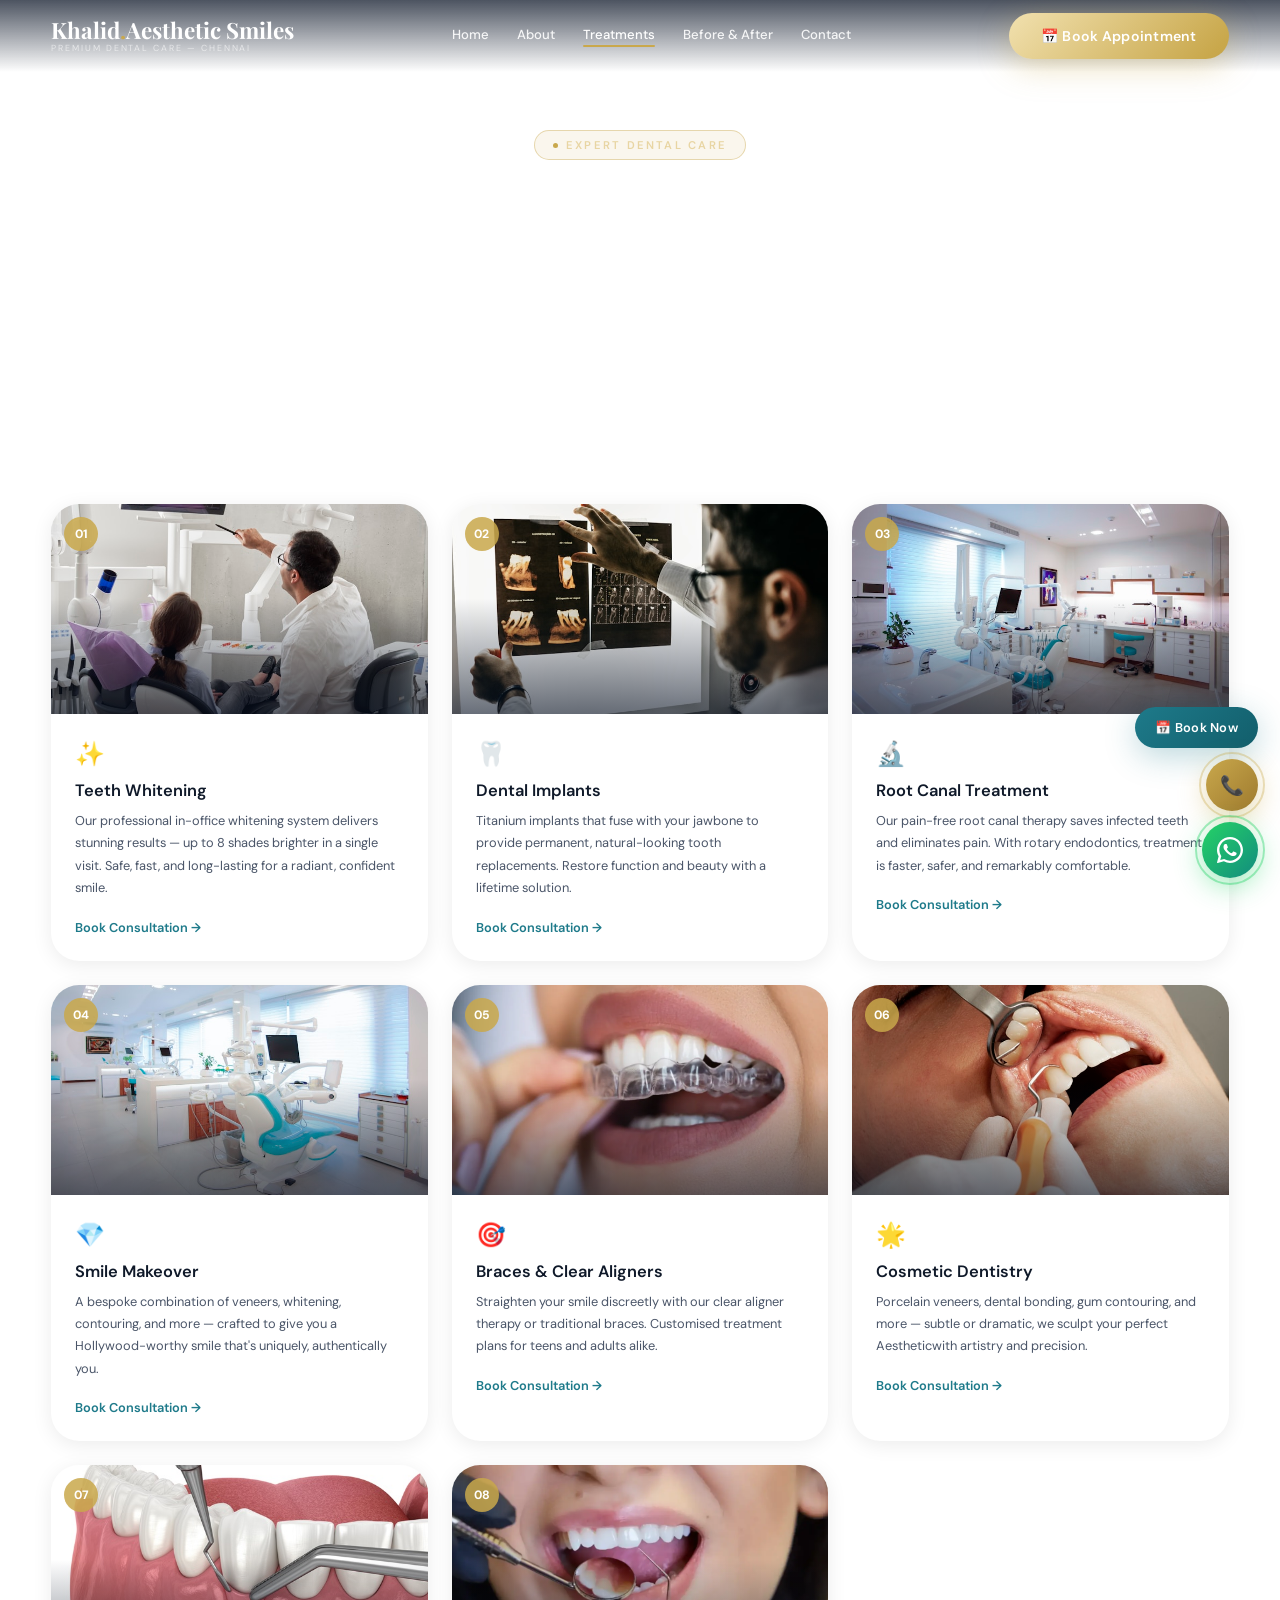
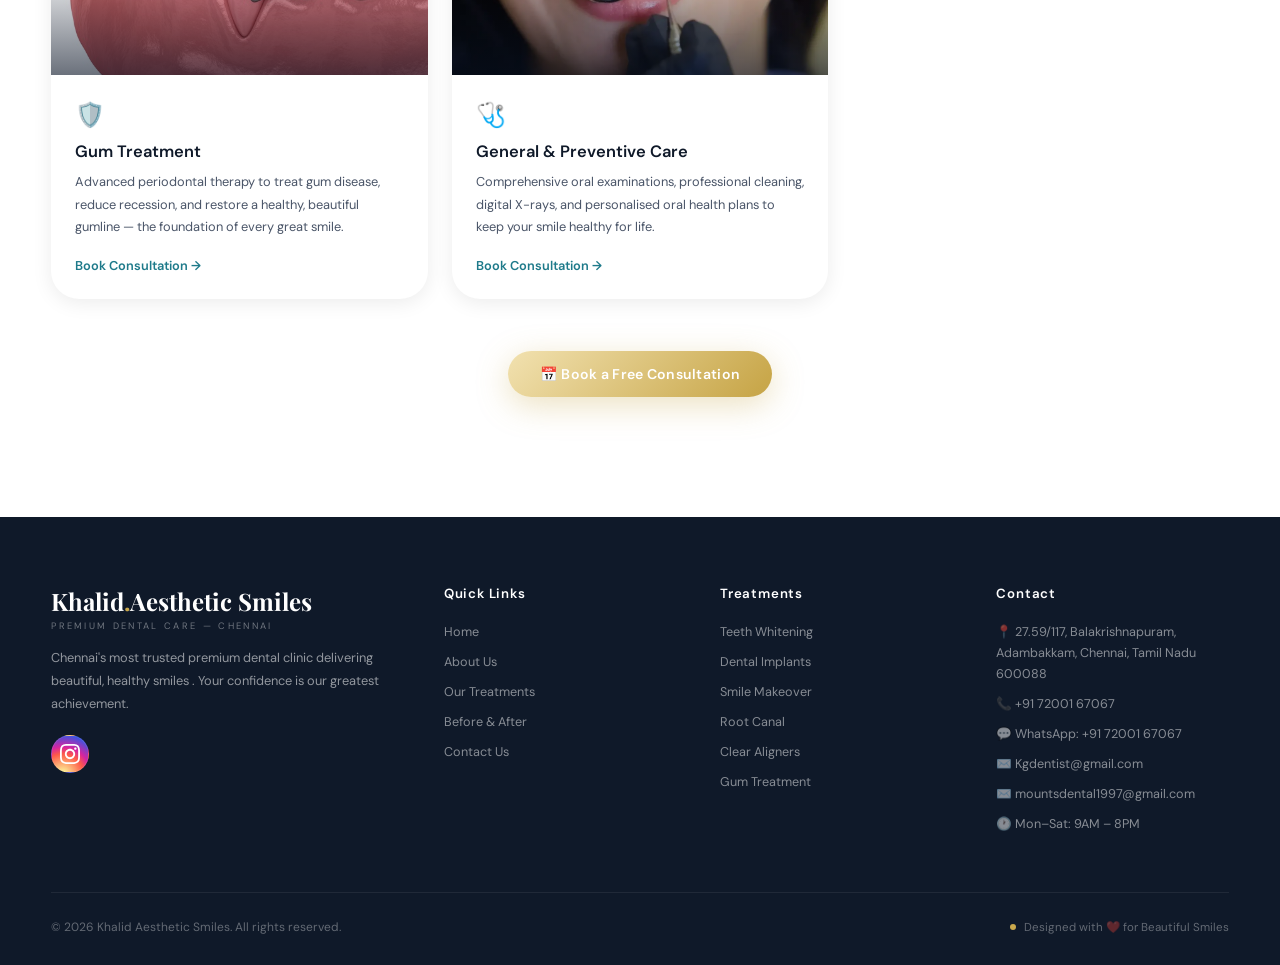
<file: pages/treatments.html>
<!DOCTYPE html>
<html lang="en">
<head>
<meta charset="UTF-8">
<meta name="viewport" content="width=device-width, initial-scale=1.0">
<title>Treatments | Khalid Aesthetic Smiles – Chennai</title>
<link rel="preconnect" href="https://fonts.googleapis.com">
<link href="https://fonts.googleapis.com/css2?family=Playfair+Display:ital,wght@0,400;0,600;0,700;1,400;1,600&family=DM+Sans:wght@300;400;500;600&display=swap" rel="stylesheet">
<link rel="stylesheet" href="../css/style.css">

</head>
<style>
  .social-btn:hover { transform: scale(1.1); opacity: 0.88; }

.social-btn.fb { background: #1877F2; }
.social-btn.ig { background: radial-gradient(circle at 30% 107%, #fdf497 0%, #fdf497 5%, #fd5949 45%, #d6249f 60%, #285AEB 90%); }
.social-btn.yt { background: #FF0000; }
.social-btn.li { background: #0A66C2; }
  </style>
<body>

<nav id="navbar">
  <div class="container">
    <div class="nav-inner">
      <a class="logo" href="../index.html">
        <span class="logo-main">Khalid<span class="logo-dot">.</span>Aesthetic Smiles</span>
        <span class="logo-sub">Premium Dental Care — Chennai</span>
      </a>
      <div class="nav-links">
        <a href="../index.html">Home</a>
        <a href="about.html">About</a>
        <a href="treatments.html" class="active">Treatments</a>
        <a href="before-after.html">Before &amp; After</a>
        <a href="contact.html">Contact</a>
      </div>
      <div class="nav-cta">
        <a class="btn btn-gold" href="contact.html">📅 Book Appointment</a>
      </div>
      <div class="hamburger" onclick="toggleMobile()"><span></span><span></span><span></span></div>
    </div>
  </div>
</nav>

<div class="mobile-menu" id="mobileMenu">
  <span class="mobile-close" onclick="toggleMobile()">✕</span>
  <a href="../index.html" onclick="toggleMobile()">Home</a>
  <a href="about.html" onclick="toggleMobile()">About</a>
  <a href="treatments.html" onclick="toggleMobile()">Treatments</a>
  <a href="before-after.html" onclick="toggleMobile()">Before &amp; After</a>
  <a href="contact.html" onclick="toggleMobile()">Contact</a>
  <a class="btn btn-gold" href="contact.html" onclick="toggleMobile()">📅 Book Appointment</a>
</div>

<div class="page-hero" style="background-image:url('https://images.unsplash.com/photo-1606811971618-4486d14f3f99?w=1600&q=70')">
  <div class="container reveal">
    <div class="section-tag" style="color:var(--gold-lt);border-color:rgba(201,168,76,0.4);background:rgba(201,168,76,0.1)">Expert Dental Care</div>
    <h1>Our Treatments</h1>
    <p>Comprehensive dental services delivered with precision, care, and the finest technology — designed to give you the smile of your dreams.</p>
  </div>
</div>

<section style="padding:100px 0;background:var(--white)">
  <div class="container">
    <div class="treat-grid">
      <div class="treat-card reveal">
        <div class="treat-img"><img src="../img/g3.jpg" alt="Teeth Whitening"><div class="treat-overlay"></div><div class="treat-num">01</div></div>
        <div class="treat-body"><div class="treat-icon">✨</div><h3>Teeth Whitening</h3><p>Our professional in-office whitening system delivers stunning results — up to 8 shades brighter in a single visit. Safe, fast, and long-lasting for a radiant, confident smile.</p><a class="treat-learn" href="contact.html">Book Consultation →</a></div>
      </div>
      <div class="treat-card reveal d1">
        <div class="treat-img"><img src="../img/g4.jpg" alt="Dental Implants"><div class="treat-overlay"></div><div class="treat-num">02</div></div>
        <div class="treat-body"><div class="treat-icon">🦷</div><h3>Dental Implants</h3><p>Titanium implants that fuse with your jawbone to provide permanent, natural-looking tooth replacements. Restore function and beauty with a lifetime solution.</p><a class="treat-learn" href="contact.html">Book Consultation →</a></div>
      </div>
      <div class="treat-card reveal d2">
        <div class="treat-img"><img src="../img/g5.jpg" alt="Root Canal"><div class="treat-overlay"></div><div class="treat-num">03</div></div>
        <div class="treat-body"><div class="treat-icon">🔬</div><h3>Root Canal Treatment</h3><p>Our pain-free root canal therapy saves infected teeth and eliminates pain. With rotary endodontics, treatment is faster, safer, and remarkably comfortable.</p><a class="treat-learn" href="contact.html">Book Consultation →</a></div>
      </div>
      <div class="treat-card reveal">
        <div class="treat-img"><img src="../img/g6.jpg" alt="Smile Makeover"><div class="treat-overlay"></div><div class="treat-num">04</div></div>
        <div class="treat-body"><div class="treat-icon">💎</div><h3>Smile Makeover</h3><p>A bespoke combination of veneers, whitening, contouring, and more — crafted to give you a Hollywood-worthy smile that's uniquely, authentically you.</p><a class="treat-learn" href="contact.html">Book Consultation →</a></div>
      </div>
      <div class="treat-card reveal d1">
        <div class="treat-img"><img src="../img/t-1.jpg" alt="Braces"><div class="treat-overlay"></div><div class="treat-num">05</div></div>
        <div class="treat-body"><div class="treat-icon">🎯</div><h3>Braces &amp; Clear Aligners</h3><p>Straighten your smile discreetly with our clear aligner therapy or traditional braces. Customised treatment plans for teens and adults alike.</p><a class="treat-learn" href="contact.html">Book Consultation →</a></div>
      </div>
      <div class="treat-card reveal d2">
        <div class="treat-img"><img src="../img/g7.jpg" alt="Cosmetic Dentistry"><div class="treat-overlay"></div><div class="treat-num">06</div></div>
        <div class="treat-body"><div class="treat-icon">🌟</div><h3>Cosmetic Dentistry</h3><p>Porcelain veneers, dental bonding, gum contouring, and more — subtle or dramatic, we sculpt your perfect Aestheticwith artistry and precision.</p><a class="treat-learn" href="contact.html">Book Consultation →</a></div>
      </div>
      <div class="treat-card reveal">
        <div class="treat-img"><img src="../img/g1.jpg" alt="Gum Treatment"><div class="treat-overlay"></div><div class="treat-num">07</div></div>
        <div class="treat-body"><div class="treat-icon">🛡️</div><h3>Gum Treatment</h3><p>Advanced periodontal therapy to treat gum disease, reduce recession, and restore a healthy, beautiful gumline — the foundation of every great smile.</p><a class="treat-learn" href="contact.html">Book Consultation →</a></div>
      </div>
      <div class="treat-card reveal d1">
        <div class="treat-img"><img src="../img/g2.jpg" alt="General Care"><div class="treat-overlay"></div><div class="treat-num">08</div></div>
        <div class="treat-body"><div class="treat-icon">🩺</div><h3>General &amp; Preventive Care</h3><p>Comprehensive oral examinations, professional cleaning, digital X-rays, and personalised oral health plans to keep your smile healthy for life.</p><a class="treat-learn" href="contact.html">Book Consultation →</a></div>
      </div>
    </div>
    <div style="text-align:center;margin-top:52px;padding-bottom:20px">
      <a class="btn btn-gold" href="contact.html">📅 Book a Free Consultation</a>
    </div>
  </div>
</section>

<footer>
  <div class="container">
    <div class="footer-grid">
      <div class="footer-brand">
        <div class="flogo">Khalid<span style="color:var(--gold)">.</span>Aesthetic Smiles</div>
        <div style="font-size:0.58rem;letter-spacing:0.25em;text-transform:uppercase;color:rgba(255,255,255,0.4);margin-top:3px">Premium Dental Care — Chennai</div>
        <p class="footer-about">Chennai's most trusted premium dental clinic delivering beautiful, healthy smiles . Your confidence is our greatest achievement.</p>
         <div class="footer-socials">
  
  <!-- Instagram -->
  <a class="social-btn ig" href="https://www.instagram.com/khalidsdentalcare?igsh=MTF2djk2amh2d2V0Zw%3D%3D" title="Instagram" aria-label="Instagram" target="_blank">
    <svg width="20" height="20" viewBox="0 0 24 24" fill="#fff"><path d="M12 2.163c3.204 0 3.584.012 4.85.07 3.252.148 4.771 1.691 4.919 4.919.058 1.265.069 1.645.069 4.849 0 3.205-.012 3.584-.069 4.849-.149 3.225-1.664 4.771-4.919 4.919-1.266.058-1.644.07-4.85.07-3.204 0-3.584-.012-4.849-.07-3.26-.149-4.771-1.699-4.919-4.92-.058-1.265-.07-1.644-.07-4.849 0-3.204.013-3.583.07-4.849.149-3.227 1.664-4.771 4.919-4.919 1.266-.057 1.645-.069 4.849-.069zm0-2.163c-3.259 0-3.667.014-4.947.072-4.358.2-6.78 2.618-6.98 6.98-.059 1.281-.073 1.689-.073 4.948 0 3.259.014 3.668.072 4.948.2 4.358 2.618 6.78 6.98 6.98 1.281.058 1.689.072 4.948.072 3.259 0 3.668-.014 4.948-.072 4.354-.2 6.782-2.618 6.979-6.98.059-1.28.073-1.689.073-4.948 0-3.259-.014-3.667-.072-4.947-.196-4.354-2.617-6.78-6.979-6.98-1.281-.059-1.69-.073-4.949-.073zm0 5.838c-3.403 0-6.162 2.759-6.162 6.162s2.759 6.163 6.162 6.163 6.162-2.759 6.162-6.163c0-3.403-2.759-6.162-6.162-6.162zm0 10.162c-2.209 0-4-1.79-4-4 0-2.209 1.791-4 4-4s4 1.791 4 4c0 2.21-1.791 4-4 4zm6.406-11.845c-.796 0-1.441.645-1.441 1.44s.645 1.44 1.441 1.44c.795 0 1.439-.645 1.439-1.44s-.644-1.44-1.439-1.44z"/></svg>
  </a>

</div>
      </div>
      <div class="footer-col">
        <h4>Quick Links</h4>
        <ul>
          <li><a href="../index.html">Home</a></li>
          <li><a href="about.html">About Us</a></li>
          <li><a href="treatments.html">Our Treatments</a></li>
          <li><a href="before-after.html">Before &amp; After</a></li>
          <li><a href="contact.html">Contact Us</a></li>
        </ul>
      </div>
      <div class="footer-col">
        <h4>Treatments</h4>
        <ul>
          <li><a href="treatments.html">Teeth Whitening</a></li>
          <li><a href="treatments.html">Dental Implants</a></li>
          <li><a href="treatments.html">Smile Makeover</a></li>
          <li><a href="treatments.html">Root Canal</a></li>
          <li><a href="treatments.html">Clear Aligners</a></li>
          <li><a href="treatments.html">Gum Treatment</a></li>
        </ul>
      </div>
      <div class="footer-col">
        <h4>Contact</h4>
        <ul>
          <li><a href="#">📍 27.59/117, Balakrishnapuram, Adambakkam, Chennai, Tamil Nadu 600088</a></li>
          <li><a href="tel:+917200167067">📞 +91 72001 67067</a></li>
          <li><a href="https://wa.me/917200167067" target="_blank" rel="noopener noreferrer">💬 WhatsApp: +91 72001 67067</a></li>
          <li><a href="mailto:Kgdentist@gmail.com">✉️ Kgdentist@gmail.com</a></li>
          <li><a href="mailto:mountsdental1997@gmail.com">✉️ mountsdental1997@gmail.com</a></li>
          <li><a href="#">🕐 Mon–Sat: 9AM – 8PM</a></li>
        </ul>
      </div>
    </div>
    <div class="footer-bottom">
      <div class="footer-copy">© 2026 Khalid Aesthetic Smiles. All rights reserved.</div>
      <div class="footer-badge"><div class="gold-dot"></div>Designed with ❤️ for Beautiful Smiles</div>
    </div>
  </div>
</footer>

<div class="float-actions">
  <a class="btn btn-teal float-book" href="contact.html">📅 Book Now</a>
  <div class="float-call-wrap">
    <span class="float-tooltip">Call Us</span>
    <a class="float-call" href="tel:+917200167067">📞</a>
  </div>
  <div class="float-wa-wrap">
    <span class="float-tooltip">WhatsApp</span>
    <a class="float-wa" href="https://wa.me/917200167067" target="_blank">
      <svg width="26" height="26" viewBox="0 0 24 24" fill="white"><path d="M17.472 14.382c-.297-.149-1.758-.867-2.03-.967-.273-.099-.471-.148-.67.15-.197.297-.767.966-.94 1.164-.173.199-.347.223-.644.075-.297-.15-1.255-.463-2.39-1.475-.883-.788-1.48-1.761-1.653-2.059-.173-.297-.018-.458.13-.606.134-.133.298-.347.446-.52.149-.174.198-.298.298-.497.099-.198.05-.371-.025-.52-.075-.149-.669-1.612-.916-2.207-.242-.579-.487-.5-.669-.51-.173-.008-.371-.01-.57-.01-.198 0-.52.074-.792.372-.272.297-1.04 1.016-1.04 2.479 0 1.462 1.065 2.875 1.213 3.074.149.198 2.096 3.2 5.077 4.487.709.306 1.262.489 1.694.625.712.227 1.36.195 1.871.118.571-.085 1.758-.719 2.006-1.413.248-.694.248-1.289.173-1.413-.074-.124-.272-.198-.57-.347z"/><path d="M12 0C5.373 0 0 5.373 0 12c0 2.114.548 4.103 1.508 5.836L.057 23.293a.5.5 0 00.607.65l5.674-1.484A11.945 11.945 0 0012 24c6.627 0 12-5.373 12-12S18.627 0 12 0zm0 21.818a9.794 9.794 0 01-4.964-1.349l-.356-.212-3.668.96.977-3.572-.232-.368A9.818 9.818 0 012.182 12C2.182 6.578 6.578 2.182 12 2.182S21.818 6.578 21.818 12 17.422 21.818 12 21.818z"/></svg>
    </a>
  </div>
</div>

<script src="../js/main.js"></script>
</body>
</html>
</file>
<file: css/style.css>
/* ══════════════════════════════════════════════
   KHALID Aesthetic SMILES — MASTER STYLESHEET
   ══════════════════════════════════════════════ */

@import url('https://fonts.googleapis.com/css2?family=Playfair+Display:ital,wght@0,400;0,600;0,700;1,400;1,600&family=DM+Sans:wght@300;400;500;600&family=DM+Serif+Display:ital@0;1&display=swap');

:root {
  --gold: #C9A84C;
  --gold-lt: #E8D5A3;
  --gold-dk: #9E7A2E;
  --gold-shine: #F5E6B8;
  --teal: #1E7A8A;
  --teal-lt: #3AAABF;
  --teal-dk: #125E6B;
  --white: #FFFFFF;
  --off-white: #F7F8FC;
  --cream: #FAF8F4;
  --text: #0F1929;
  --text-md: #4A5568;
  --text-lt: #94A3B8;
  --glass: rgba(255,255,255,0.75);
  --glass-border: rgba(255,255,255,0.3);
  --shadow-xs: 0 2px 8px rgba(0,0,0,0.06);
  --shadow-sm: 0 4px 20px rgba(0,0,0,0.08);
  --shadow-md: 0 12px 40px rgba(0,0,0,0.12);
  --shadow-lg: 0 24px 60px rgba(0,0,0,0.18);
  --shadow-gold: 0 8px 32px rgba(201,168,76,0.35);
  --shadow-teal: 0 8px 32px rgba(30,122,138,0.3);
  --radius: 16px;
  --radius-lg: 28px;
  --radius-xl: 40px;
  --ease: cubic-bezier(0.4,0,0.2,1);
  --spring: cubic-bezier(0.34,1.56,0.64,1);
  --t: 0.35s;
  --navbar-h: 72px; /* ✅ Fixed navbar height variable */
}

*, *::before, *::after { margin:0; padding:0; box-sizing:border-box; }
html { scroll-behavior:smooth; font-size:16px; }
body { font-family:'DM Sans',sans-serif; color:var(--text); background:var(--white); overflow-x:hidden; }
img { max-width:100%; display:block; }
a { text-decoration:none; color:inherit; }
ul { list-style:none; }

/* ── UTILITY ── */
.container { width:92%; max-width:1240px; margin:0 auto; }
.section-tag {
  display:inline-flex; align-items:center; gap:8px;
  font-size:0.7rem; font-weight:600; letter-spacing:0.2em; text-transform:uppercase;
  color:var(--gold); background:rgba(201,168,76,0.1);
  border:1px solid rgba(201,168,76,0.35); padding:7px 18px;
  border-radius:50px; margin-bottom:16px;
}
.section-tag::before { content:''; width:5px; height:5px; border-radius:50%; background:var(--gold); }
.section-title {
  font-family:'Playfair Display',serif;
  font-size:clamp(1.8rem,3.5vw,2.8rem); /* ✅ Reduced from 3.2rem */
  font-weight:700; line-height:1.15; color:var(--text); margin-bottom:16px;
}
.section-sub { font-size:0.95rem; color:var(--text-md); line-height:1.75; max-width:580px; }
.btn {
  display:inline-flex; align-items:center; gap:9px;
  padding:14px 32px; border-radius:50px;
  font-family:'DM Sans',sans-serif; font-size:0.88rem; font-weight:600;
  cursor:pointer; border:none; transition:all var(--t) var(--ease);
  letter-spacing:0.02em; position:relative; overflow:hidden;
}
.btn::after {
  content:''; position:absolute; inset:0;
  background:rgba(255,255,255,0.15); opacity:0;
  transition:opacity var(--t);
}
.btn:hover::after { opacity:1; }
.btn-gold {
  background:linear-gradient(135deg,var(--gold-shine),var(--gold),var(--gold-dk));
  background-size:200% 200%; background-position:0% 50%;
  color:#fff; box-shadow:var(--shadow-gold);
}
.btn-gold:hover { background-position:100% 50%; transform:translateY(-2px); box-shadow:0 16px 40px rgba(201,168,76,0.5); }
.btn-outline { background:transparent; color:var(--white); border:2px solid rgba(255,255,255,0.65); }
.btn-outline:hover { background:rgba(255,255,255,0.15); border-color:rgba(255,255,255,0.9); }
.btn-teal { background:linear-gradient(135deg,var(--teal-lt),var(--teal),var(--teal-dk)); background-size:200% 200%; color:#fff; box-shadow:var(--shadow-teal); }
.btn-teal:hover { transform:translateY(-2px); box-shadow:0 16px 40px rgba(30,122,138,0.45); background-position:100% 50%; }
.reveal { opacity:0; transform:translateY(40px); transition:opacity 0.75s ease,transform 0.75s ease; }
.reveal.visible { opacity:1; transform:none; }
.reveal-left { opacity:0; transform:translateX(-50px); transition:opacity 0.75s ease,transform 0.75s ease; }
.reveal-left.visible { opacity:1; transform:none; }
.reveal-right { opacity:0; transform:translateX(50px); transition:opacity 0.75s ease,transform 0.75s ease; }
.reveal-right.visible { opacity:1; transform:none; }
.d1{transition-delay:.1s}.d2{transition-delay:.2s}.d3{transition-delay:.3s}.d4{transition-delay:.4s}.d5{transition-delay:.5s}

/* ══════════════
   NAVBAR  ✅ FIXED
══════════════ */
#navbar {
  position:fixed; top:0; left:0; right:0; z-index:1000;
  height:var(--navbar-h);
  display:flex; align-items:center;
  padding:0;
  transition:all var(--t) var(--ease);
  /* ✅ Subtle gradient so it separates from hero without full block */
  background:linear-gradient(to bottom, rgba(8,18,36,0.72) 0%, rgba(8,18,36,0) 100%);
}
#navbar.scrolled {
  background:rgba(255,255,255,0.97);
  backdrop-filter:blur(24px) saturate(180%);
  box-shadow:0 1px 0 rgba(0,0,0,0.06),var(--shadow-sm);
  height:64px;
}
.nav-inner { display:flex; align-items:center; justify-content:space-between; gap:20px; width:100%; }
.logo { display:flex; flex-direction:column; line-height:1; gap:2px; }
.logo-main {
  font-family:'Playfair Display',serif; font-size:1.4rem; font-weight:700; /* ✅ Slightly smaller */
  color:var(--white); transition:color var(--t);
}
.logo-dot { color:var(--gold); }
.logo-sub {
  font-size:0.55rem; letter-spacing:0.22em; text-transform:uppercase;
  color:rgba(255,255,255,0.6); transition:color var(--t);
}
#navbar.scrolled .logo-main { color:var(--text); }
#navbar.scrolled .logo-sub { color:var(--text-lt); }
.nav-links { display:flex; align-items:center; gap:28px; } /* ✅ Reduced gap */
.nav-links a {
  font-size:0.82rem; font-weight:500;
  color:rgba(255,255,255,0.9); transition:all var(--t);
  position:relative; padding-bottom:4px;
}
.nav-links a::after {
  content:''; position:absolute; bottom:0; left:0; width:0;
  height:2px; background:var(--gold); border-radius:2px; transition:width var(--t);
}
.nav-links a:hover { color:var(--white); }
.nav-links a:hover::after, .nav-links a.active::after { width:100%; }
.nav-links a.active { color:var(--white); }
#navbar.scrolled .nav-links a { color:var(--text-md); }
#navbar.scrolled .nav-links a:hover,
#navbar.scrolled .nav-links a.active { color:var(--teal); }
.nav-cta { display:flex; align-items:center; gap:10px; }
.hamburger { display:none; flex-direction:column; gap:5px; cursor:pointer; padding:6px; }
.hamburger span { width:26px; height:2px; background:var(--white); border-radius:2px; transition:all var(--t); display:block; }
#navbar.scrolled .hamburger span { background:var(--text); }

/* Mobile Menu */
.mobile-menu {
  display:none; position:fixed; inset:0;
  background:rgba(255,255,255,0.98); backdrop-filter:blur(24px);
  z-index:999; flex-direction:column; align-items:center;
  justify-content:center; gap:28px;
}
.mobile-menu.open { display:flex; animation:fadeIn 0.25s ease; }
@keyframes fadeIn { from{opacity:0} to{opacity:1} }
.mobile-menu a {
  font-size:1.5rem; font-family:'Playfair Display',serif;
  font-weight:600; color:var(--text); transition:color var(--t);
}
.mobile-menu a:hover { color:var(--teal); }
.mobile-close { position:absolute; top:24px; right:28px; font-size:1.6rem; cursor:pointer; color:var(--text-md); }

/* ══════════════
   HERO SLIDER  ✅ FIXED
══════════════ */
#hero {
  position:relative;
  height:100vh;
  min-height:600px;
  max-height:860px; /* ✅ Cap max height so it doesn't go too tall */
  overflow:hidden;
}

/* Slides */
.slides-wrap { position:absolute; inset:0; }
.slide { position:absolute; inset:0; opacity:0; transition:opacity 1.4s ease; z-index:1; }
.slide.active { opacity:1; z-index:2; }
.slide-bg {
  position:absolute; inset:0; background-size:cover; background-position:center;
  transform:scale(1.08); transition:transform 8s linear; will-change:transform;
}
.slide.active .slide-bg { transform:scale(1); }
.slide-overlay {
  position:absolute; inset:0;
  background:linear-gradient(105deg,rgba(8,18,36,0.80) 0%,rgba(8,18,36,0.52) 55%,rgba(8,18,36,0.18) 100%);
}

.slide-1 .slide-bg { background-image:url('../img/banner_image1.jpg'); }
.slide-2 .slide-bg { background-image:url('../img/banner_image2.jpg'); }
.slide-3 .slide-bg { background-image:url('../img/banner_image1.jpg'); }

/* ✅ Hero Content — properly spaced below navbar */
.hero-content {
  position:relative; z-index:10; height:100%;
  display:flex; align-items:center;
  padding-top:var(--navbar-h); /* ✅ Exactly navbar height — no overlap */
}
.hero-inner { max-width:600px; } /* ✅ Constrained width */

.hero-badge {
  display:inline-flex; align-items:center; gap:10px;
  background:rgba(201,168,76,0.15); border:1px solid rgba(201,168,76,0.45);
  backdrop-filter:blur(10px); border-radius:50px;
  padding:8px 20px; color:var(--gold-lt);
  font-size:0.7rem; font-weight:600; letter-spacing:0.16em;
  text-transform:uppercase; margin-bottom:20px; /* ✅ Tighter margin */
  animation:slideDown 0.8s var(--spring) 0.3s both;
}
.badge-dot {
  width:7px; height:7px; border-radius:50%; background:var(--gold);
  animation:pulseDot 2.2s infinite;
}
@keyframes pulseDot { 0%,100%{opacity:1;transform:scale(1)} 50%{opacity:0.5;transform:scale(1.6)} }
@keyframes slideDown { from{opacity:0;transform:translateY(-20px)} to{opacity:1;transform:none} }

/* ✅ KEY FIX — Hero title much smaller */
.hero-title {
  font-family:'Playfair Display',serif;
  font-size:clamp(2rem, 4.5vw, 3.6rem); /* ✅ Was clamp(2.6rem,6.5vw,5.2rem) — now 30% smaller */
  font-weight:700; color:var(--white);
  line-height:1.12; margin-bottom:18px;
  animation:heroUp 0.9s var(--ease) 0.5s both;
}
.hero-title em { color:var(--gold-lt); font-style:italic; }

.hero-sub {
  font-size:0.95rem; color:rgba(255,255,255,0.78); /* ✅ Slightly smaller */
  line-height:1.75; max-width:480px; margin-bottom:30px;
  animation:heroUp 0.9s var(--ease) 0.7s both;
}
@keyframes heroUp { from{opacity:0;transform:translateY(28px)} to{opacity:1;transform:none} }

.hero-btns {
  display:flex; flex-wrap:wrap; gap:12px; margin-bottom:40px; /* ✅ Tighter */
  animation:heroUp 0.9s var(--ease) 0.9s both;
}

/* ✅ Stats bar — more compact */
.hero-stats {
  display:flex; gap:0; flex-wrap:wrap;
  background:rgba(255,255,255,0.08); backdrop-filter:blur(14px);
  border:1px solid rgba(255,255,255,0.12); border-radius:16px;
  overflow:hidden; animation:heroUp 0.9s var(--ease) 1.1s both;
}
.hero-stat {
  padding:14px 24px; /* ✅ Reduced from 18px 32px */
  border-right:1px solid rgba(255,255,255,0.1); text-align:center;
  flex:1; min-width:80px;
}
.hero-stat:last-child { border-right:none; }
.hero-stat-num {
  font-family:'Playfair Display',serif; font-size:1.6rem; /* ✅ Reduced from 2rem */
  font-weight:700; color:var(--gold-lt); line-height:1; display:block;
}
.hero-stat-label {
  font-size:0.62rem; color:rgba(255,255,255,0.55);
  letter-spacing:0.08em; text-transform:uppercase; margin-top:4px; display:block;
}

/* Slide controls */
.slide-arrows {
  position:absolute; bottom:50%; transform:translateY(50%);
  width:100%; display:flex; justify-content:space-between;
  padding:0 20px; z-index:10; pointer-events:none;
}
.arrow {
  width:46px; height:46px; border-radius:50%; /* ✅ Slightly smaller */
  background:rgba(255,255,255,0.1); backdrop-filter:blur(12px);
  border:1px solid rgba(255,255,255,0.2);
  color:#fff; font-size:1rem; cursor:pointer;
  display:flex; align-items:center; justify-content:center;
  transition:all var(--t); pointer-events:all;
  font-weight:600;
}
.arrow:hover { background:var(--gold); border-color:var(--gold); transform:scale(1.08); }

.slide-indicators {
  position:absolute; bottom:28px; left:50%; transform:translateX(-50%);
  display:flex; gap:10px; z-index:10; align-items:center;
}
.dot {
  width:8px; height:8px; border-radius:50%;
  background:rgba(255,255,255,0.35); cursor:pointer; transition:all var(--t);
}
.dot.active { width:28px; border-radius:4px; background:var(--gold); }

/* Slide progress line */
.slide-progress {
  position:absolute; bottom:0; left:0; height:3px;
  background:linear-gradient(90deg,var(--gold),var(--gold-lt));
  z-index:10; transition:width 0.1s linear; width:0%;
}

/* ══════════════
   INTRO STRIP
══════════════ */
.intro-strip {
  background:linear-gradient(135deg,var(--teal-dk),var(--teal));
  padding:22px 0; position:relative; overflow:hidden;
}
.intro-strip::before {
  content:''; position:absolute; inset:0;
  background:repeating-linear-gradient(45deg,transparent,transparent 40px,rgba(255,255,255,0.02) 40px,rgba(255,255,255,0.02) 80px);
}
.strip-inner { display:flex; justify-content:space-evenly; flex-wrap:wrap; gap:14px; position:relative; }
.strip-item { display:flex; align-items:center; gap:14px; color:#fff; }
.strip-icon {
  width:44px; height:44px; background:rgba(255,255,255,0.12);
  border:1px solid rgba(255,255,255,0.2); border-radius:13px;
  display:flex; align-items:center; justify-content:center; font-size:1.1rem; flex-shrink:0;
}
.strip-text strong { display:block; font-size:0.86rem; font-weight:600; }
.strip-text span { font-size:0.72rem; opacity:0.75; }

/* ══════════════
   ABOUT SHORT
══════════════ */
.about-short { padding:100px 0; background:var(--cream); }
.about-grid { display:grid; grid-template-columns:1fr 1fr; gap:72px; align-items:center; }
.about-img-wrap { position:relative; }
.about-img-main { border-radius:var(--radius-lg); overflow:hidden; box-shadow:var(--shadow-lg); }
.about-img-main img { width:100%; height:480px; object-fit:cover; transition:transform 0.6s ease; }
.about-img-main:hover img { transform:scale(1.04); }
.about-img-float {
  position:absolute; bottom:-24px; right:-24px;
  width:160px; border-radius:var(--radius);
  overflow:hidden; box-shadow:var(--shadow-md); border:4px solid var(--white);
}
.about-img-float img { width:100%; height:120px; object-fit:cover; }
.about-badge-float {
  position:absolute; top:24px; left:-20px;
  background:linear-gradient(135deg,var(--gold),var(--gold-dk));
  color:#fff; border-radius:var(--radius); padding:16px 20px;
  box-shadow:var(--shadow-gold); text-align:center;
}
.about-badge-float strong { display:block; font-family:'Playfair Display',serif; font-size:2rem; line-height:1; }
.about-badge-float span { font-size:0.65rem; letter-spacing:0.1em; opacity:0.88; }
.about-text .section-sub { max-width:100%; margin-bottom:24px; }
.about-features { display:grid; grid-template-columns:1fr 1fr; gap:12px; margin-top:24px; }
.about-feat {
  display:flex; align-items:flex-start; gap:12px;
  padding:13px 15px; background:var(--white); border-radius:13px;
  border:1px solid rgba(0,0,0,0.05); transition:all var(--t);
}
.about-feat:hover { box-shadow:var(--shadow-sm); transform:translateY(-2px); }
.feat-icon {
  width:36px; height:36px;
  background:linear-gradient(135deg,var(--teal),var(--teal-lt));
  border-radius:11px; display:flex; align-items:center; justify-content:center;
  color:#fff; font-size:0.9rem; flex-shrink:0;
}
.feat-text strong { display:block; font-size:0.82rem; font-weight:600; margin-bottom:2px; }
.feat-text span { font-size:0.72rem; color:var(--text-md); }

/* ══════════════
   SERVICES
══════════════ */
.services { padding:100px 0; background:var(--white); }
.services-header { text-align:center; margin-bottom:56px; }
.services-header .section-sub { margin:0 auto; }
.services-grid { display:grid; grid-template-columns:repeat(auto-fit,minmax(300px,1fr)); gap:24px; }
.service-card {
  background:var(--white); border-radius:var(--radius-lg);
  overflow:hidden; box-shadow:var(--shadow-sm);
  transition:all var(--t) var(--ease); cursor:pointer;
  border:1px solid rgba(0,0,0,0.04);
}
.service-card:hover { transform:translateY(-10px); box-shadow:var(--shadow-lg); }
.service-img { height:200px; overflow:hidden; position:relative; }
.service-img img { width:100%; height:100%; object-fit:cover; transition:transform 0.6s ease; }
.service-card:hover .service-img img { transform:scale(1.1); }
.service-img-overlay {
  position:absolute; inset:0;
  background:linear-gradient(to top,rgba(10,20,40,0.5),transparent 60%);
}
.service-badge {
  position:absolute; top:12px; right:12px;
  background:linear-gradient(135deg,var(--gold),var(--gold-dk));
  color:#fff; border-radius:50px; padding:4px 13px;
  font-size:0.68rem; font-weight:700; letter-spacing:0.04em;
}
.service-body { padding:24px; }
.service-icon {
  width:46px; height:46px; border-radius:14px;
  background:linear-gradient(135deg,rgba(30,122,138,0.08),rgba(30,122,138,0.18));
  display:flex; align-items:center; justify-content:center;
  font-size:1.3rem; margin-bottom:14px;
}
.service-body h3 { font-size:1.05rem; font-weight:600; margin-bottom:8px; }
.service-body p { font-size:0.81rem; color:var(--text-md); line-height:1.7; margin-bottom:16px; }
.learn-more {
  display:inline-flex; align-items:center; gap:6px;
  font-size:0.79rem; font-weight:600; color:var(--teal); transition:all var(--t);
}
.learn-more:hover { gap:12px; }

/* ══════════════
   BEFORE/AFTER
══════════════ */
.before-after { padding:100px 0; background:var(--off-white); }
.ba-header { text-align:center; margin-bottom:56px; }
.ba-header .section-sub { margin:0 auto; }
.ba-grid { display:grid; grid-template-columns:repeat(auto-fit,minmax(320px,1fr)); gap:28px; }
.ba-card {
  background:var(--white); border-radius:var(--radius-lg);
  overflow:hidden; box-shadow:var(--shadow-sm); transition:all var(--t);
}
.ba-card:hover { box-shadow:var(--shadow-md); transform:translateY(-5px); }
.ba-compare { position:relative; height:260px; overflow:hidden; cursor:col-resize; user-select:none; }
.ba-before,.ba-after { position:absolute; inset:0; }
.ba-before img,.ba-after img { width:100%; height:100%; object-fit:cover; }
.ba-after { clip-path:inset(0 50% 0 0); }
.ba-divider { position:absolute; top:0; bottom:0; left:50%; width:3px; background:var(--white); transform:translateX(-50%); z-index:5; pointer-events:none; }
.ba-handle {
  position:absolute; top:50%; left:50%; transform:translate(-50%,-50%);
  width:38px; height:38px; border-radius:50%; background:var(--white);
  box-shadow:var(--shadow-md); display:flex; align-items:center;
  justify-content:center; font-size:0.82rem; color:var(--teal); z-index:6; pointer-events:none; font-weight:700;
}
.ba-labels { position:absolute; top:12px; display:flex; justify-content:space-between; width:100%; padding:0 12px; z-index:4; pointer-events:none; }
.ba-label { background:rgba(0,0,0,0.6); color:#fff; border-radius:50px; padding:3px 12px; font-size:0.68rem; font-weight:600; letter-spacing:0.06em; }
.ba-info { padding:20px; }
.ba-info h3 { font-size:0.98rem; font-weight:600; margin-bottom:6px; }
.ba-info p { font-size:0.79rem; color:var(--text-md); line-height:1.6; margin-bottom:9px; }
.ba-tag { display:inline-block; background:rgba(30,122,138,0.1); color:var(--teal); border-radius:50px; padding:3px 13px; font-size:0.68rem; font-weight:600; }

/* ══════════════
   COUNTERS
══════════════ */
.counters {
  padding:80px 0;
  background:var(--text); position:relative; overflow:hidden;
}
.counters::before {
  content:''; position:absolute; inset:0;
  background:url('https://images.unsplash.com/photo-1631815589968-fdb09a223b1e?w=1400&q=50') center/cover;
  opacity:0.06;
}
.counters::after {
  content:''; position:absolute; inset:0;
  background:linear-gradient(135deg,rgba(15,25,41,0.9),rgba(12,50,58,0.85));
}
.counters-grid { display:grid; grid-template-columns:repeat(auto-fit,minmax(190px,1fr)); gap:0; position:relative; z-index:2; }
.counter-item { padding:36px 20px; text-align:center; border-right:1px solid rgba(255,255,255,0.08); }
.counter-item:last-child { border-right:none; }
.counter-num {
  font-family:'Playfair Display',serif; font-size:3.2rem; /* ✅ Slightly reduced */
  font-weight:700; color:var(--gold-lt); line-height:1; margin-bottom:10px;
}
.counter-label { font-size:0.75rem; color:rgba(255,255,255,0.55); letter-spacing:0.12em; text-transform:uppercase; }

/* ══════════════
   TESTIMONIALS
══════════════ */
.testimonials { padding:100px 0; background:var(--cream); }
.test-header { text-align:center; margin-bottom:56px; }
.test-header .section-sub { margin:0 auto; }
.test-slider-wrap { overflow:hidden; }
.test-track { display:flex; transition:transform 0.65s var(--ease); }
.test-card {
  flex:0 0 calc(33.33% - 16px);
  background:var(--white); border-radius:var(--radius-lg);
  padding:32px 28px; box-shadow:var(--shadow-sm); margin-right:24px;
  transition:all var(--t); border:1px solid rgba(0,0,0,0.04);
  position:relative;
}
.test-card:hover { box-shadow:var(--shadow-md); transform:translateY(-4px); }
.test-quote-icon { font-size:3rem; color:var(--gold); line-height:0.8; margin-bottom:16px; font-family:'Playfair Display',serif; }
.test-stars { color:var(--gold); font-size:0.85rem; margin-bottom:14px; letter-spacing:3px; }
.test-text { font-size:0.86rem; color:var(--text-md); line-height:1.8; margin-bottom:22px; font-style:italic; }
.test-author { display:flex; align-items:center; gap:13px; padding-top:16px; border-top:1px solid rgba(0,0,0,0.06); }
.test-avatar { width:46px; height:46px; border-radius:50%; overflow:hidden; border:2px solid var(--gold-lt); flex-shrink:0; }
.test-avatar img { width:100%; height:100%; object-fit:cover; }
.test-name strong { display:block; font-size:0.85rem; font-weight:600; }
.test-name span { font-size:0.72rem; color:var(--text-lt); }
.test-nav { display:flex; justify-content:center; gap:10px; margin-top:34px; align-items:center; }
.test-dot { width:8px; height:8px; border-radius:50%; background:rgba(0,0,0,0.15); cursor:pointer; transition:all var(--t); }
.test-dot.active { width:28px; border-radius:4px; background:var(--teal); }

/* ══════════════
   APPOINTMENT FORM
══════════════ */
.appt-section {
  padding:100px 0;
  background:linear-gradient(135deg,var(--teal-dk) 0%,var(--teal) 60%,#1A8A9A 100%);
  position:relative; overflow:hidden;
}
.appt-section::before {
  content:''; position:absolute; inset:0;
  background:url('https://images.unsplash.com/photo-1586773860418-d37222d8fce3?w=1400&q=40') center/cover;
  opacity:0.06;
}
.appt-section::after {
  content:''; position:absolute;
  top:-200px; right:-200px; width:600px; height:600px;
  border-radius:50%; background:rgba(255,255,255,0.04);
  pointer-events:none;
}
.appt-inner { display:grid; grid-template-columns:1fr 1fr; gap:64px; align-items:center; position:relative; z-index:2; }
.appt-text h2 { font-family:'Playfair Display',serif; font-size:clamp(1.8rem,3vw,2.6rem); color:var(--white); margin-bottom:16px; font-weight:700; }
.appt-text p { color:rgba(255,255,255,0.78); line-height:1.8; font-size:0.93rem; }
.appt-features { margin-top:26px; display:flex; flex-direction:column; gap:13px; }
.appt-feat { display:flex; align-items:center; gap:13px; color:rgba(255,255,255,0.88); font-size:0.86rem; }
.appt-feat-icon { width:32px; height:32px; border-radius:50%; background:rgba(255,255,255,0.15); display:flex; align-items:center; justify-content:center; flex-shrink:0; font-size:0.88rem; }
.appt-form-wrap { background:var(--white); border-radius:var(--radius-lg); padding:38px; box-shadow:var(--shadow-lg); }
.form-title { font-size:1.28rem; font-weight:700; margin-bottom:5px; }
.form-sub { font-size:0.79rem; color:var(--text-md); margin-bottom:24px; }
.form-group { margin-bottom:16px; }
.form-row { display:grid; grid-template-columns:1fr 1fr; gap:16px; }
.form-group label { display:block; font-size:0.75rem; font-weight:600; color:var(--text-md); margin-bottom:6px; letter-spacing:0.04em; }
.form-group input,.form-group select,.form-group textarea {
  width:100%; padding:11px 15px; border:1.5px solid #E2E8F0;
  border-radius:11px; font-family:'DM Sans',sans-serif;
  font-size:0.84rem; color:var(--text);
  background:var(--off-white); transition:all var(--t); outline:none;
}
.form-group input:focus,.form-group select:focus,.form-group textarea:focus {
  border-color:var(--teal); background:var(--white);
  box-shadow:0 0 0 3px rgba(30,122,138,0.1);
}
.form-group textarea { height:85px; resize:none; }
.submit-btn {
  width:100%; padding:14px; font-size:0.88rem; font-weight:600; cursor:pointer;
  background:linear-gradient(135deg,var(--teal),var(--teal-dk));
  color:#fff; border:none; border-radius:50px;
  font-family:'DM Sans',sans-serif; transition:all var(--t);
}
.submit-btn:hover { transform:translateY(-2px); box-shadow:var(--shadow-teal); }
.success-msg { display:none; text-align:center; padding:28px; background:rgba(30,122,138,0.07); border-radius:14px; border:1px solid rgba(30,122,138,0.2); }
.success-msg.show { display:block; animation:popIn 0.5s var(--spring); }
@keyframes popIn { from{transform:scale(0.7);opacity:0} to{transform:scale(1);opacity:1} }
.success-msg .check { font-size:2.6rem; margin-bottom:11px; }
.success-msg h4 { color:var(--teal); font-size:1.05rem; margin-bottom:6px; }
.success-msg p { color:var(--text-md); font-size:0.82rem; }

/* ══════════════
   ABOUT PAGE
══════════════ */
.page-hero {
  padding:130px 0 80px;
  background:linear-gradient(135deg,var(--text) 0%,#0D1B36 100%);
  position:relative; overflow:hidden; text-align:center;
}
.page-hero::before {
  content:''; position:absolute; inset:0;
  background-size:cover; background-position:center; opacity:0.08;
}
.page-hero h1 { font-family:'Playfair Display',serif; font-size:clamp(2rem,4.5vw,3.6rem); color:var(--white); font-weight:700; margin-bottom:16px; }
.page-hero p { color:rgba(255,255,255,0.7); font-size:1rem; max-width:560px; margin:0 auto; line-height:1.75; }
.doctor-section { display:grid; grid-template-columns:370px 1fr; gap:56px; align-items:start; padding:100px 0 80px; }
.doctor-card { background:var(--white); border-radius:var(--radius-lg); overflow:hidden; box-shadow:var(--shadow-md); position:sticky; top:90px; }
.doctor-img { height:380px; overflow:hidden; }
.doctor-img img { width:100%; height:100%; object-fit:cover; transition:transform 0.6s ease; }
.doctor-card:hover .doctor-img img { transform:scale(1.04); }
.doctor-body { padding:26px; }
.doctor-name { font-family:'Playfair Display',serif; font-size:1.55rem; font-weight:700; margin-bottom:4px; }
.doctor-qual { font-size:0.78rem; color:var(--teal); font-weight:600; margin-bottom:16px; line-height:1.6; }
.doctor-stats { display:grid; grid-template-columns:1fr 1fr; gap:11px; margin-top:16px; }
.doc-stat { background:var(--off-white); border-radius:11px; padding:14px; text-align:center; }
.doc-stat strong { display:block; font-family:'Playfair Display',serif; font-size:1.6rem; color:var(--gold); }
.doc-stat span { font-size:0.68rem; color:var(--text-md); }
.vision-mission { display:grid; grid-template-columns:1fr 1fr; gap:22px; margin-top:28px; }
.vm-card { padding:26px; border-radius:var(--radius); border:1.5px solid #E2E8F0; transition:all var(--t); }
.vm-card:hover { border-color:var(--gold-lt); box-shadow:var(--shadow-sm); }
.vm-icon { font-size:1.7rem; margin-bottom:13px; }
.vm-card h4 { font-family:'Playfair Display',serif; font-size:1.2rem; font-weight:700; margin-bottom:9px; }
.vm-card p { font-size:0.81rem; color:var(--text-md); line-height:1.75; }

.why-choose { padding:90px 0; background:var(--off-white); }
.why-grid { display:grid; grid-template-columns:repeat(auto-fit,minmax(230px,1fr)); gap:22px; margin-top:52px; }
.why-card { background:var(--white); border-radius:var(--radius); padding:30px 22px; text-align:center; box-shadow:var(--shadow-xs); transition:all var(--t); }
.why-card:hover { transform:translateY(-7px); box-shadow:var(--shadow-md); }
.why-icon { width:64px; height:64px; border-radius:50%; background:linear-gradient(135deg,rgba(201,168,76,0.12),rgba(201,168,76,0.22)); margin:0 auto 18px; display:flex; align-items:center; justify-content:center; font-size:1.6rem; }
.why-card h4 { font-size:0.95rem; font-weight:600; margin-bottom:8px; }
.why-card p { font-size:0.78rem; color:var(--text-md); line-height:1.7; }

.clinic-gallery { padding:90px 0; background:var(--white); }
.gallery-grid { display:grid; grid-template-columns:repeat(3,1fr); grid-template-rows:auto auto; gap:18px; margin-top:52px; }
.gal-item { border-radius:var(--radius); overflow:hidden; box-shadow:var(--shadow-sm); }
.gal-item:first-child { grid-row:1/3; }
.gal-item img { width:100%; height:100%; object-fit:cover; transition:transform 0.5s ease; display:block; }
.gal-item:hover img { transform:scale(1.06); }
.gal-item:first-child img { height:420px; }
.gal-item:not(:first-child) img { height:190px; }

/* ══════════════
   TREATMENTS
══════════════ */
.treat-grid { display:grid; grid-template-columns:repeat(auto-fit,minmax(300px,1fr)); gap:24px; }
.treat-card { background:var(--white); border-radius:var(--radius-lg); overflow:hidden; box-shadow:var(--shadow-sm); transition:all var(--t); }
.treat-card:hover { box-shadow:var(--shadow-md); transform:translateY(-7px); }
.treat-img { height:210px; overflow:hidden; position:relative; }
.treat-img img { width:100%; height:100%; object-fit:cover; transition:transform 0.6s ease; }
.treat-card:hover .treat-img img { transform:scale(1.07); }
.treat-overlay { position:absolute; inset:0; background:linear-gradient(to top,rgba(8,18,36,0.6),transparent 55%); }
.treat-num { position:absolute; top:13px; left:13px; width:34px; height:34px; border-radius:50%; background:rgba(201,168,76,0.85); color:#fff; font-size:0.76rem; font-weight:700; display:flex; align-items:center; justify-content:center; }
.treat-body { padding:24px; }
.treat-icon { font-size:1.5rem; margin-bottom:11px; }
.treat-body h3 { font-size:1.03rem; font-weight:600; margin-bottom:9px; }
.treat-body p { font-size:0.8rem; color:var(--text-md); line-height:1.75; margin-bottom:16px; }
.treat-learn { display:inline-flex; align-items:center; gap:6px; color:var(--teal); font-size:0.8rem; font-weight:600; transition:all var(--t); }
.treat-learn:hover { gap:12px; }

/* ══════════════
   CONTACT
══════════════ */
.contact-grid { display:grid; grid-template-columns:1fr 1.6fr; gap:56px; }
.contact-info { display:flex; flex-direction:column; gap:22px; }
.info-card { background:var(--white); border-radius:var(--radius); padding:24px; box-shadow:var(--shadow-xs); display:flex; align-items:flex-start; gap:15px; transition:all var(--t); border:1px solid rgba(0,0,0,0.04); }
.info-card:hover { box-shadow:var(--shadow-md); transform:translateY(-2px); }
.info-icon { width:48px; height:48px; border-radius:14px; background:linear-gradient(135deg,var(--teal),var(--teal-lt)); color:#fff; font-size:1.15rem; display:flex; align-items:center; justify-content:center; flex-shrink:0; }
.info-body strong { display:block; font-size:0.88rem; font-weight:600; margin-bottom:6px; }
.info-body p,.info-body a { font-size:0.81rem; color:var(--text-md); line-height:1.65; }
.info-body a:hover { color:var(--teal); }
.hours-list { display:flex; flex-direction:column; gap:4px; }
.hour-row { display:flex; justify-content:space-between; font-size:0.79rem; color:var(--text-md); }
.hour-row strong { color:var(--text); font-size:0.79rem; }
.map-wrap { border-radius:var(--radius-lg); overflow:hidden; box-shadow:var(--shadow-md); height:260px; margin-top:22px; }
.map-wrap iframe { width:100%; height:100%; border:0; }
.contact-form-wrap { background:var(--white); border-radius:var(--radius-lg); padding:42px; box-shadow:var(--shadow-md); }

/* ══════════════
   FOOTER
══════════════ */
footer { background:var(--text); color:rgba(255,255,255,0.7); padding:68px 0 30px; }
.footer-grid { display:grid; grid-template-columns:1.5fr 1fr 1fr 1fr; gap:44px; margin-bottom:50px; }
.footer-brand .flogo { font-family:'Playfair Display',serif; font-size:1.5rem; font-weight:700; color:var(--white); }
.footer-about { font-size:0.8rem; line-height:1.8; margin-top:14px; color:rgba(255,255,255,0.55); }
.footer-socials { display:flex; gap:10px; margin-top:20px; }
.social-btn { width:38px; height:38px; border-radius:50%; background:rgba(255,255,255,0.07); display:flex; align-items:center; justify-content:center; color:rgba(255,255,255,0.55); font-size:0.82rem; transition:all var(--t); border:1px solid rgba(255,255,255,0.1); }
.social-btn:hover { background:var(--gold); color:#fff; border-color:var(--gold); transform:translateY(-2px); }
.footer-col h4 { font-size:0.83rem; font-weight:600; color:var(--white); margin-bottom:18px; letter-spacing:0.06em; }
.footer-col ul li { margin-bottom:9px; }
.footer-col ul li a { font-size:0.79rem; color:rgba(255,255,255,0.5); transition:all var(--t); }
.footer-col ul li a:hover { color:var(--gold-lt); padding-left:4px; }
.footer-bottom { border-top:1px solid rgba(255,255,255,0.07); padding-top:26px; display:flex; justify-content:space-between; align-items:center; flex-wrap:wrap; gap:12px; }
.footer-copy { font-size:0.75rem; color:rgba(255,255,255,0.35); }
.footer-badge { display:flex; align-items:center; gap:8px; font-size:0.72rem; color:rgba(255,255,255,0.35); }
.footer-badge .gold-dot { width:6px; height:6px; border-radius:50%; background:var(--gold); }

/* ══════════════
   FLOATING BUTTONS
══════════════ */
.float-actions {
  position:fixed; right:22px; bottom:22px; z-index:900;
  display:flex; flex-direction:column; align-items:flex-end; gap:11px;
}
.float-wa {
  width:56px; height:56px; border-radius:50%;
  background:linear-gradient(135deg,#25D366,#128C7E);
  color:#fff; display:flex; align-items:center; justify-content:center;
  font-size:1.4rem; box-shadow:0 8px 28px rgba(37,211,102,0.45);
  transition:all var(--t) var(--spring); position:relative; cursor:pointer; text-decoration:none;
}
.float-wa:hover { transform:scale(1.12) translateY(-3px); box-shadow:0 14px 36px rgba(37,211,102,0.55); }
.float-wa::before {
  content:''; position:absolute; inset:-7px; border-radius:50%;
  border:2px solid rgba(37,211,102,0.4); animation:waRing 2.4s infinite;
}
@keyframes waRing { 0%{transform:scale(1);opacity:0.7} 100%{transform:scale(1.6);opacity:0} }
.float-call {
  width:52px; height:52px; border-radius:50%;
  background:linear-gradient(135deg,var(--gold),var(--gold-dk));
  color:#fff; display:flex; align-items:center; justify-content:center;
  font-size:1.2rem; box-shadow:0 8px 28px rgba(201,168,76,0.45);
  transition:all var(--t) var(--spring); cursor:pointer; text-decoration:none; position:relative;
}
.float-call:hover { transform:scale(1.1) translateY(-3px); box-shadow:0 14px 36px rgba(201,168,76,0.55); }
.float-call::before {
  content:''; position:absolute; inset:-7px; border-radius:50%;
  border:2px solid rgba(201,168,76,0.35); animation:callRing 2.4s infinite 1.2s;
}
@keyframes callRing { 0%{transform:scale(1);opacity:0.7} 100%{transform:scale(1.6);opacity:0} }
.float-book {
  background:linear-gradient(135deg,var(--teal),var(--teal-dk));
  color:#fff; border:none; border-radius:50px;
  padding:12px 20px; font-family:'DM Sans',sans-serif;
  font-size:0.8rem; font-weight:600; cursor:pointer;
  box-shadow:var(--shadow-teal); display:flex; align-items:center; gap:8px;
  transition:all var(--t) var(--spring); letter-spacing:0.02em; white-space:nowrap;
}
.float-book:hover { transform:translateY(-4px); box-shadow:0 16px 36px rgba(30,122,138,0.5); }
.float-wa-wrap, .float-call-wrap { position:relative; display:flex; align-items:center; }
.float-tooltip {
  position:absolute; right:66px; background:rgba(15,25,41,0.9);
  color:#fff; font-size:0.72rem; font-weight:500; padding:5px 11px;
  border-radius:7px; white-space:nowrap; pointer-events:none;
  opacity:0; transform:translateX(8px); transition:all 0.2s;
}
.float-wa-wrap:hover .float-tooltip,
.float-call-wrap:hover .float-tooltip { opacity:1; transform:translateX(0); }

/* ══════════════
   PAGE NAV BAR
══════════════ */
.page-nav {
  display:flex; justify-content:center; gap:6px; flex-wrap:wrap;
  padding:14px 0; position:sticky; top:64px;
  background:rgba(255,255,255,0.96); backdrop-filter:blur(16px);
  z-index:800; border-bottom:1px solid rgba(0,0,0,0.06);
}
.page-nav-btn {
  padding:8px 20px; border-radius:50px; border:1.5px solid #E2E8F0;
  background:transparent; font-family:'DM Sans',sans-serif;
  font-size:0.77rem; font-weight:500; color:var(--text-md); cursor:pointer; transition:all var(--t);
}
.page-nav-btn:hover,.page-nav-btn.active { background:var(--teal); color:#fff; border-color:var(--teal); }
.page-section { display:none; }
.page-section.active { display:block; }

/* ══════════════
   RESPONSIVE
══════════════ */
@media(max-width:1024px){
  .about-grid,.appt-inner { grid-template-columns:1fr; gap:40px; }
  .about-img-float { display:none; }
  .doctor-section { grid-template-columns:1fr; gap:36px; }
  .doctor-card { position:static; }
  .footer-grid { grid-template-columns:1fr 1fr; gap:32px; }
  .gallery-grid { grid-template-columns:1fr 1fr; }
  .gal-item:first-child { grid-row:auto; }
  .gal-item:first-child img,.gal-item:not(:first-child) img { height:190px; }
  .contact-grid { grid-template-columns:1fr; }
}
@media(max-width:768px){
  .nav-links,.nav-cta { display:none; }
  .hamburger { display:flex; }
  .test-card { flex:0 0 100%; }
  /* ✅ Mobile hero stats — scrollable row */
  .hero-stats {
    flex-wrap:nowrap; overflow-x:auto;
    -webkit-overflow-scrolling:touch; border-radius:12px;
    scrollbar-width:none;
  }
  .hero-stats::-webkit-scrollbar { display:none; }
  .hero-stat { padding:12px 16px; min-width:80px; }
  .hero-stat-num { font-size:1.3rem; }
  .hero-title { font-size:clamp(1.75rem,7vw,2.6rem); } /* ✅ Mobile title even smaller */
  .hero-sub { font-size:0.88rem; }
  .about-features { grid-template-columns:1fr; }
  .vision-mission { grid-template-columns:1fr; }
  .form-row { grid-template-columns:1fr; }
  .footer-grid { grid-template-columns:1fr; }
  .ba-grid,.treat-grid,.services-grid { grid-template-columns:1fr; }
  .gallery-grid { grid-template-columns:1fr; }
  .why-grid { grid-template-columns:1fr 1fr; }
  .strip-inner { flex-direction:column; gap:10px; }
  .float-book { display:none; }
}
@media(max-width:480px){
  .hero-title { font-size:1.75rem; line-height:1.15; }
  .hero-sub { font-size:0.85rem; max-width:100%; }
  .why-grid { grid-template-columns:1fr; }
  .hero-stats { flex-wrap:wrap; }
  .hero-stat { min-width:calc(50% - 1px); }
  .hero-btns { gap:10px; }
  .hero-btns .btn { padding:12px 22px; font-size:0.82rem; }
}
</file>
